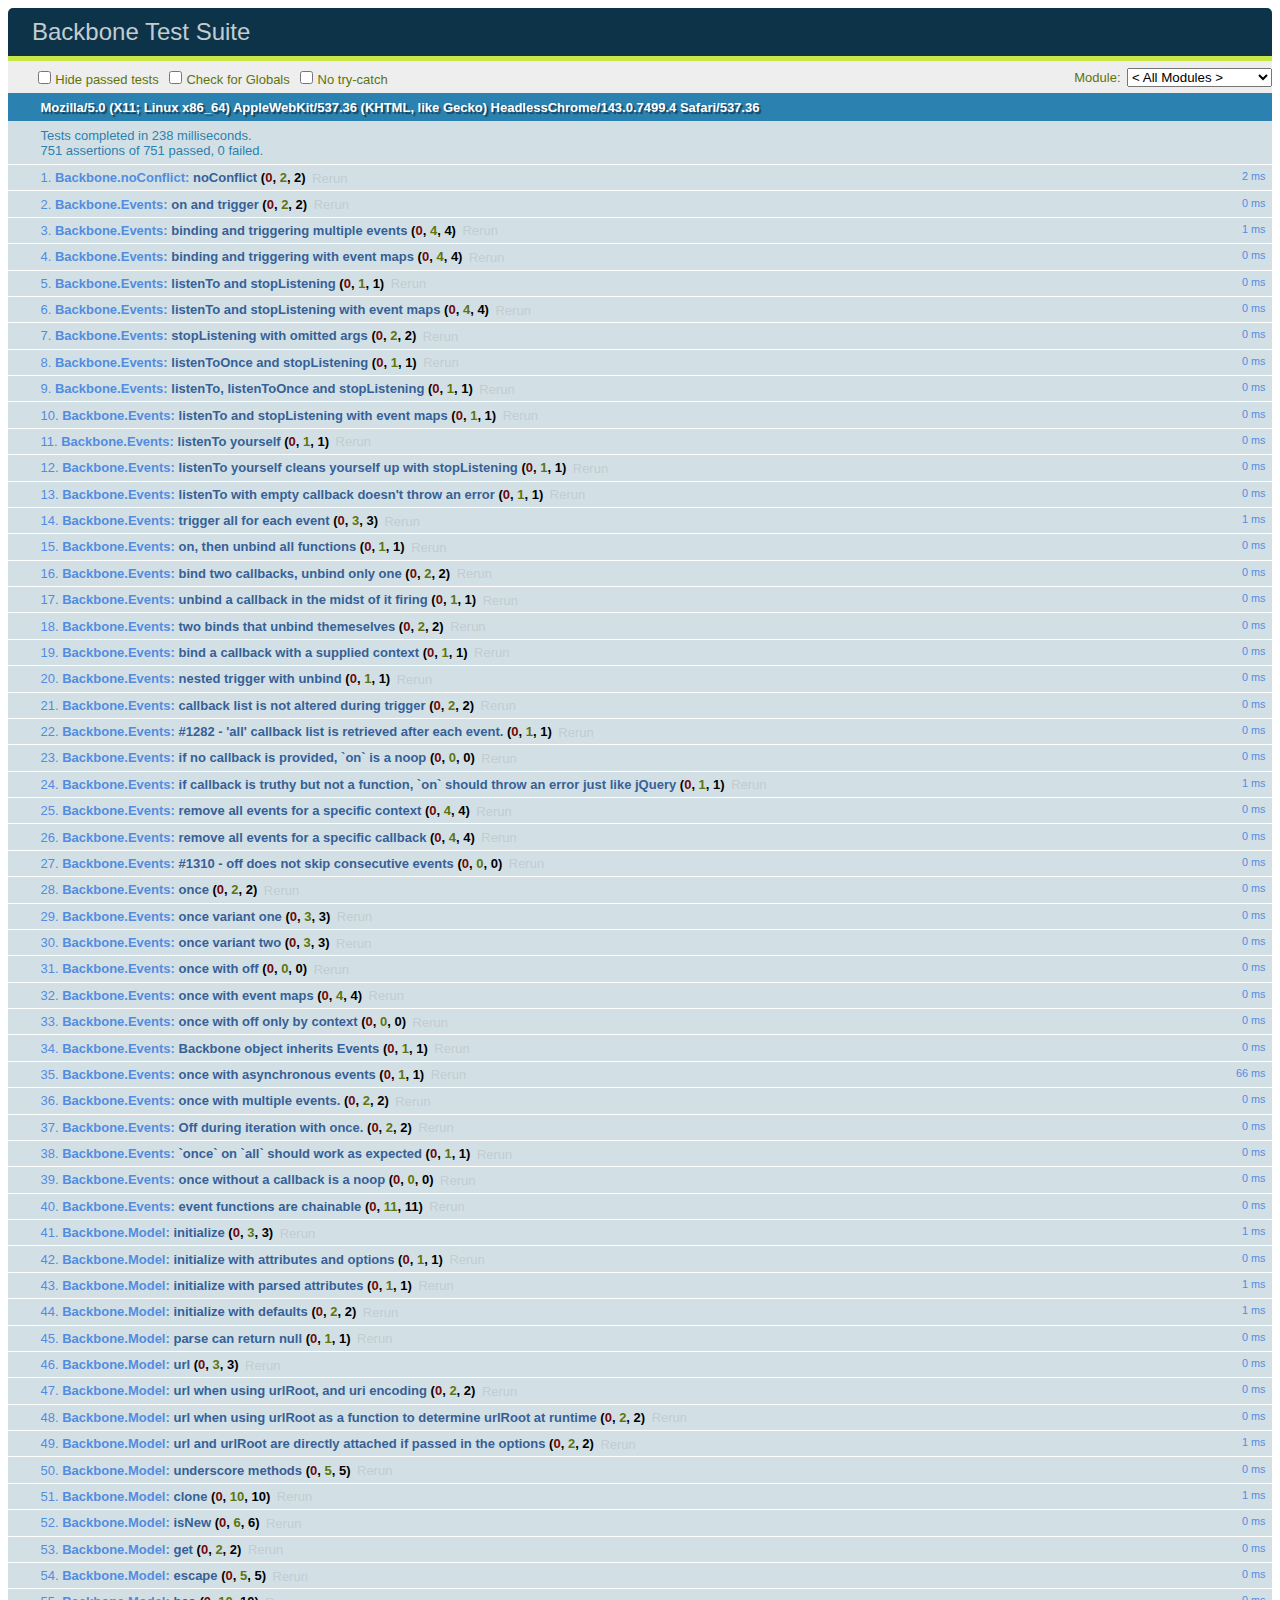
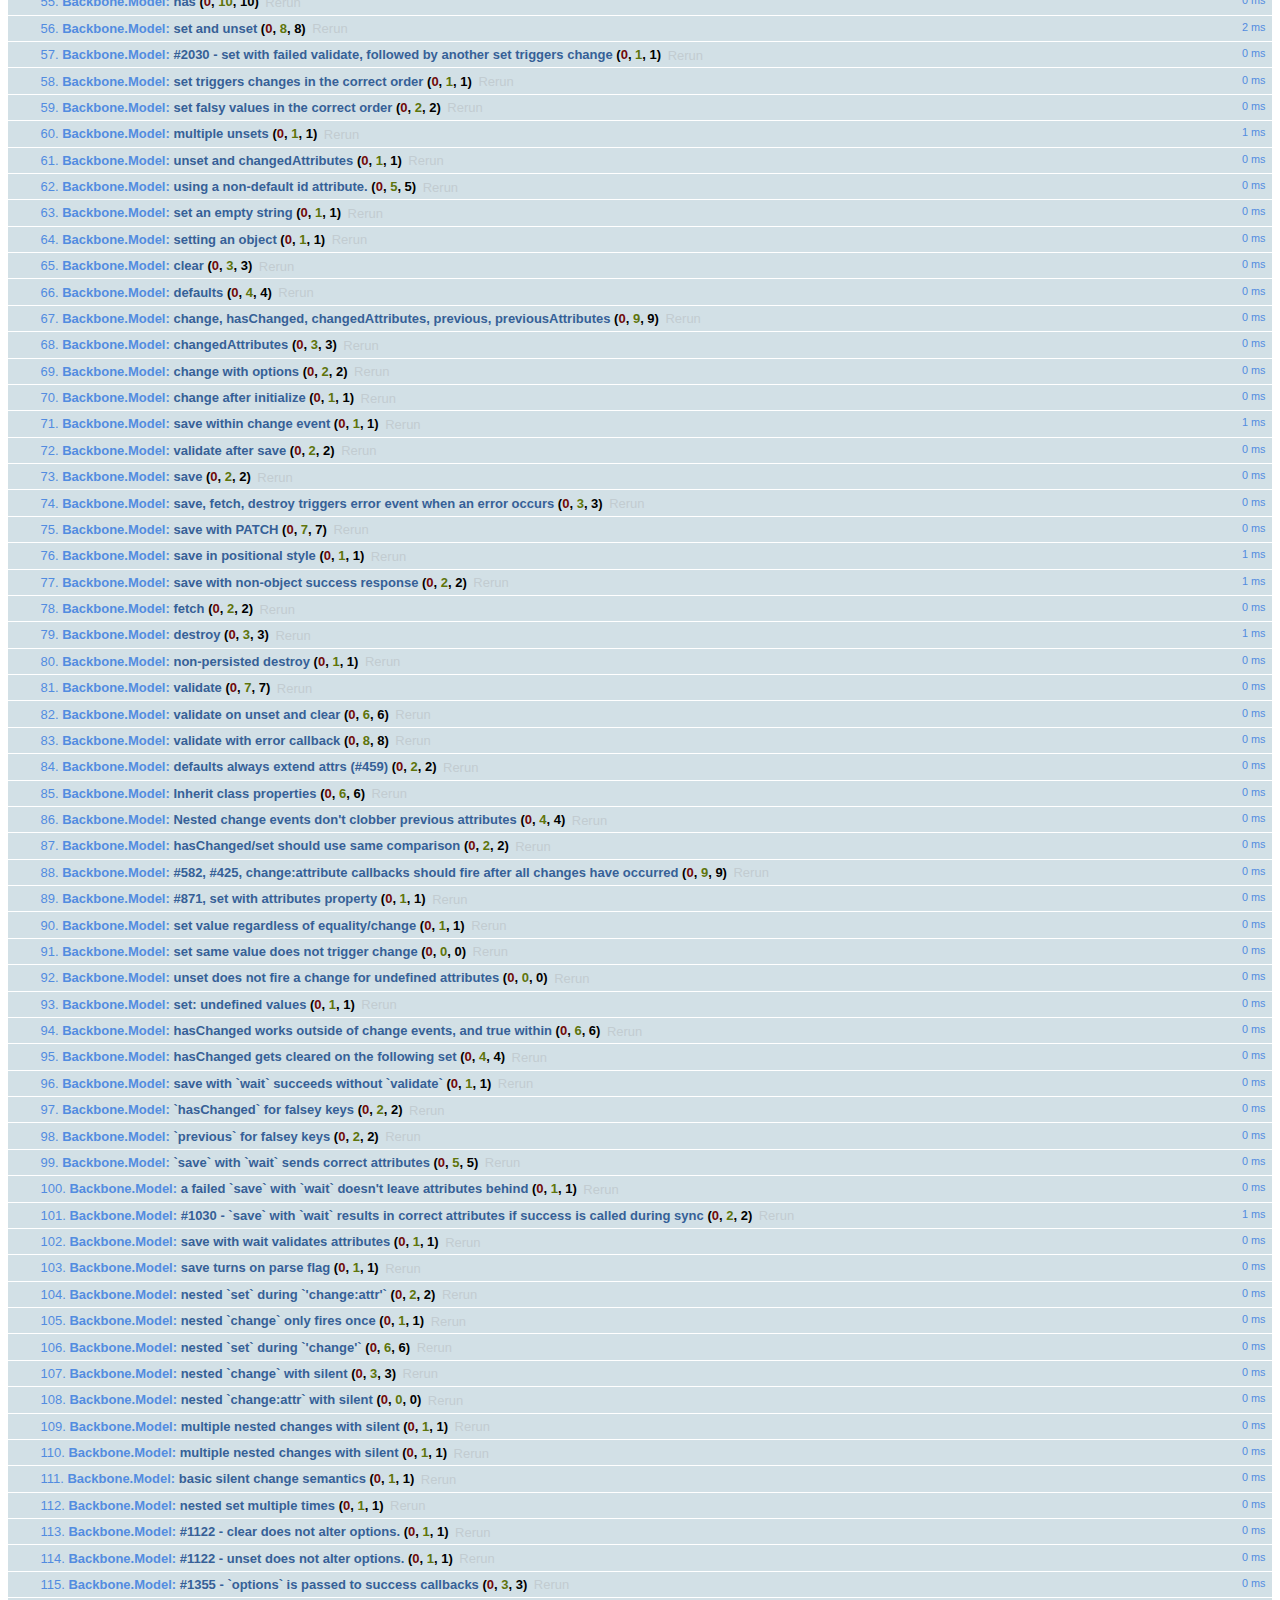
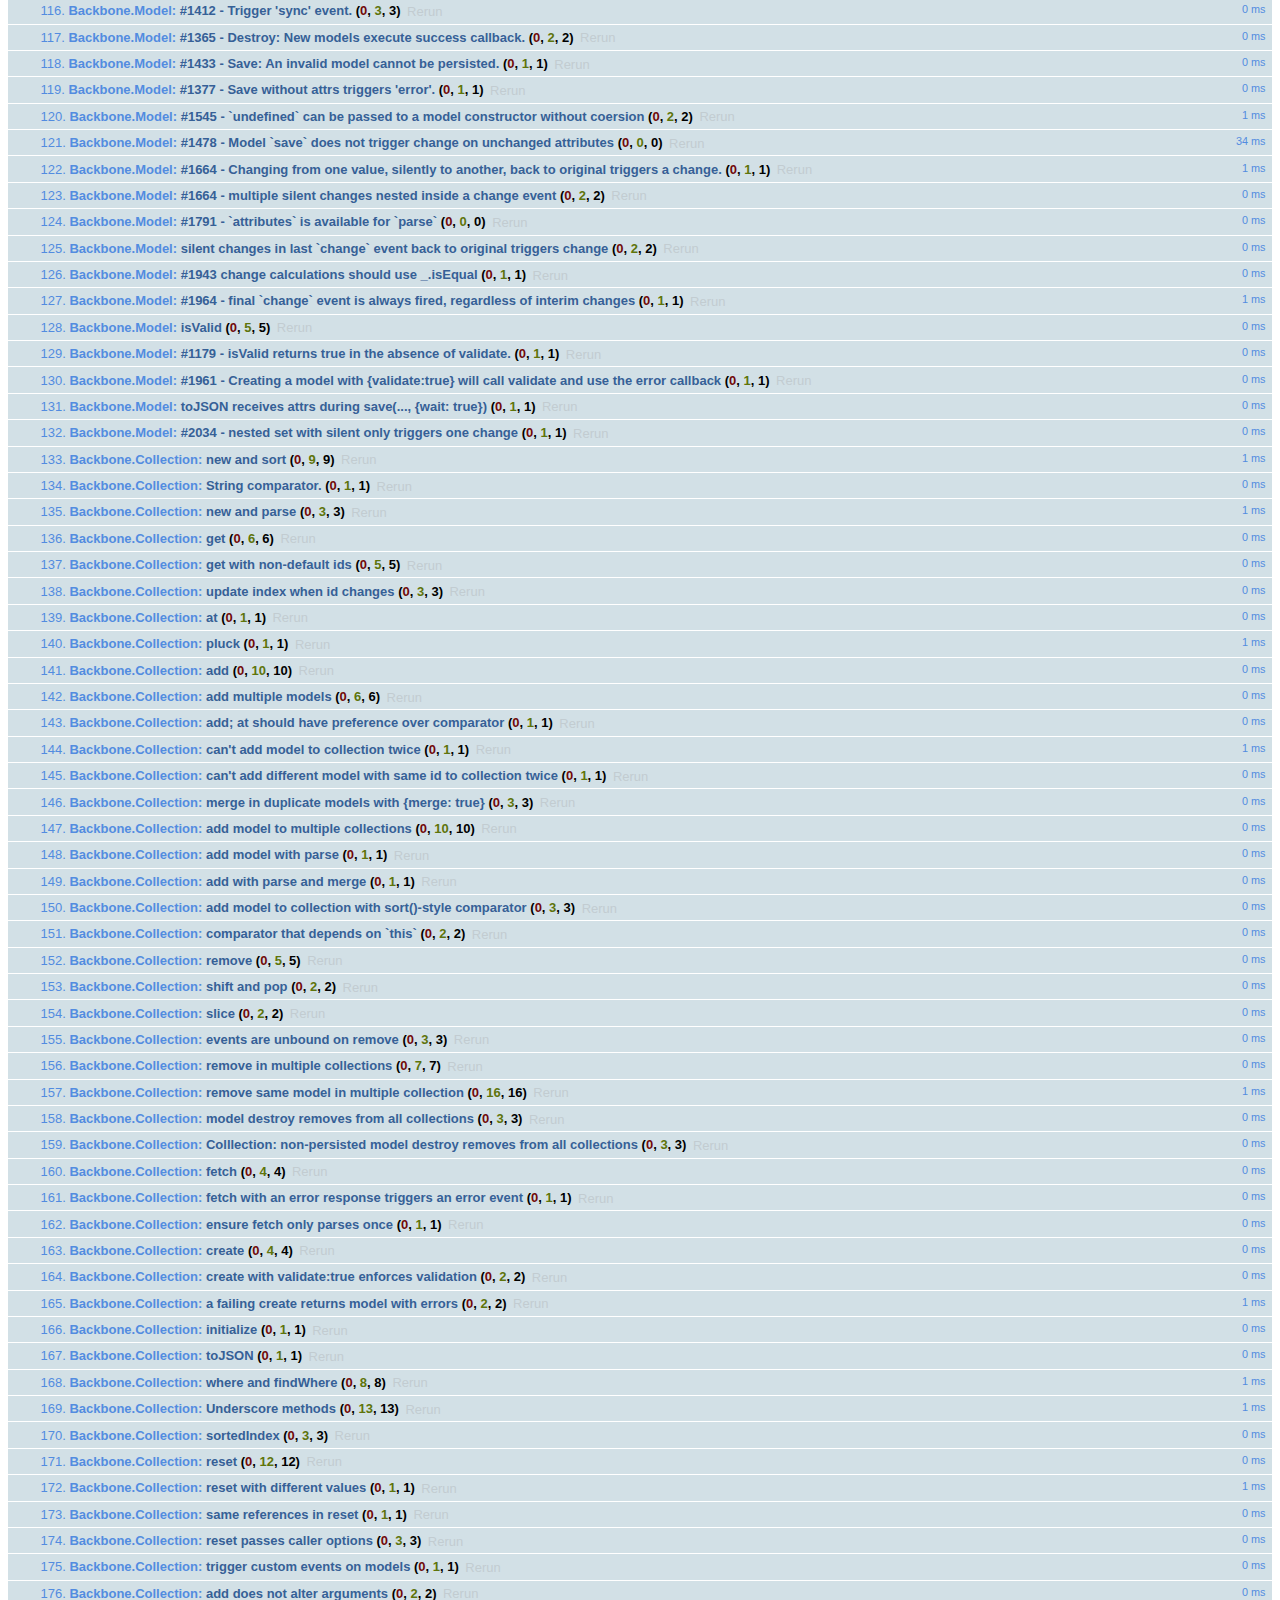
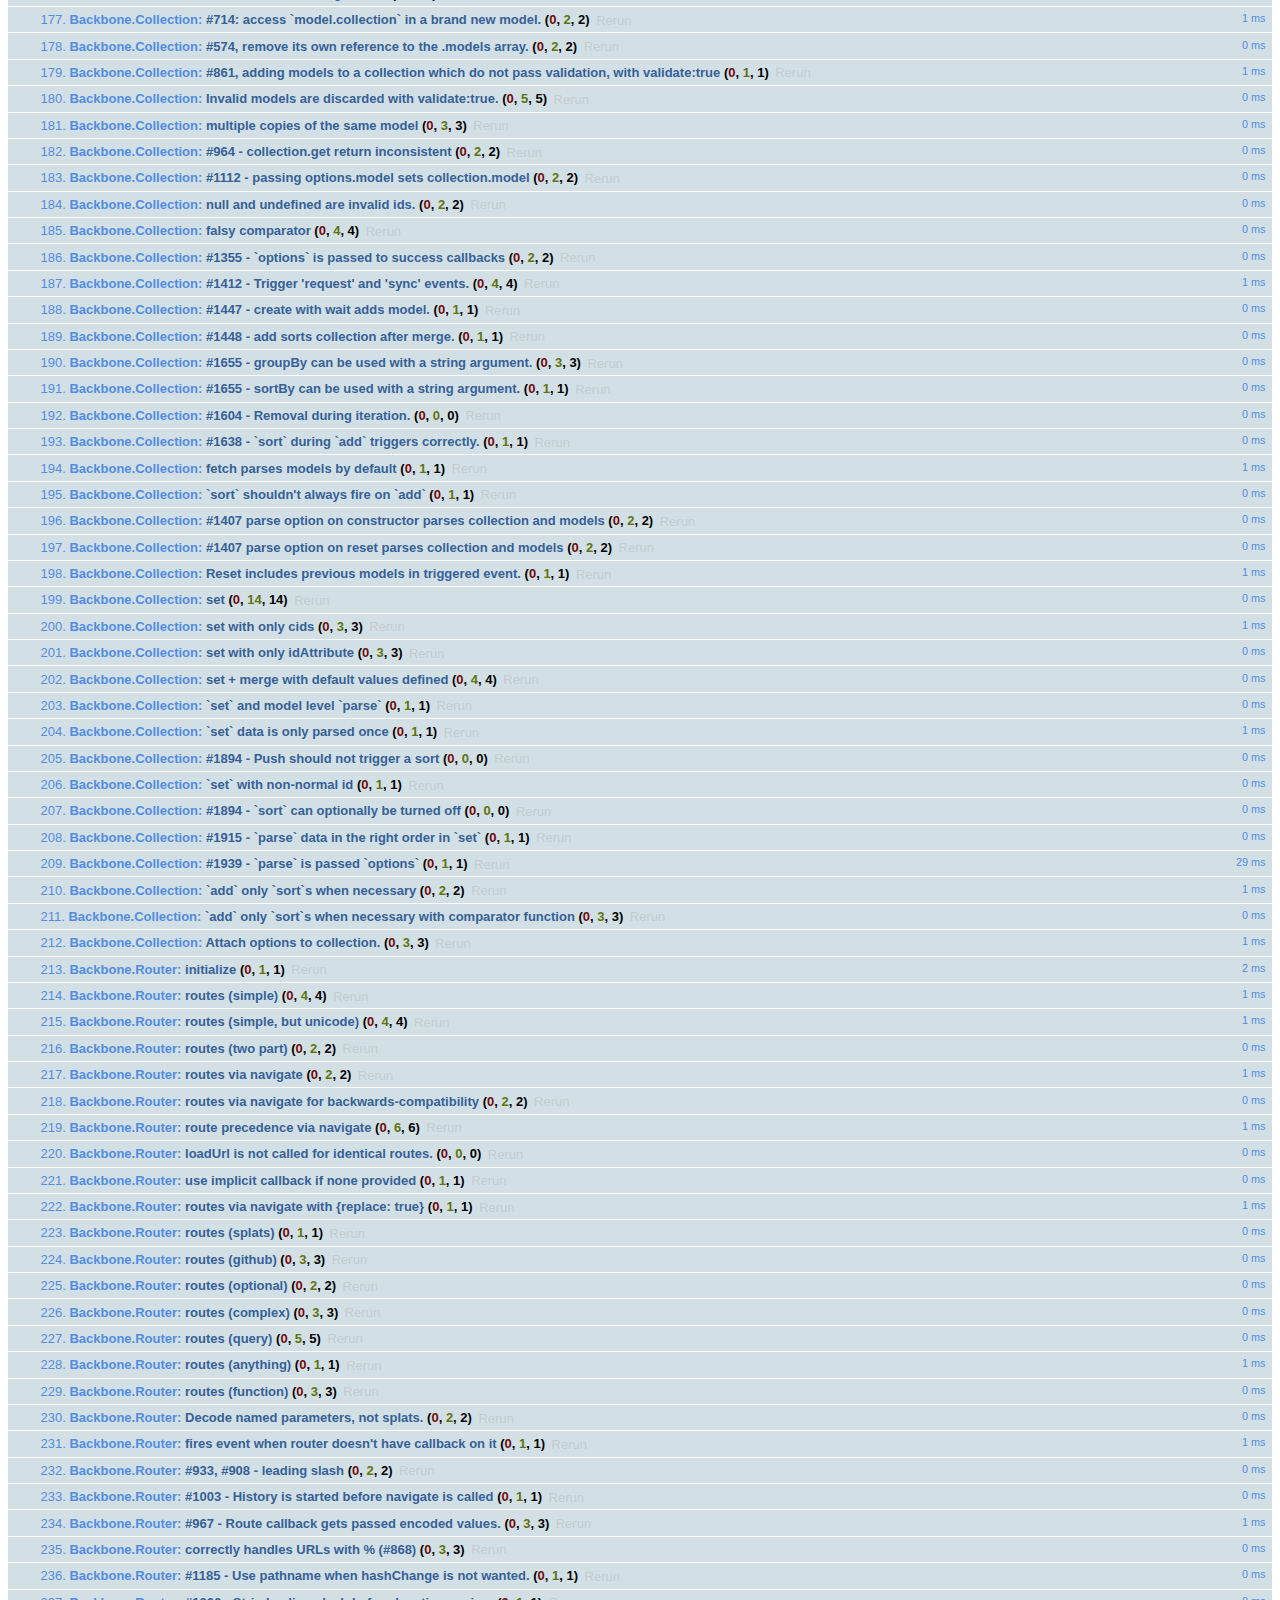
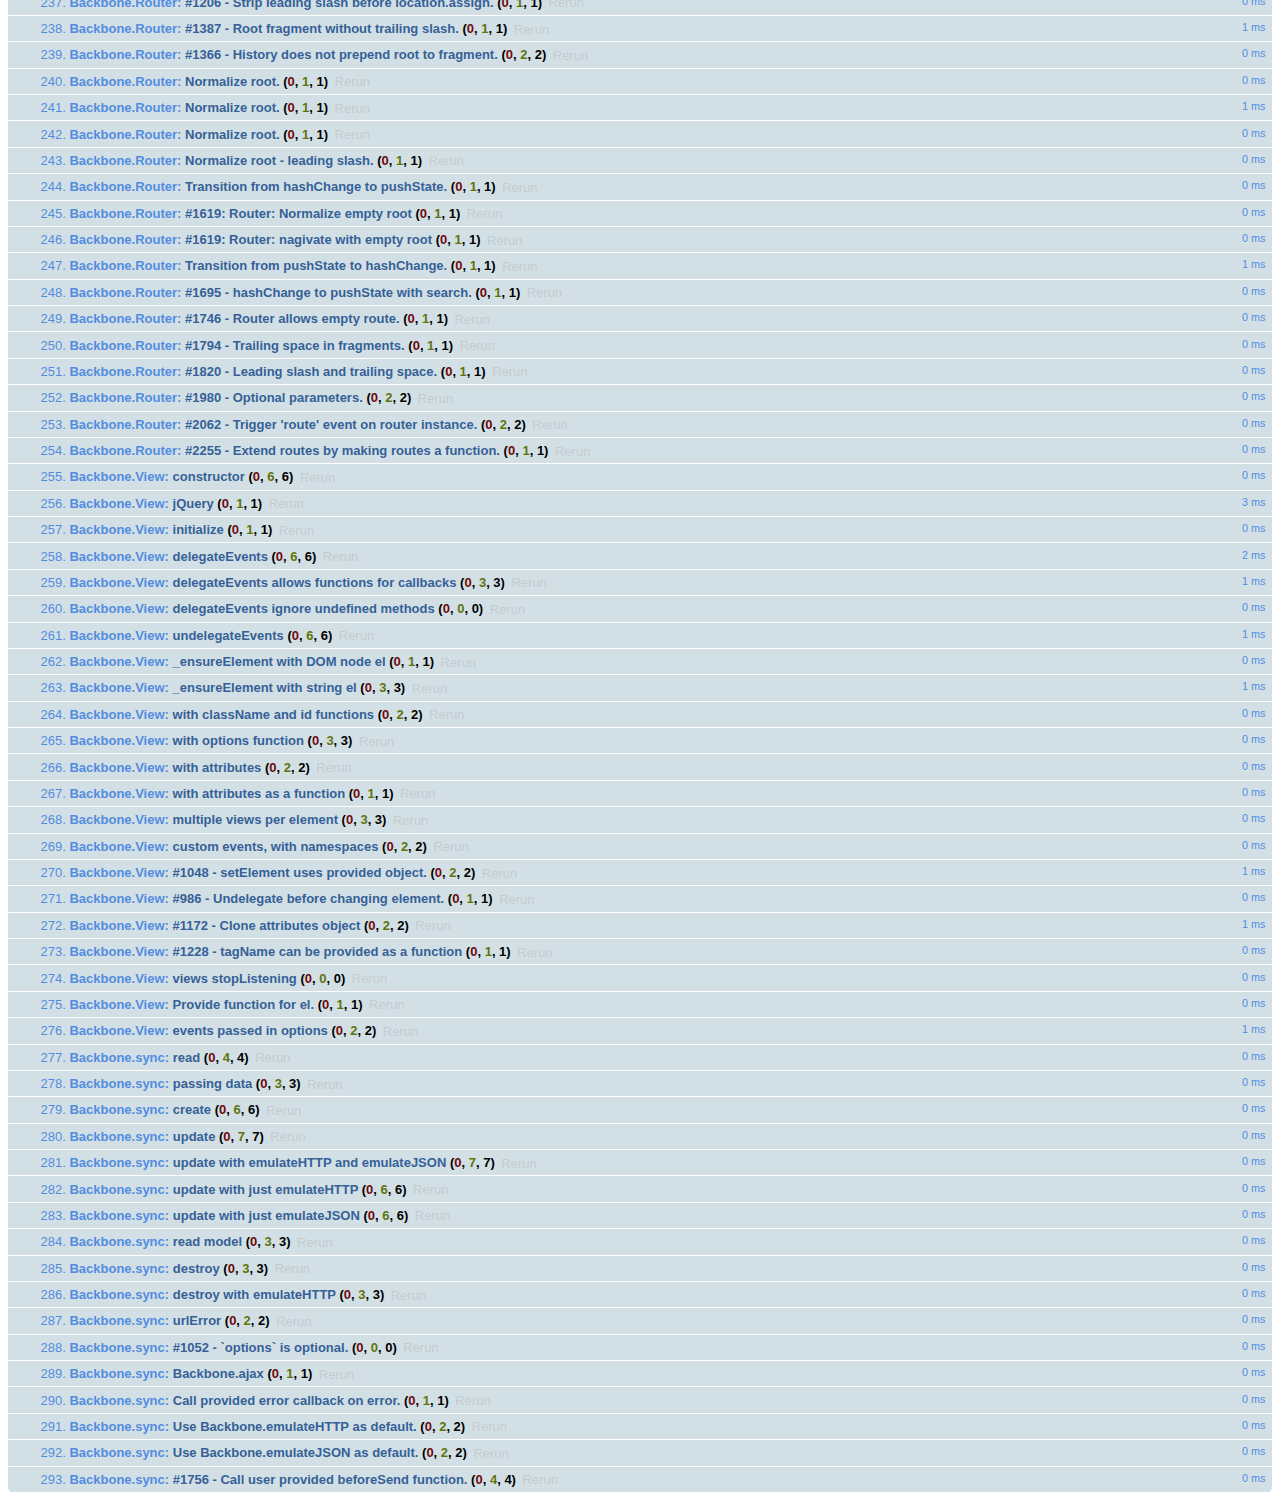
<file: public/js/libs/backbone/test/index.html>
<!doctype html>
<html>
<head>
  <meta charset='utf8'>
  <title>Backbone Test Suite</title>
  <link rel="stylesheet" href="vendor/qunit.css" type="text/css" media="screen">
  <script src="vendor/json2.js"></script>
  <script src="vendor/jquery.js"></script>
  <script src="vendor/qunit.js"></script>
  <script src="vendor/underscore.js"></script>
  <script src="../backbone.js"></script>
  <script src="environment.js"></script>
  <script src="noconflict.js"></script>
  <script src="events.js"></script>
  <script src="model.js"></script>
  <script src="collection.js"></script>
  <script src="router.js"></script>
  <script src="view.js"></script>
  <script src="sync.js"></script>
</head>
<body>
  <div id="qunit"></div>
  <div id="qunit-fixture">
    <div id='testElement'>
      <h1>Test</h1>
    </div>
  </div>
</body>
</html>
</file>
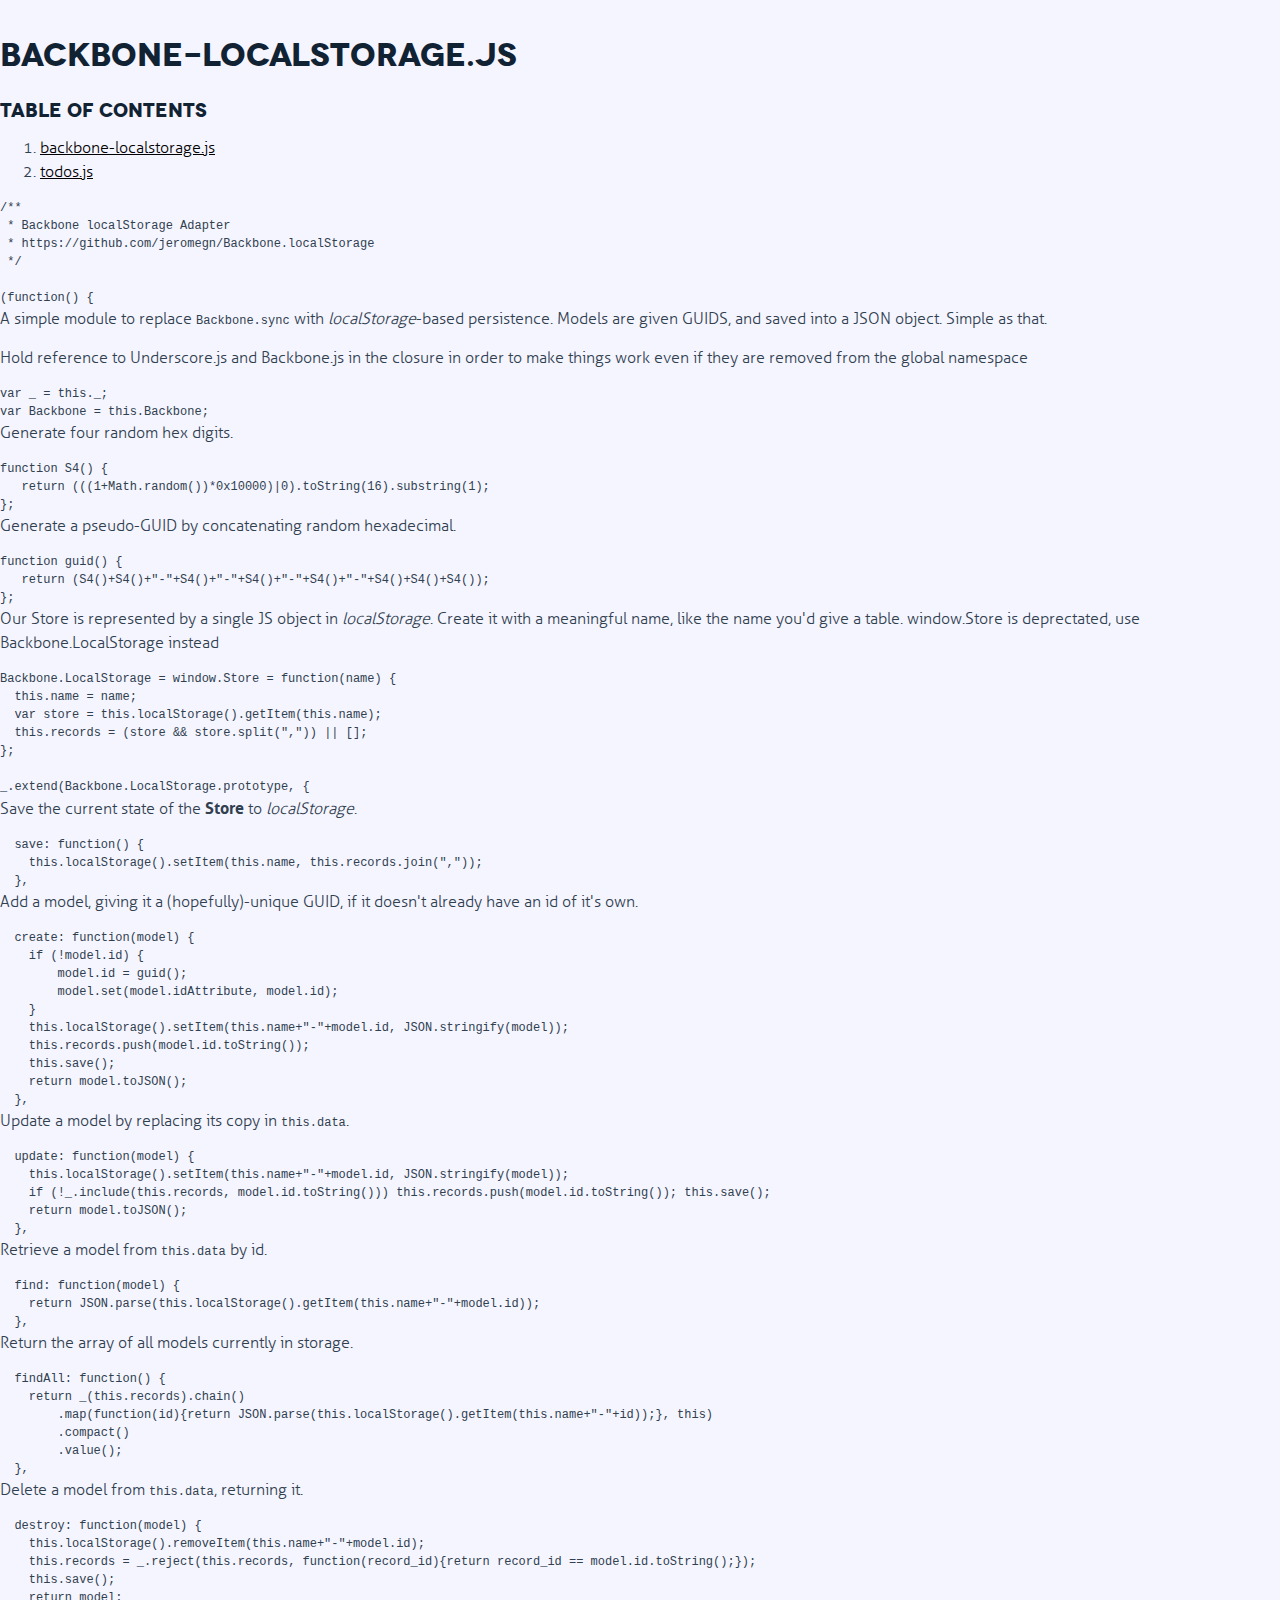
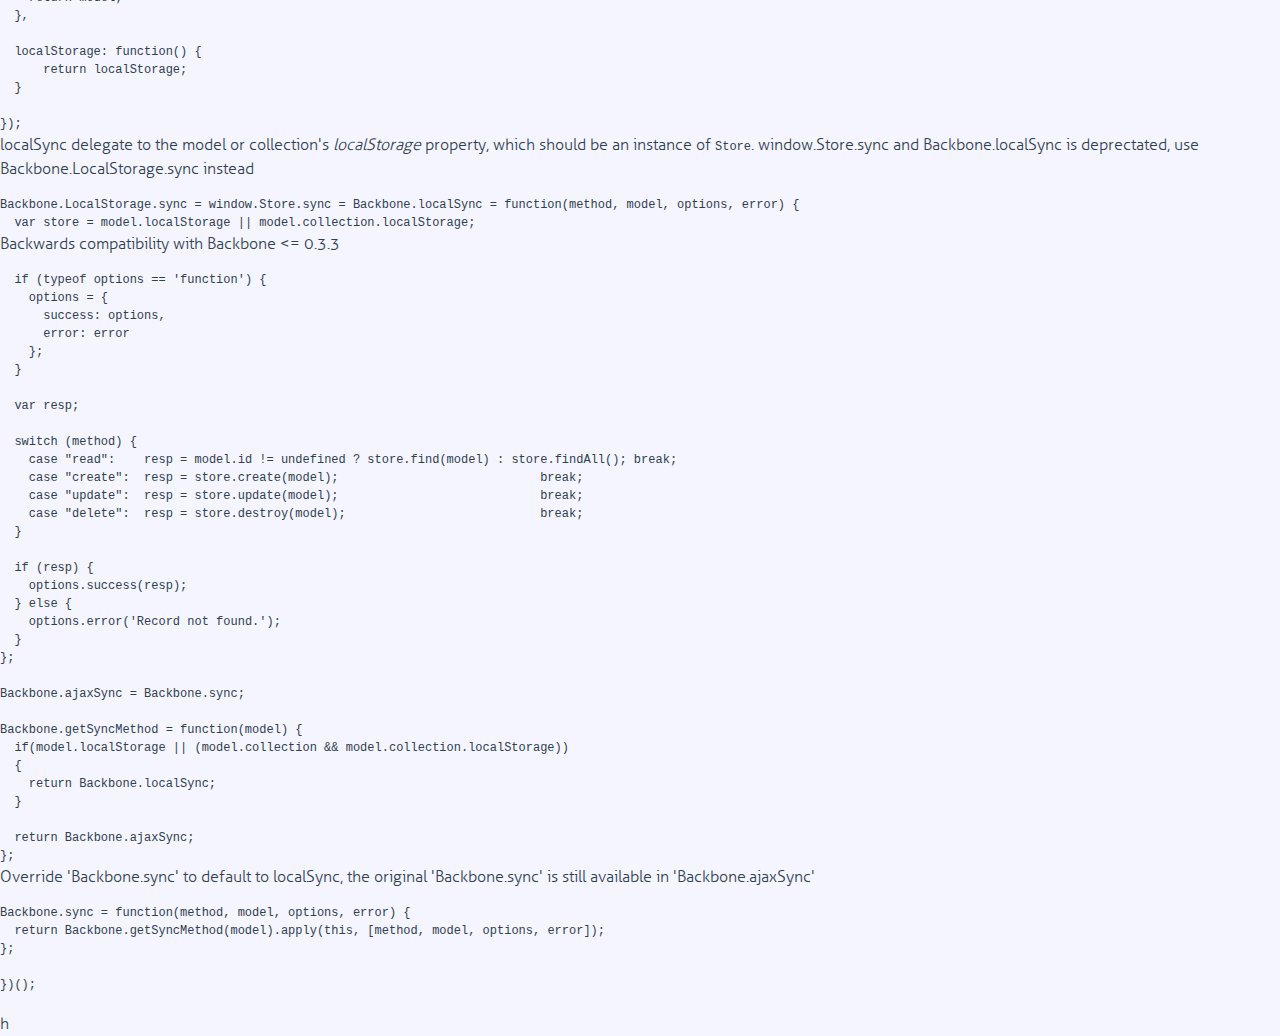
<file: public/js/libs/backbone/docs/backbone-localstorage.html>
<!DOCTYPE html>

<html>
<head>
  <title>backbone-localstorage.js</title>
  <meta http-equiv="content-type" content="text/html; charset=UTF-8">
  <meta name="viewport" content="width=device-width, target-densitydpi=160dpi, initial-scale=1.0; maximum-scale=1.0; user-scalable=0;">
  <link rel="stylesheet" media="all" href="public/stylesheets/normalize.css" />
  <link rel="stylesheet" media="all" href="docco.css" />
</head>
<body>
  <div class="container">
    <div class="page">

      <div class="header">
        
          <h1>backbone-localstorage.js</h1>
        

        
          <div class="toc">
            <h3>Table of Contents</h3>
            <ol>
              
                
                <li>
                  <a class="source" href="backbone-localstorage.html">
                    backbone-localstorage.js
                  </a>
                </li>
              
                
                <li>
                  <a class="source" href="todos.html">
                    todos.js
                  </a>
                </li>
              
            </ol>
          </div>
        
      </div>

      
        
        
        
          <div class="highlight"><pre><span class="cm">/**</span>
<span class="cm"> * Backbone localStorage Adapter</span>
<span class="cm"> * https://github.com/jeromegn/Backbone.localStorage</span>
<span class="cm"> */</span>

<span class="p">(</span><span class="kd">function</span><span class="p">()</span> <span class="p">{</span></pre></div>
        
      
        
        
<p>A simple module to replace <code>Backbone.sync</code> with <em>localStorage</em>-based
persistence. Models are given GUIDS, and saved into a JSON object. Simple
as that.

</p>
<p>Hold reference to Underscore.js and Backbone.js in the closure in order
to make things work even if they are removed from the global namespace

</p>

        
          <div class="highlight"><pre><span class="kd">var</span> <span class="nx">_</span> <span class="o">=</span> <span class="k">this</span><span class="p">.</span><span class="nx">_</span><span class="p">;</span>
<span class="kd">var</span> <span class="nx">Backbone</span> <span class="o">=</span> <span class="k">this</span><span class="p">.</span><span class="nx">Backbone</span><span class="p">;</span></pre></div>
        
      
        
        
<p>Generate four random hex digits.

</p>

        
          <div class="highlight"><pre><span class="kd">function</span> <span class="nx">S4</span><span class="p">()</span> <span class="p">{</span>
   <span class="k">return</span> <span class="p">(((</span><span class="mi">1</span><span class="o">+</span><span class="nb">Math</span><span class="p">.</span><span class="nx">random</span><span class="p">())</span><span class="o">*</span><span class="mh">0x10000</span><span class="p">)</span><span class="o">|</span><span class="mi">0</span><span class="p">).</span><span class="nx">toString</span><span class="p">(</span><span class="mi">16</span><span class="p">).</span><span class="nx">substring</span><span class="p">(</span><span class="mi">1</span><span class="p">);</span>
<span class="p">};</span></pre></div>
        
      
        
        
<p>Generate a pseudo-GUID by concatenating random hexadecimal.

</p>

        
          <div class="highlight"><pre><span class="kd">function</span> <span class="nx">guid</span><span class="p">()</span> <span class="p">{</span>
   <span class="k">return</span> <span class="p">(</span><span class="nx">S4</span><span class="p">()</span><span class="o">+</span><span class="nx">S4</span><span class="p">()</span><span class="o">+</span><span class="s2">&quot;-&quot;</span><span class="o">+</span><span class="nx">S4</span><span class="p">()</span><span class="o">+</span><span class="s2">&quot;-&quot;</span><span class="o">+</span><span class="nx">S4</span><span class="p">()</span><span class="o">+</span><span class="s2">&quot;-&quot;</span><span class="o">+</span><span class="nx">S4</span><span class="p">()</span><span class="o">+</span><span class="s2">&quot;-&quot;</span><span class="o">+</span><span class="nx">S4</span><span class="p">()</span><span class="o">+</span><span class="nx">S4</span><span class="p">()</span><span class="o">+</span><span class="nx">S4</span><span class="p">());</span>
<span class="p">};</span></pre></div>
        
      
        
        
<p>Our Store is represented by a single JS object in <em>localStorage</em>. Create it
with a meaningful name, like the name you&#39;d give a table.
window.Store is deprectated, use Backbone.LocalStorage instead

</p>

        
          <div class="highlight"><pre><span class="nx">Backbone</span><span class="p">.</span><span class="nx">LocalStorage</span> <span class="o">=</span> <span class="nb">window</span><span class="p">.</span><span class="nx">Store</span> <span class="o">=</span> <span class="kd">function</span><span class="p">(</span><span class="nx">name</span><span class="p">)</span> <span class="p">{</span>
  <span class="k">this</span><span class="p">.</span><span class="nx">name</span> <span class="o">=</span> <span class="nx">name</span><span class="p">;</span>
  <span class="kd">var</span> <span class="nx">store</span> <span class="o">=</span> <span class="k">this</span><span class="p">.</span><span class="nx">localStorage</span><span class="p">().</span><span class="nx">getItem</span><span class="p">(</span><span class="k">this</span><span class="p">.</span><span class="nx">name</span><span class="p">);</span>
  <span class="k">this</span><span class="p">.</span><span class="nx">records</span> <span class="o">=</span> <span class="p">(</span><span class="nx">store</span> <span class="o">&amp;&amp;</span> <span class="nx">store</span><span class="p">.</span><span class="nx">split</span><span class="p">(</span><span class="s2">&quot;,&quot;</span><span class="p">))</span> <span class="o">||</span> <span class="p">[];</span>
<span class="p">};</span>

<span class="nx">_</span><span class="p">.</span><span class="nx">extend</span><span class="p">(</span><span class="nx">Backbone</span><span class="p">.</span><span class="nx">LocalStorage</span><span class="p">.</span><span class="nx">prototype</span><span class="p">,</span> <span class="p">{</span></pre></div>
        
      
        
        
<p>Save the current state of the <strong>Store</strong> to <em>localStorage</em>.

</p>

        
          <div class="highlight"><pre>  <span class="nx">save</span><span class="o">:</span> <span class="kd">function</span><span class="p">()</span> <span class="p">{</span>
    <span class="k">this</span><span class="p">.</span><span class="nx">localStorage</span><span class="p">().</span><span class="nx">setItem</span><span class="p">(</span><span class="k">this</span><span class="p">.</span><span class="nx">name</span><span class="p">,</span> <span class="k">this</span><span class="p">.</span><span class="nx">records</span><span class="p">.</span><span class="nx">join</span><span class="p">(</span><span class="s2">&quot;,&quot;</span><span class="p">));</span>
  <span class="p">},</span></pre></div>
        
      
        
        
<p>Add a model, giving it a (hopefully)-unique GUID, if it doesn&#39;t already
have an id of it&#39;s own.

</p>

        
          <div class="highlight"><pre>  <span class="nx">create</span><span class="o">:</span> <span class="kd">function</span><span class="p">(</span><span class="nx">model</span><span class="p">)</span> <span class="p">{</span>
    <span class="k">if</span> <span class="p">(</span><span class="o">!</span><span class="nx">model</span><span class="p">.</span><span class="nx">id</span><span class="p">)</span> <span class="p">{</span>
        <span class="nx">model</span><span class="p">.</span><span class="nx">id</span> <span class="o">=</span> <span class="nx">guid</span><span class="p">();</span>
        <span class="nx">model</span><span class="p">.</span><span class="nx">set</span><span class="p">(</span><span class="nx">model</span><span class="p">.</span><span class="nx">idAttribute</span><span class="p">,</span> <span class="nx">model</span><span class="p">.</span><span class="nx">id</span><span class="p">);</span>
    <span class="p">}</span>
    <span class="k">this</span><span class="p">.</span><span class="nx">localStorage</span><span class="p">().</span><span class="nx">setItem</span><span class="p">(</span><span class="k">this</span><span class="p">.</span><span class="nx">name</span><span class="o">+</span><span class="s2">&quot;-&quot;</span><span class="o">+</span><span class="nx">model</span><span class="p">.</span><span class="nx">id</span><span class="p">,</span> <span class="nx">JSON</span><span class="p">.</span><span class="nx">stringify</span><span class="p">(</span><span class="nx">model</span><span class="p">));</span>
    <span class="k">this</span><span class="p">.</span><span class="nx">records</span><span class="p">.</span><span class="nx">push</span><span class="p">(</span><span class="nx">model</span><span class="p">.</span><span class="nx">id</span><span class="p">.</span><span class="nx">toString</span><span class="p">());</span>
    <span class="k">this</span><span class="p">.</span><span class="nx">save</span><span class="p">();</span>
    <span class="k">return</span> <span class="nx">model</span><span class="p">.</span><span class="nx">toJSON</span><span class="p">();</span>
  <span class="p">},</span></pre></div>
        
      
        
        
<p>Update a model by replacing its copy in <code>this.data</code>.

</p>

        
          <div class="highlight"><pre>  <span class="nx">update</span><span class="o">:</span> <span class="kd">function</span><span class="p">(</span><span class="nx">model</span><span class="p">)</span> <span class="p">{</span>
    <span class="k">this</span><span class="p">.</span><span class="nx">localStorage</span><span class="p">().</span><span class="nx">setItem</span><span class="p">(</span><span class="k">this</span><span class="p">.</span><span class="nx">name</span><span class="o">+</span><span class="s2">&quot;-&quot;</span><span class="o">+</span><span class="nx">model</span><span class="p">.</span><span class="nx">id</span><span class="p">,</span> <span class="nx">JSON</span><span class="p">.</span><span class="nx">stringify</span><span class="p">(</span><span class="nx">model</span><span class="p">));</span>
    <span class="k">if</span> <span class="p">(</span><span class="o">!</span><span class="nx">_</span><span class="p">.</span><span class="nx">include</span><span class="p">(</span><span class="k">this</span><span class="p">.</span><span class="nx">records</span><span class="p">,</span> <span class="nx">model</span><span class="p">.</span><span class="nx">id</span><span class="p">.</span><span class="nx">toString</span><span class="p">()))</span> <span class="k">this</span><span class="p">.</span><span class="nx">records</span><span class="p">.</span><span class="nx">push</span><span class="p">(</span><span class="nx">model</span><span class="p">.</span><span class="nx">id</span><span class="p">.</span><span class="nx">toString</span><span class="p">());</span> <span class="k">this</span><span class="p">.</span><span class="nx">save</span><span class="p">();</span>
    <span class="k">return</span> <span class="nx">model</span><span class="p">.</span><span class="nx">toJSON</span><span class="p">();</span>
  <span class="p">},</span></pre></div>
        
      
        
        
<p>Retrieve a model from <code>this.data</code> by id.

</p>

        
          <div class="highlight"><pre>  <span class="nx">find</span><span class="o">:</span> <span class="kd">function</span><span class="p">(</span><span class="nx">model</span><span class="p">)</span> <span class="p">{</span>
    <span class="k">return</span> <span class="nx">JSON</span><span class="p">.</span><span class="nx">parse</span><span class="p">(</span><span class="k">this</span><span class="p">.</span><span class="nx">localStorage</span><span class="p">().</span><span class="nx">getItem</span><span class="p">(</span><span class="k">this</span><span class="p">.</span><span class="nx">name</span><span class="o">+</span><span class="s2">&quot;-&quot;</span><span class="o">+</span><span class="nx">model</span><span class="p">.</span><span class="nx">id</span><span class="p">));</span>
  <span class="p">},</span></pre></div>
        
      
        
        
<p>Return the array of all models currently in storage.

</p>

        
          <div class="highlight"><pre>  <span class="nx">findAll</span><span class="o">:</span> <span class="kd">function</span><span class="p">()</span> <span class="p">{</span>
    <span class="k">return</span> <span class="nx">_</span><span class="p">(</span><span class="k">this</span><span class="p">.</span><span class="nx">records</span><span class="p">).</span><span class="nx">chain</span><span class="p">()</span>
        <span class="p">.</span><span class="nx">map</span><span class="p">(</span><span class="kd">function</span><span class="p">(</span><span class="nx">id</span><span class="p">){</span><span class="k">return</span> <span class="nx">JSON</span><span class="p">.</span><span class="nx">parse</span><span class="p">(</span><span class="k">this</span><span class="p">.</span><span class="nx">localStorage</span><span class="p">().</span><span class="nx">getItem</span><span class="p">(</span><span class="k">this</span><span class="p">.</span><span class="nx">name</span><span class="o">+</span><span class="s2">&quot;-&quot;</span><span class="o">+</span><span class="nx">id</span><span class="p">));},</span> <span class="k">this</span><span class="p">)</span>
        <span class="p">.</span><span class="nx">compact</span><span class="p">()</span>
        <span class="p">.</span><span class="nx">value</span><span class="p">();</span>
  <span class="p">},</span></pre></div>
        
      
        
        
<p>Delete a model from <code>this.data</code>, returning it.

</p>

        
          <div class="highlight"><pre>  <span class="nx">destroy</span><span class="o">:</span> <span class="kd">function</span><span class="p">(</span><span class="nx">model</span><span class="p">)</span> <span class="p">{</span>
    <span class="k">this</span><span class="p">.</span><span class="nx">localStorage</span><span class="p">().</span><span class="nx">removeItem</span><span class="p">(</span><span class="k">this</span><span class="p">.</span><span class="nx">name</span><span class="o">+</span><span class="s2">&quot;-&quot;</span><span class="o">+</span><span class="nx">model</span><span class="p">.</span><span class="nx">id</span><span class="p">);</span>
    <span class="k">this</span><span class="p">.</span><span class="nx">records</span> <span class="o">=</span> <span class="nx">_</span><span class="p">.</span><span class="nx">reject</span><span class="p">(</span><span class="k">this</span><span class="p">.</span><span class="nx">records</span><span class="p">,</span> <span class="kd">function</span><span class="p">(</span><span class="nx">record_id</span><span class="p">){</span><span class="k">return</span> <span class="nx">record_id</span> <span class="o">==</span> <span class="nx">model</span><span class="p">.</span><span class="nx">id</span><span class="p">.</span><span class="nx">toString</span><span class="p">();});</span>
    <span class="k">this</span><span class="p">.</span><span class="nx">save</span><span class="p">();</span>
    <span class="k">return</span> <span class="nx">model</span><span class="p">;</span>
  <span class="p">},</span>

  <span class="nx">localStorage</span><span class="o">:</span> <span class="kd">function</span><span class="p">()</span> <span class="p">{</span>
      <span class="k">return</span> <span class="nx">localStorage</span><span class="p">;</span>
  <span class="p">}</span>

<span class="p">});</span></pre></div>
        
      
        
        
<p>localSync delegate to the model or collection&#39;s
<em>localStorage</em> property, which should be an instance of <code>Store</code>.
window.Store.sync and Backbone.localSync is deprectated, use Backbone.LocalStorage.sync instead

</p>

        
          <div class="highlight"><pre><span class="nx">Backbone</span><span class="p">.</span><span class="nx">LocalStorage</span><span class="p">.</span><span class="nx">sync</span> <span class="o">=</span> <span class="nb">window</span><span class="p">.</span><span class="nx">Store</span><span class="p">.</span><span class="nx">sync</span> <span class="o">=</span> <span class="nx">Backbone</span><span class="p">.</span><span class="nx">localSync</span> <span class="o">=</span> <span class="kd">function</span><span class="p">(</span><span class="nx">method</span><span class="p">,</span> <span class="nx">model</span><span class="p">,</span> <span class="nx">options</span><span class="p">,</span> <span class="nx">error</span><span class="p">)</span> <span class="p">{</span>
  <span class="kd">var</span> <span class="nx">store</span> <span class="o">=</span> <span class="nx">model</span><span class="p">.</span><span class="nx">localStorage</span> <span class="o">||</span> <span class="nx">model</span><span class="p">.</span><span class="nx">collection</span><span class="p">.</span><span class="nx">localStorage</span><span class="p">;</span></pre></div>
        
      
        
        
<p>Backwards compatibility with Backbone &lt;= 0.3.3

</p>

        
          <div class="highlight"><pre>  <span class="k">if</span> <span class="p">(</span><span class="k">typeof</span> <span class="nx">options</span> <span class="o">==</span> <span class="s1">&#39;function&#39;</span><span class="p">)</span> <span class="p">{</span>
    <span class="nx">options</span> <span class="o">=</span> <span class="p">{</span>
      <span class="nx">success</span><span class="o">:</span> <span class="nx">options</span><span class="p">,</span>
      <span class="nx">error</span><span class="o">:</span> <span class="nx">error</span>
    <span class="p">};</span>
  <span class="p">}</span>

  <span class="kd">var</span> <span class="nx">resp</span><span class="p">;</span>

  <span class="k">switch</span> <span class="p">(</span><span class="nx">method</span><span class="p">)</span> <span class="p">{</span>
    <span class="k">case</span> <span class="s2">&quot;read&quot;</span><span class="o">:</span>    <span class="nx">resp</span> <span class="o">=</span> <span class="nx">model</span><span class="p">.</span><span class="nx">id</span> <span class="o">!=</span> <span class="kc">undefined</span> <span class="o">?</span> <span class="nx">store</span><span class="p">.</span><span class="nx">find</span><span class="p">(</span><span class="nx">model</span><span class="p">)</span> <span class="o">:</span> <span class="nx">store</span><span class="p">.</span><span class="nx">findAll</span><span class="p">();</span> <span class="k">break</span><span class="p">;</span>
    <span class="k">case</span> <span class="s2">&quot;create&quot;</span><span class="o">:</span>  <span class="nx">resp</span> <span class="o">=</span> <span class="nx">store</span><span class="p">.</span><span class="nx">create</span><span class="p">(</span><span class="nx">model</span><span class="p">);</span>                            <span class="k">break</span><span class="p">;</span>
    <span class="k">case</span> <span class="s2">&quot;update&quot;</span><span class="o">:</span>  <span class="nx">resp</span> <span class="o">=</span> <span class="nx">store</span><span class="p">.</span><span class="nx">update</span><span class="p">(</span><span class="nx">model</span><span class="p">);</span>                            <span class="k">break</span><span class="p">;</span>
    <span class="k">case</span> <span class="s2">&quot;delete&quot;</span><span class="o">:</span>  <span class="nx">resp</span> <span class="o">=</span> <span class="nx">store</span><span class="p">.</span><span class="nx">destroy</span><span class="p">(</span><span class="nx">model</span><span class="p">);</span>                           <span class="k">break</span><span class="p">;</span>
  <span class="p">}</span>

  <span class="k">if</span> <span class="p">(</span><span class="nx">resp</span><span class="p">)</span> <span class="p">{</span>
    <span class="nx">options</span><span class="p">.</span><span class="nx">success</span><span class="p">(</span><span class="nx">resp</span><span class="p">);</span>
  <span class="p">}</span> <span class="k">else</span> <span class="p">{</span>
    <span class="nx">options</span><span class="p">.</span><span class="nx">error</span><span class="p">(</span><span class="s1">&#39;Record not found.&#39;</span><span class="p">);</span>
  <span class="p">}</span>
<span class="p">};</span>

<span class="nx">Backbone</span><span class="p">.</span><span class="nx">ajaxSync</span> <span class="o">=</span> <span class="nx">Backbone</span><span class="p">.</span><span class="nx">sync</span><span class="p">;</span>

<span class="nx">Backbone</span><span class="p">.</span><span class="nx">getSyncMethod</span> <span class="o">=</span> <span class="kd">function</span><span class="p">(</span><span class="nx">model</span><span class="p">)</span> <span class="p">{</span>
  <span class="k">if</span><span class="p">(</span><span class="nx">model</span><span class="p">.</span><span class="nx">localStorage</span> <span class="o">||</span> <span class="p">(</span><span class="nx">model</span><span class="p">.</span><span class="nx">collection</span> <span class="o">&amp;&amp;</span> <span class="nx">model</span><span class="p">.</span><span class="nx">collection</span><span class="p">.</span><span class="nx">localStorage</span><span class="p">))</span>
  <span class="p">{</span>
    <span class="k">return</span> <span class="nx">Backbone</span><span class="p">.</span><span class="nx">localSync</span><span class="p">;</span>
  <span class="p">}</span>

  <span class="k">return</span> <span class="nx">Backbone</span><span class="p">.</span><span class="nx">ajaxSync</span><span class="p">;</span>
<span class="p">};</span></pre></div>
        
      
        
        
<p>Override &#39;Backbone.sync&#39; to default to localSync,
the original &#39;Backbone.sync&#39; is still available in &#39;Backbone.ajaxSync&#39;
</p>

        
          <div class="highlight"><pre><span class="nx">Backbone</span><span class="p">.</span><span class="nx">sync</span> <span class="o">=</span> <span class="kd">function</span><span class="p">(</span><span class="nx">method</span><span class="p">,</span> <span class="nx">model</span><span class="p">,</span> <span class="nx">options</span><span class="p">,</span> <span class="nx">error</span><span class="p">)</span> <span class="p">{</span>
  <span class="k">return</span> <span class="nx">Backbone</span><span class="p">.</span><span class="nx">getSyncMethod</span><span class="p">(</span><span class="nx">model</span><span class="p">).</span><span class="nx">apply</span><span class="p">(</span><span class="k">this</span><span class="p">,</span> <span class="p">[</span><span class="nx">method</span><span class="p">,</span> <span class="nx">model</span><span class="p">,</span> <span class="nx">options</span><span class="p">,</span> <span class="nx">error</span><span class="p">]);</span>
<span class="p">};</span>

<span class="p">})();</span>

</pre></div>
        
      
      <div class="fleur">h</div>
    </div>
  </div>
</body>
</html>
</file>
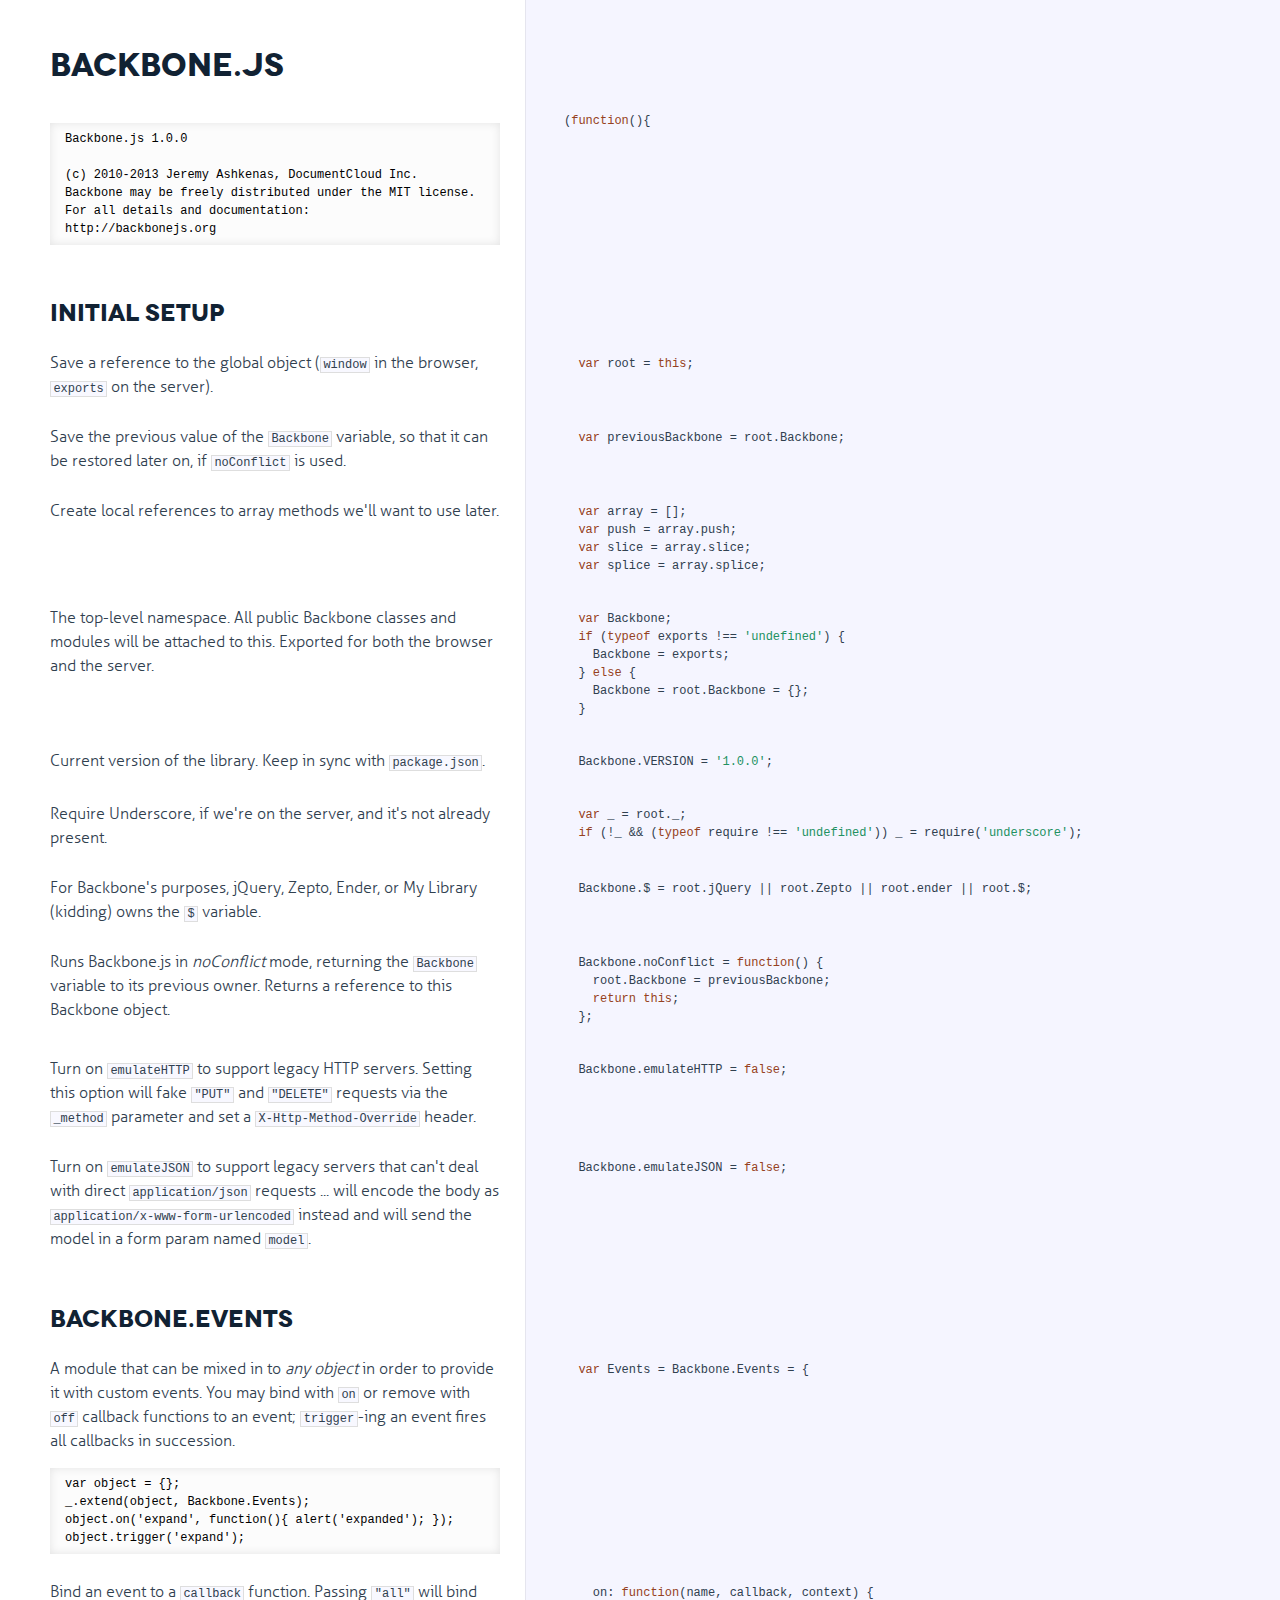
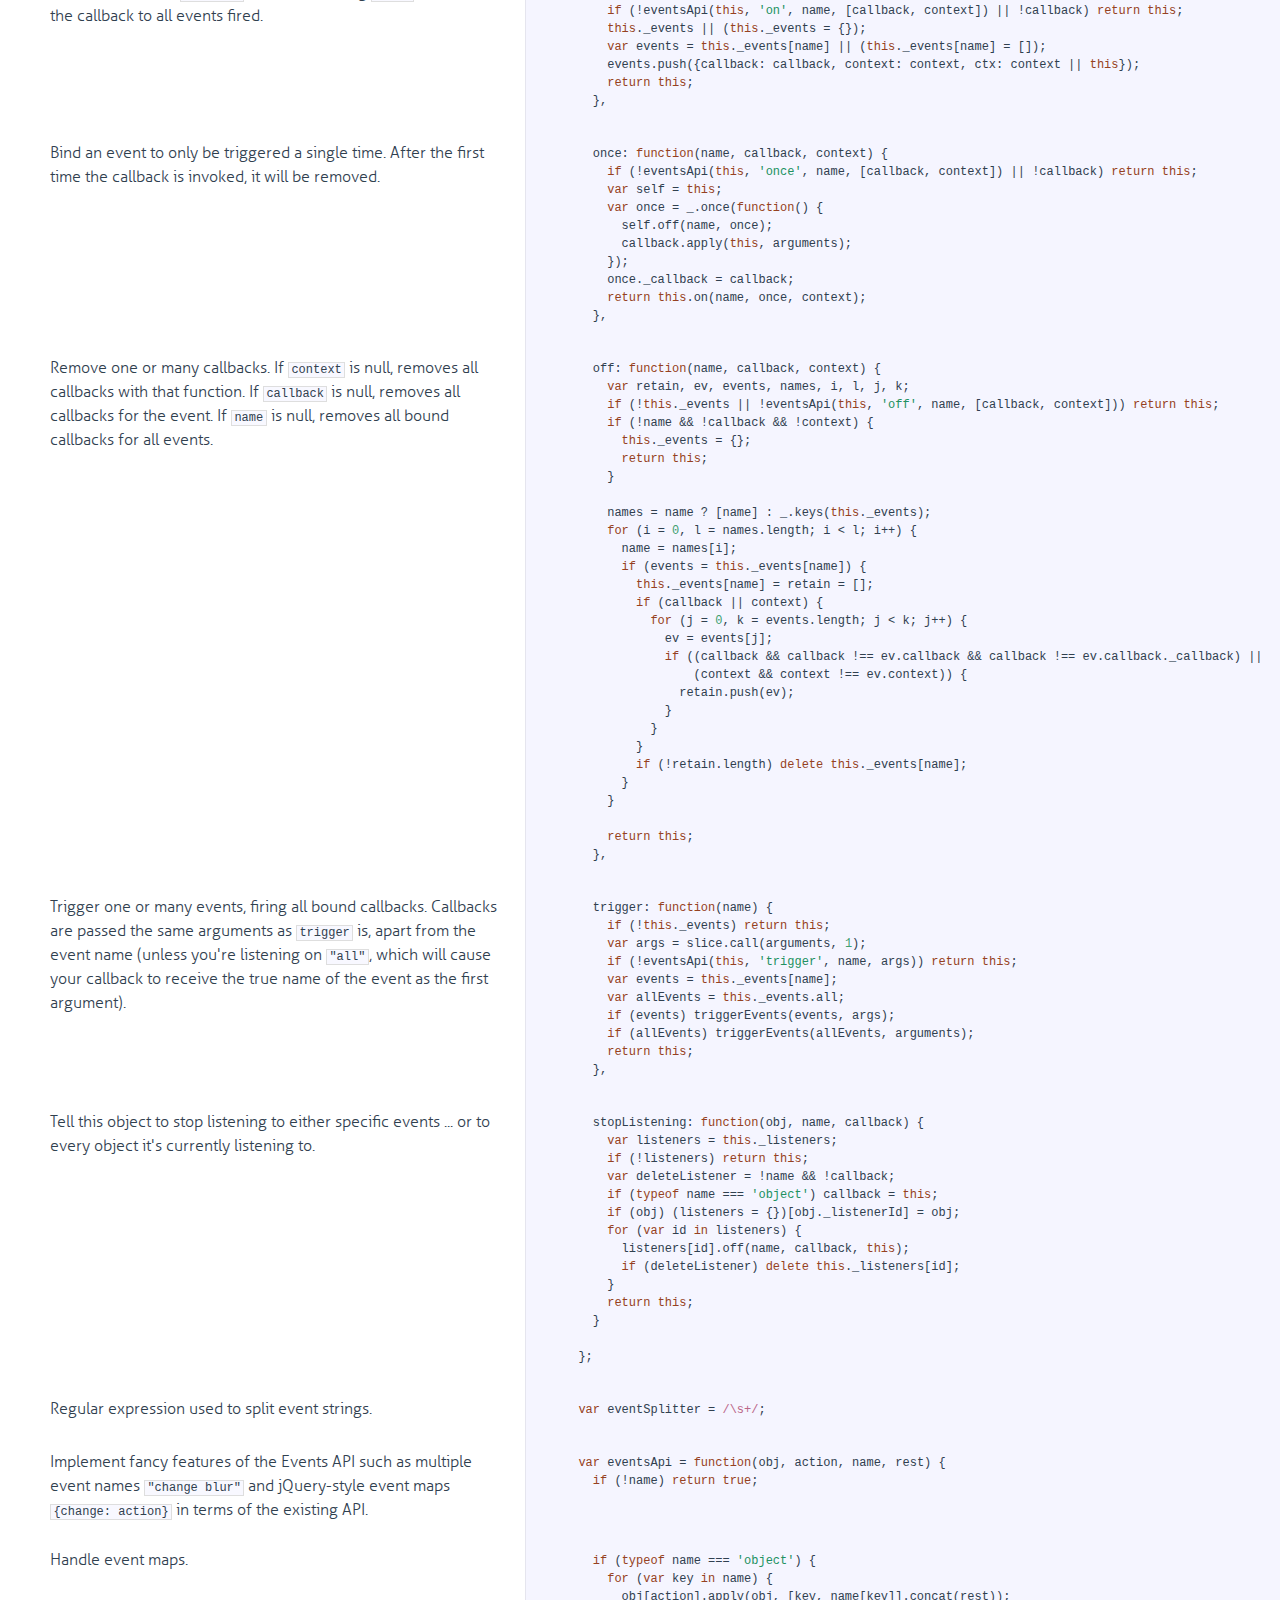
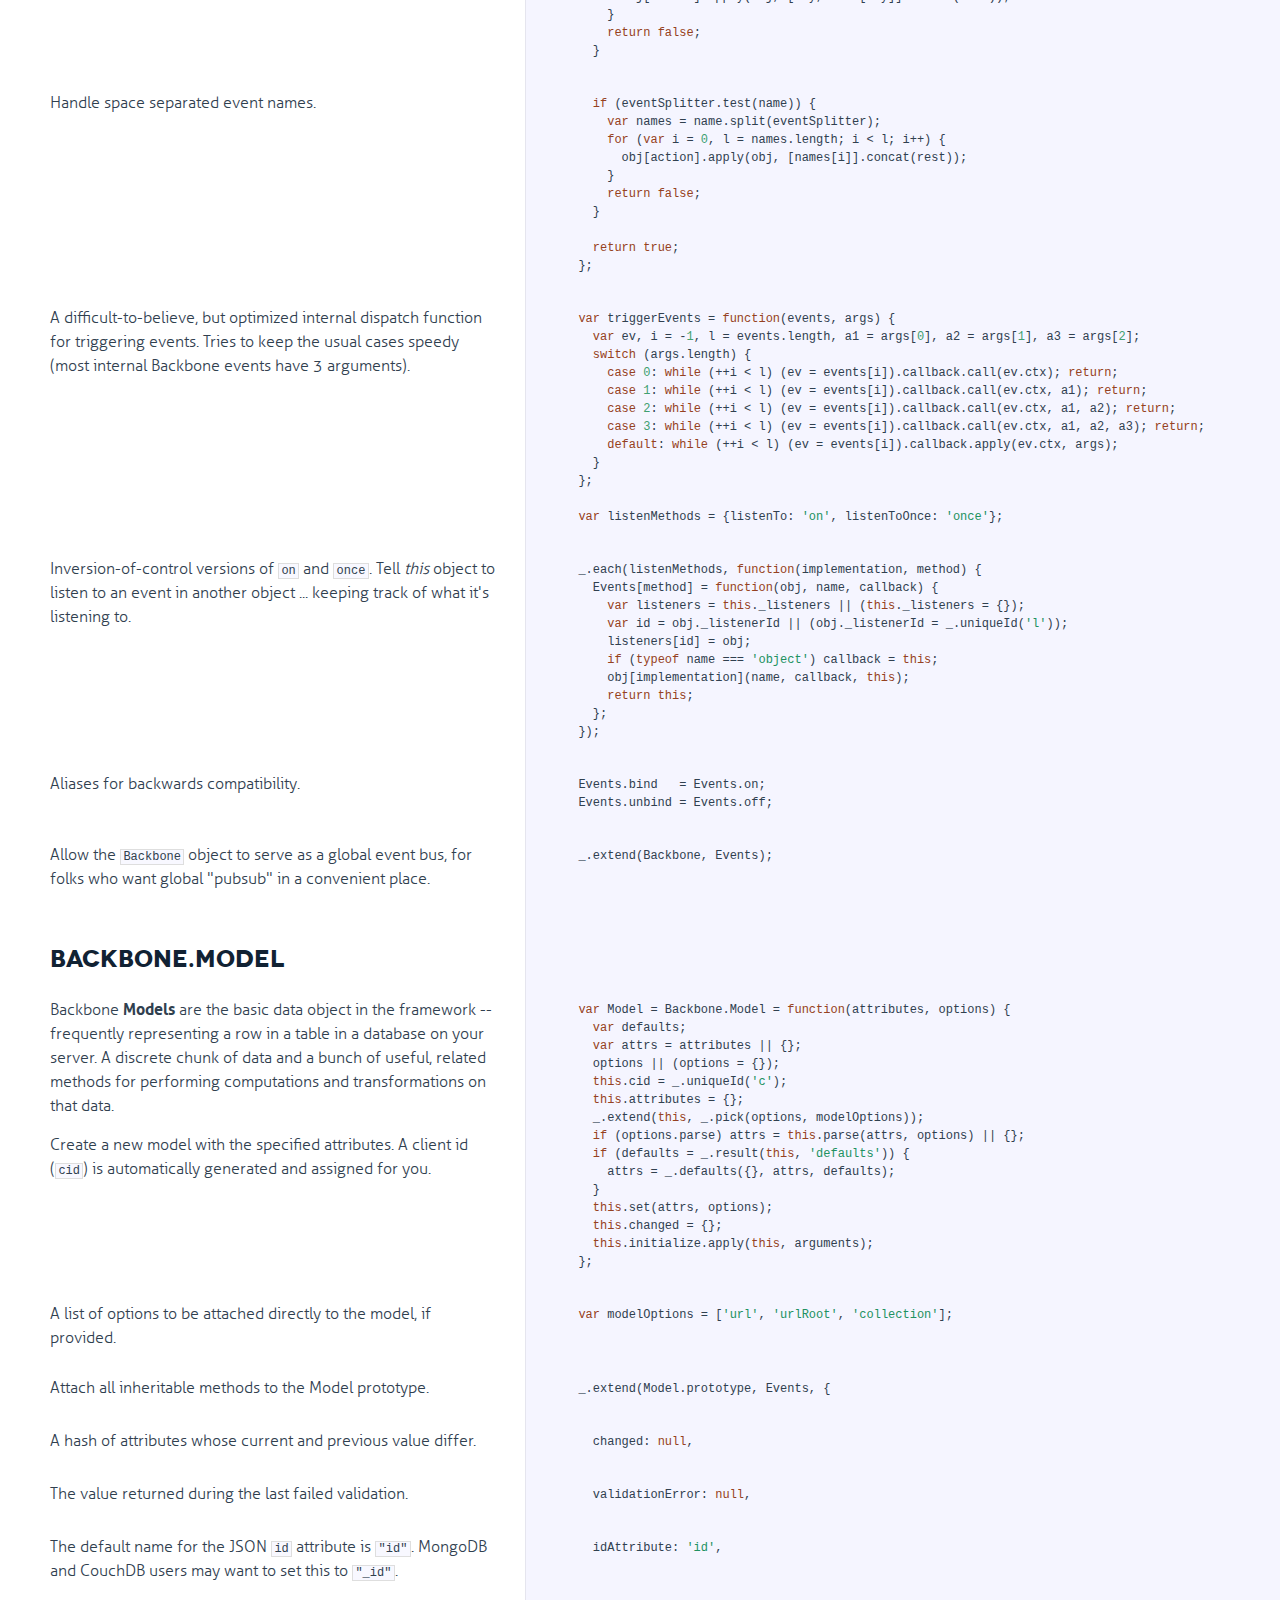
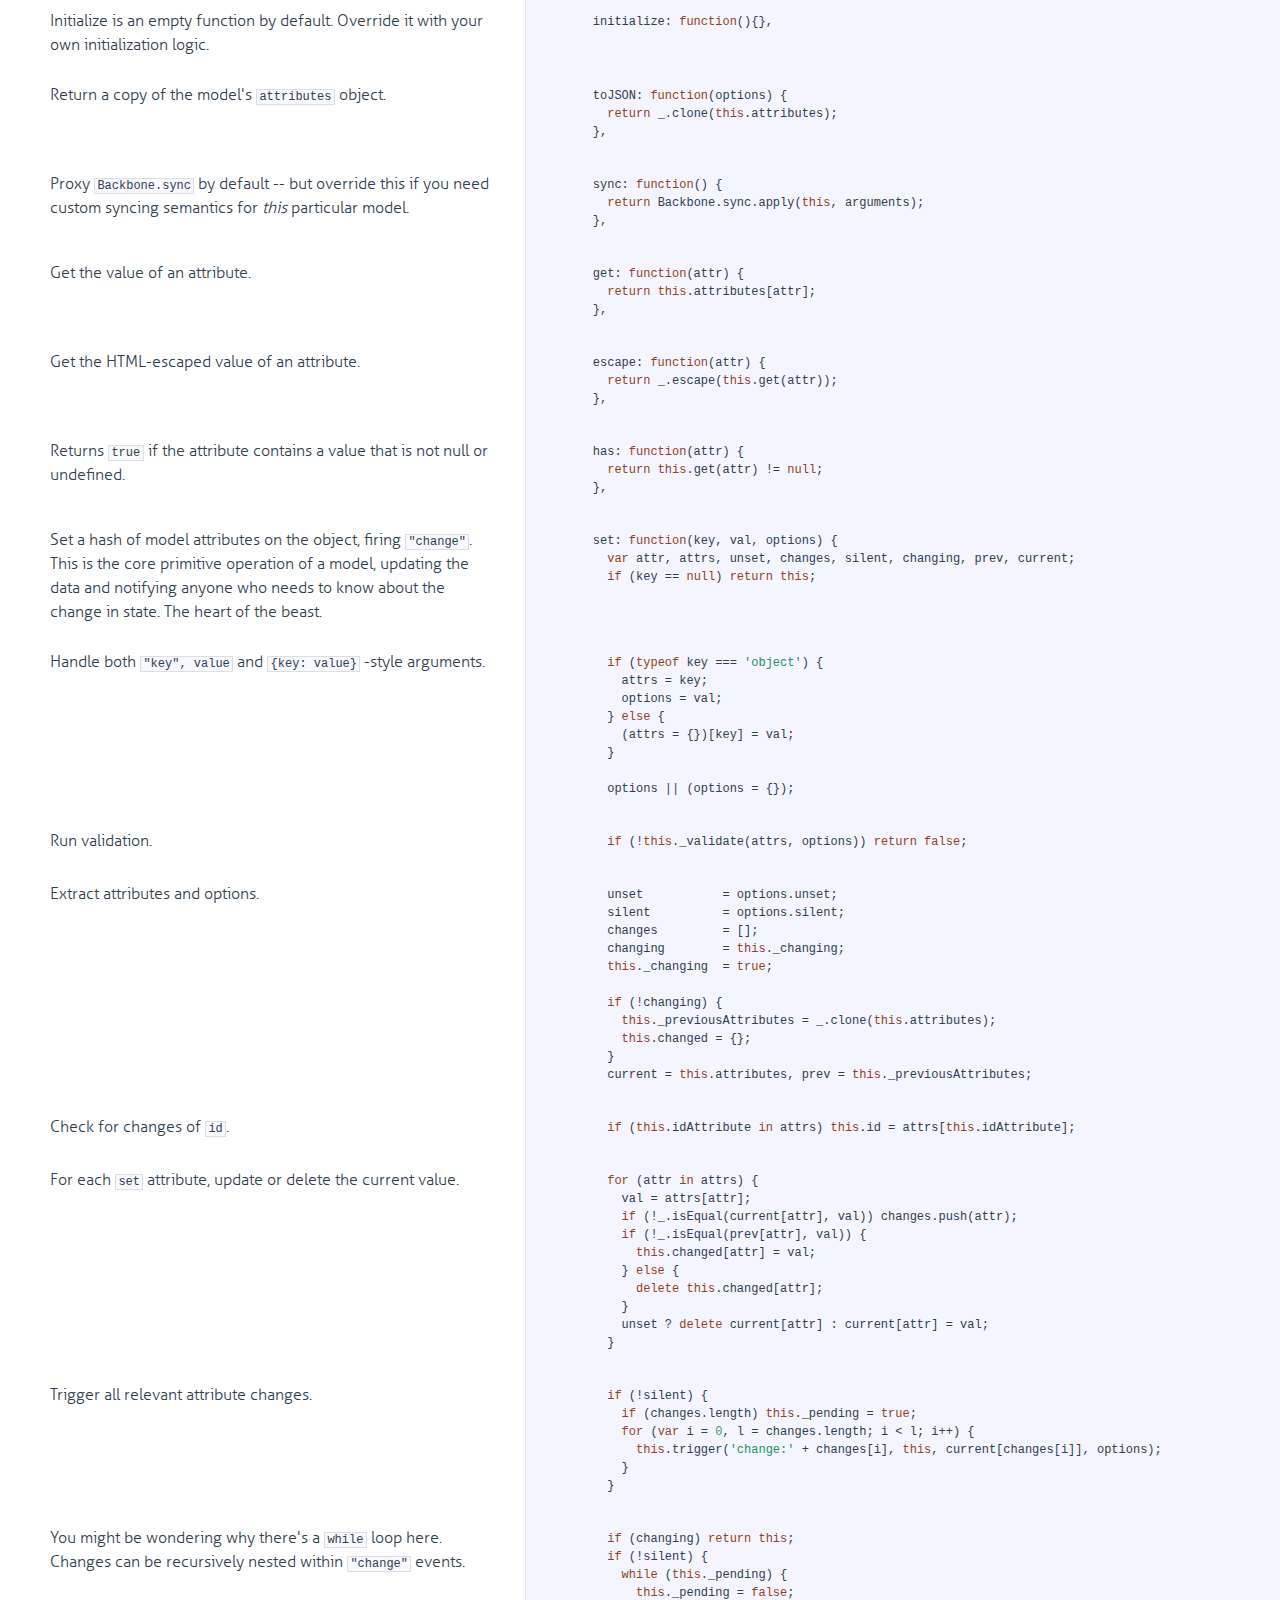
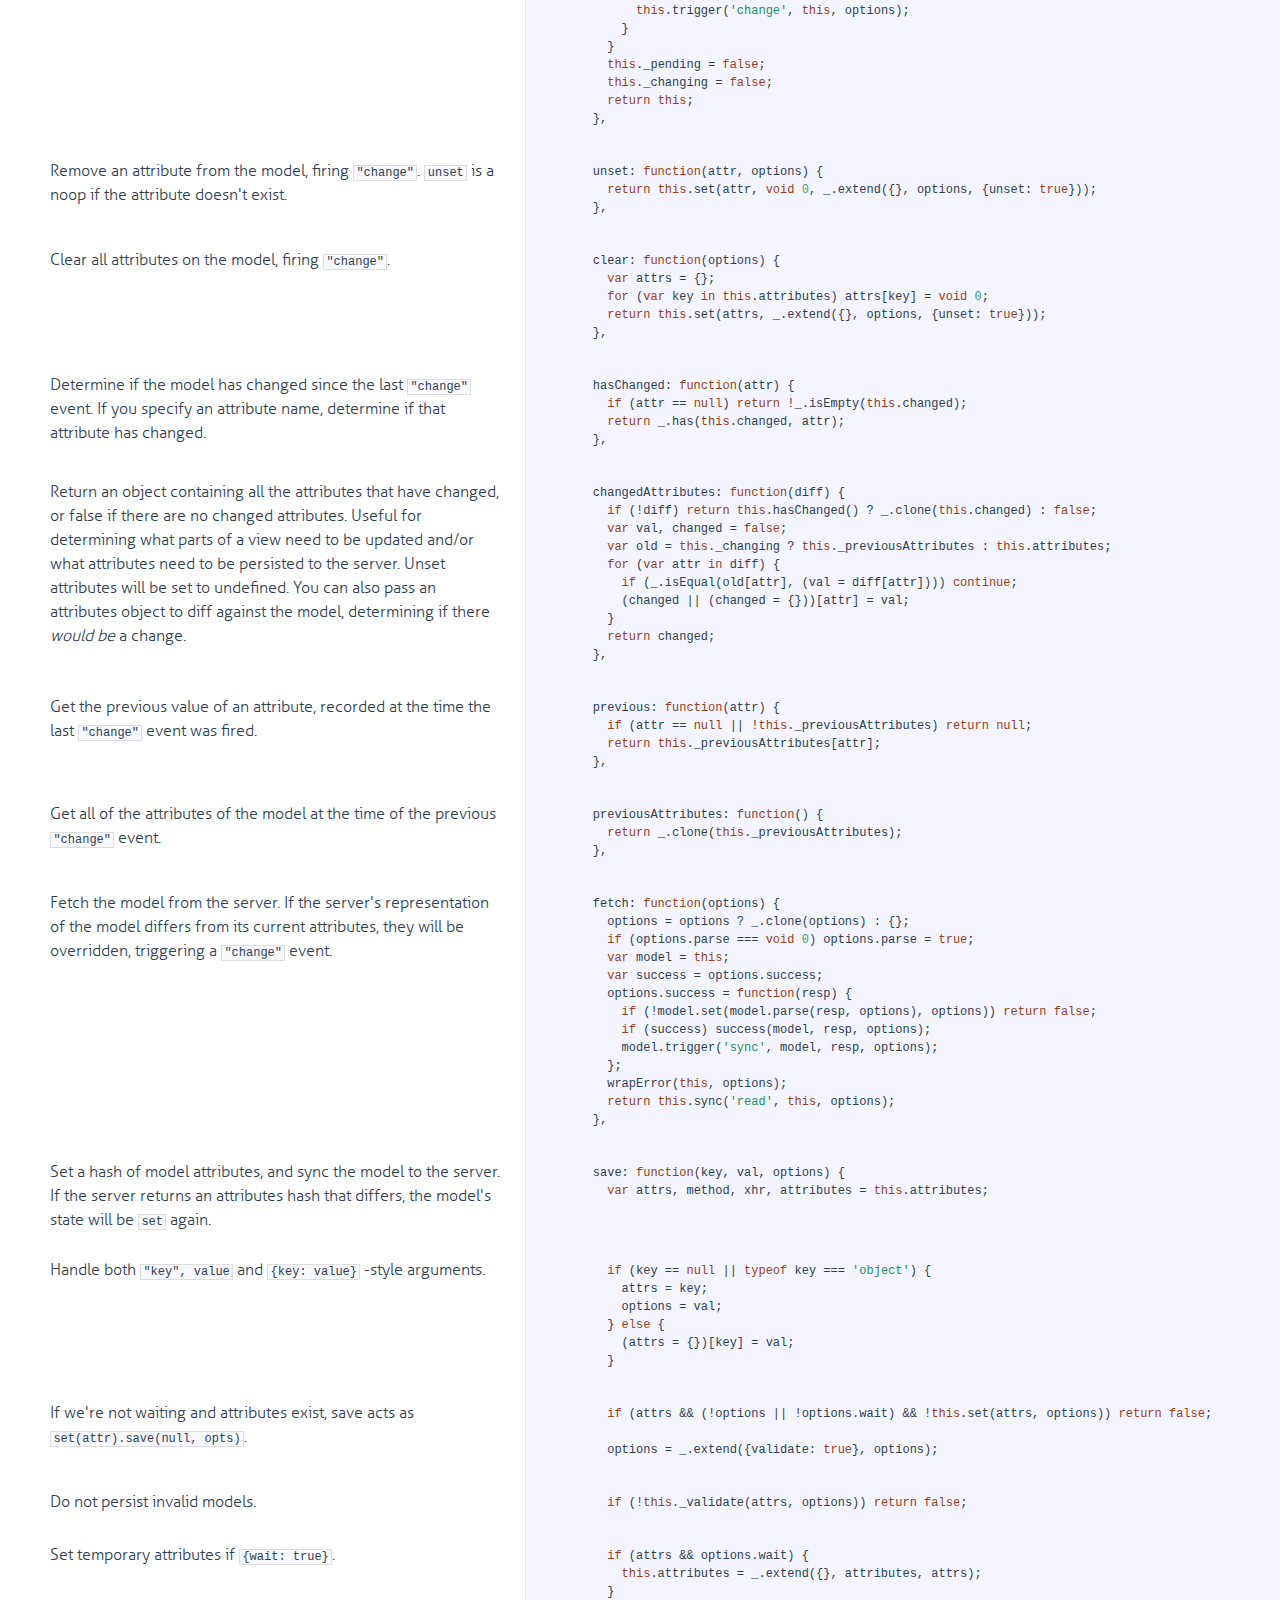
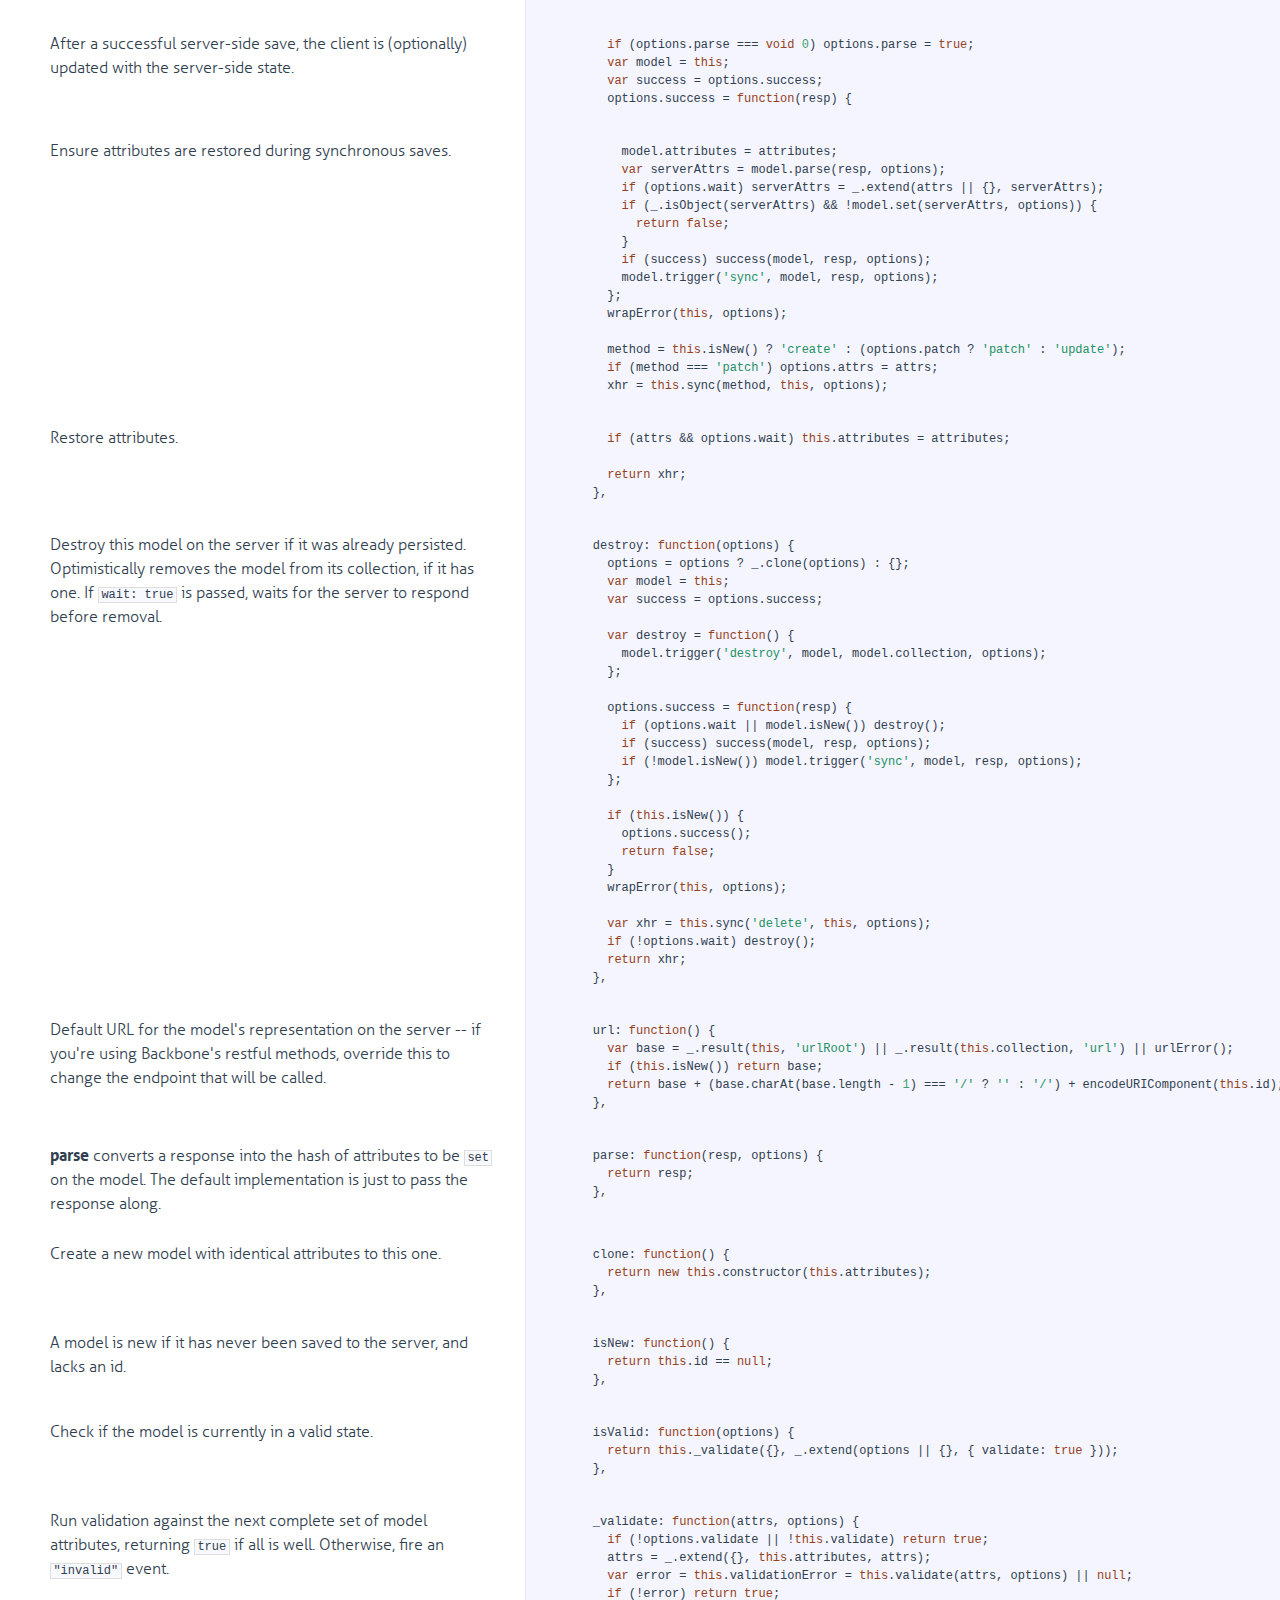
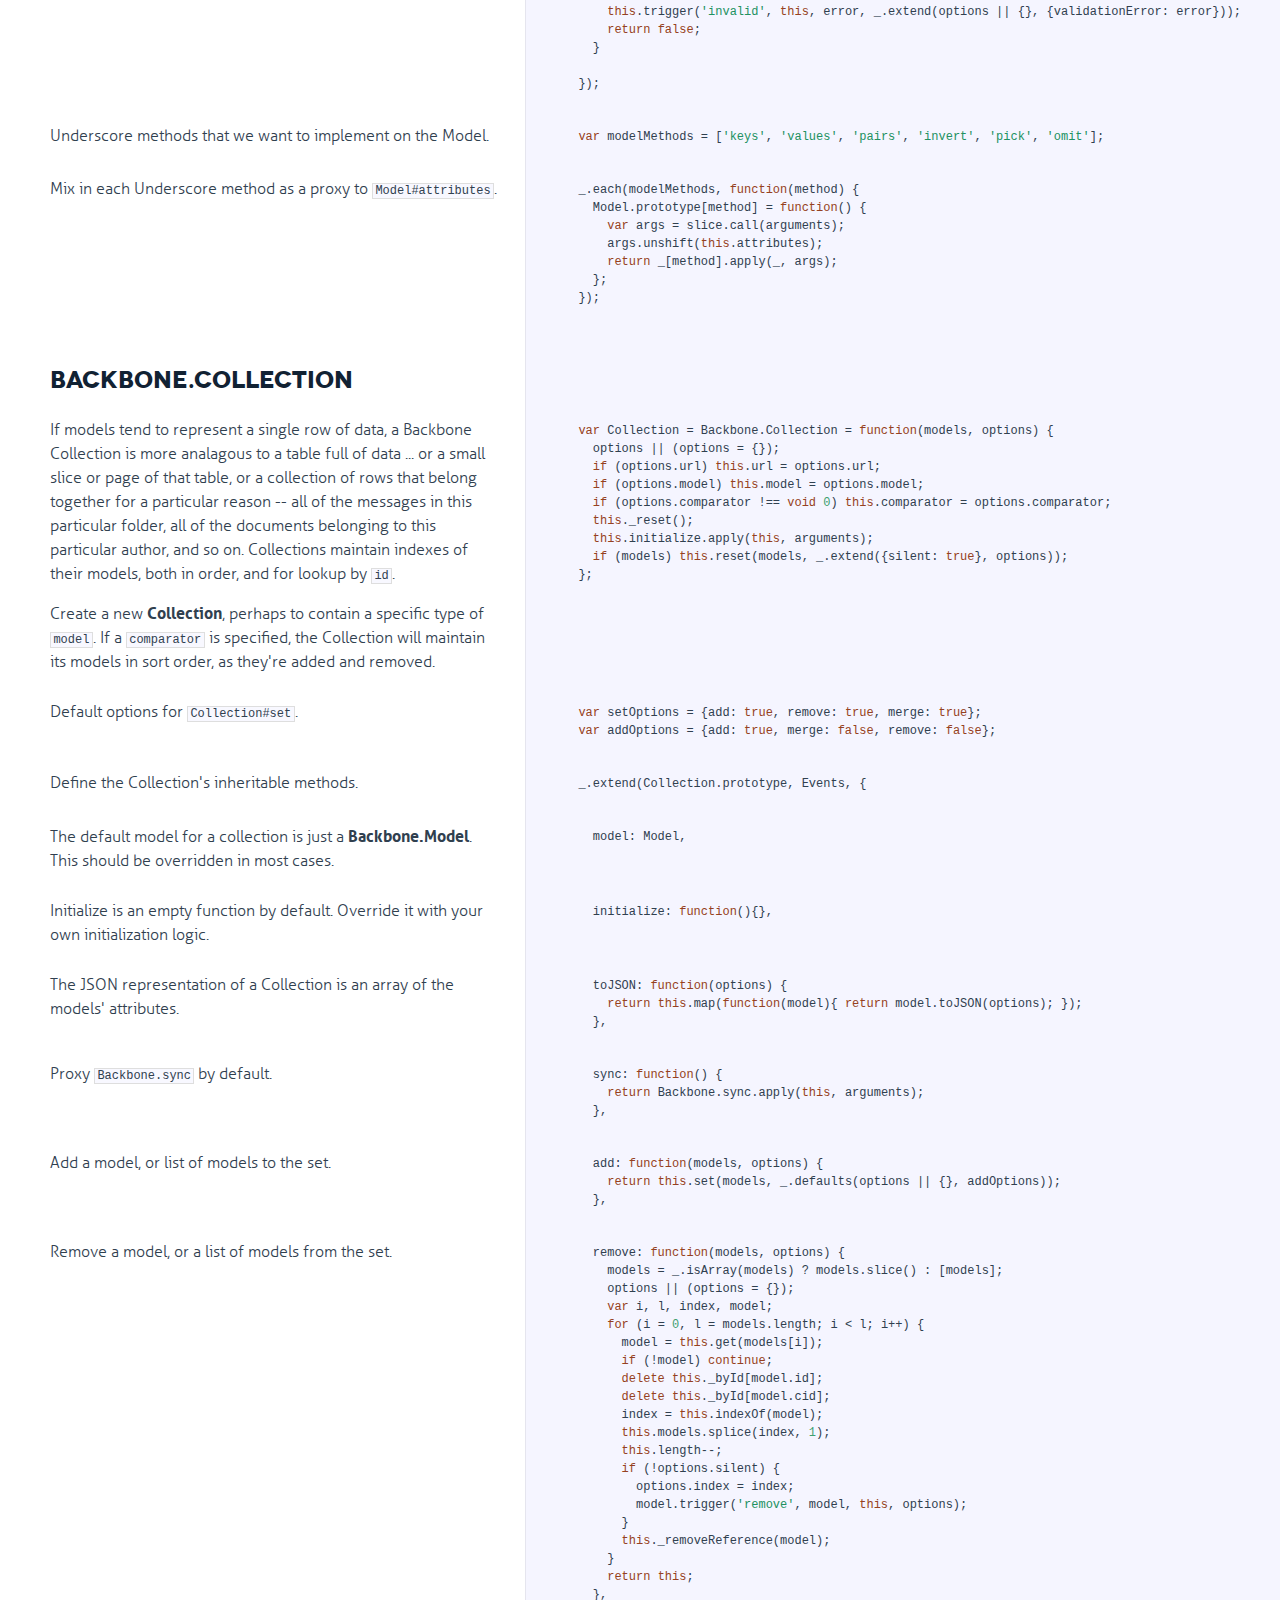
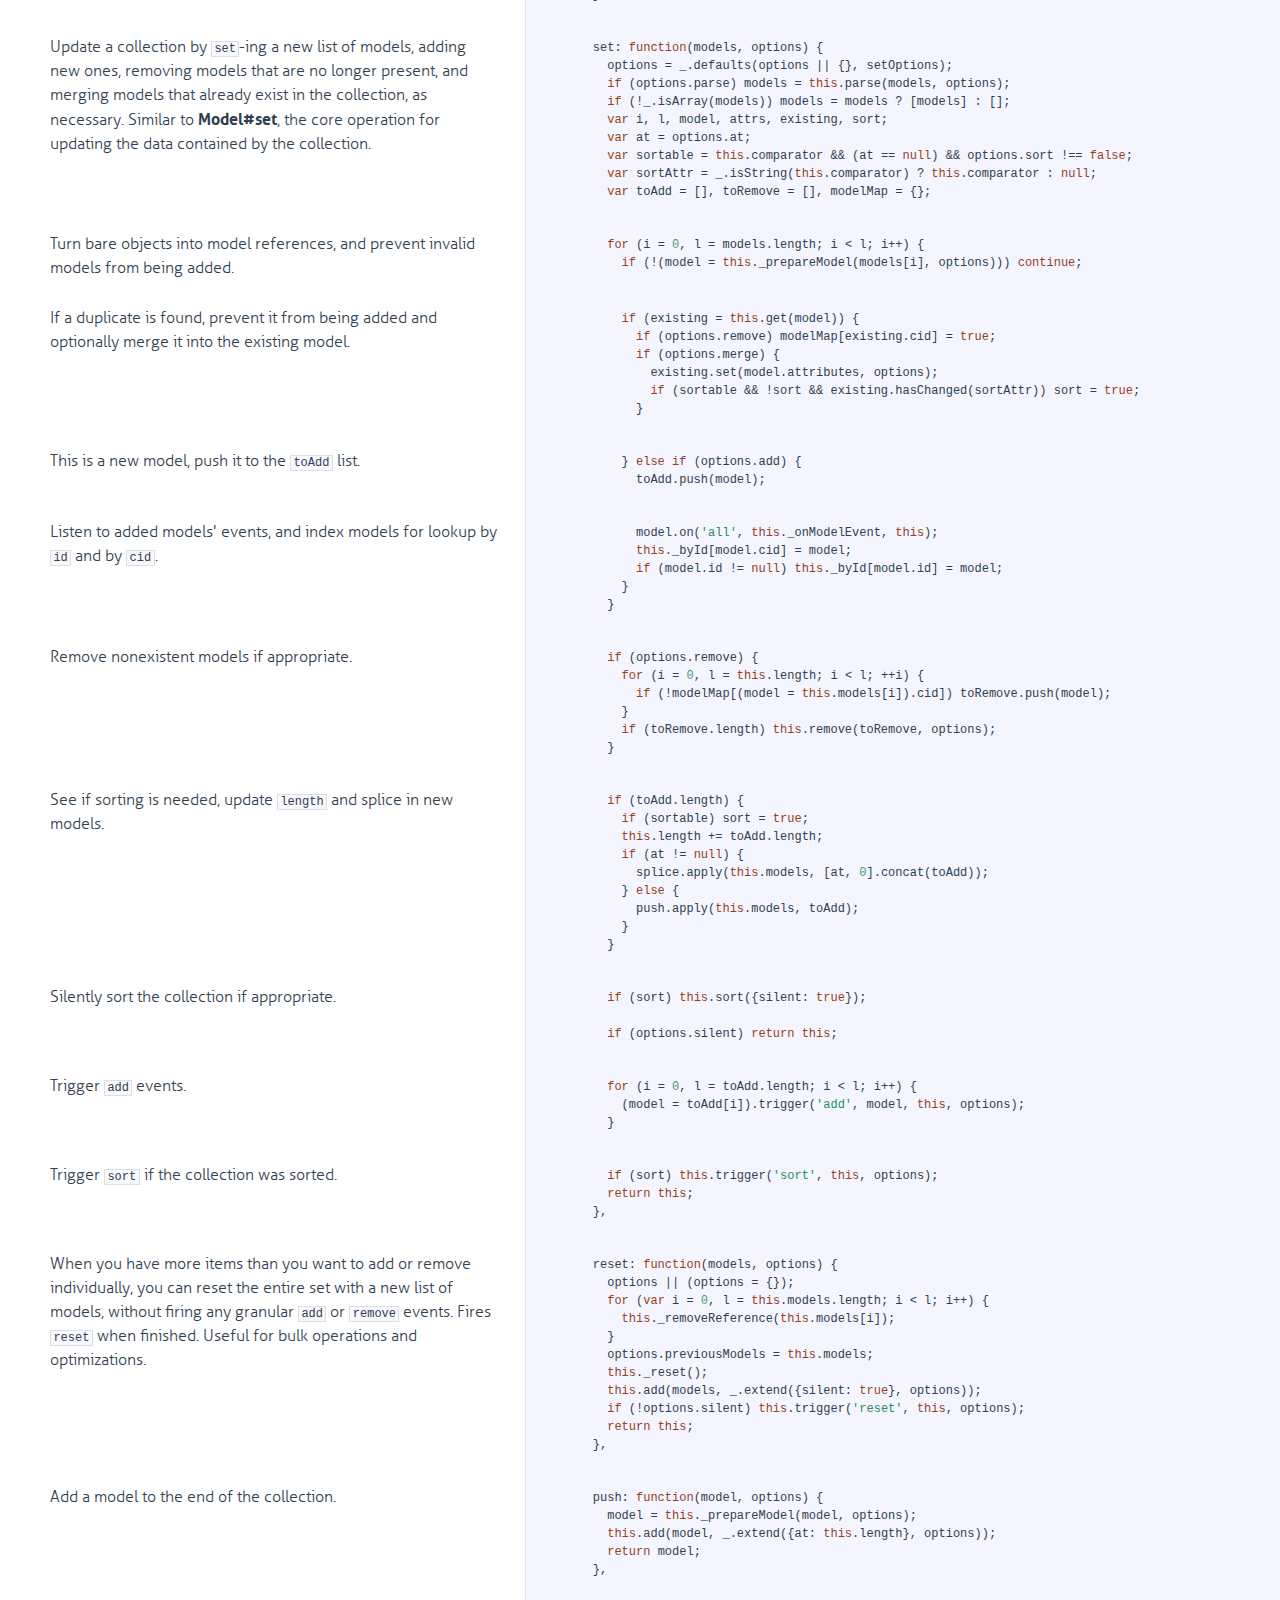
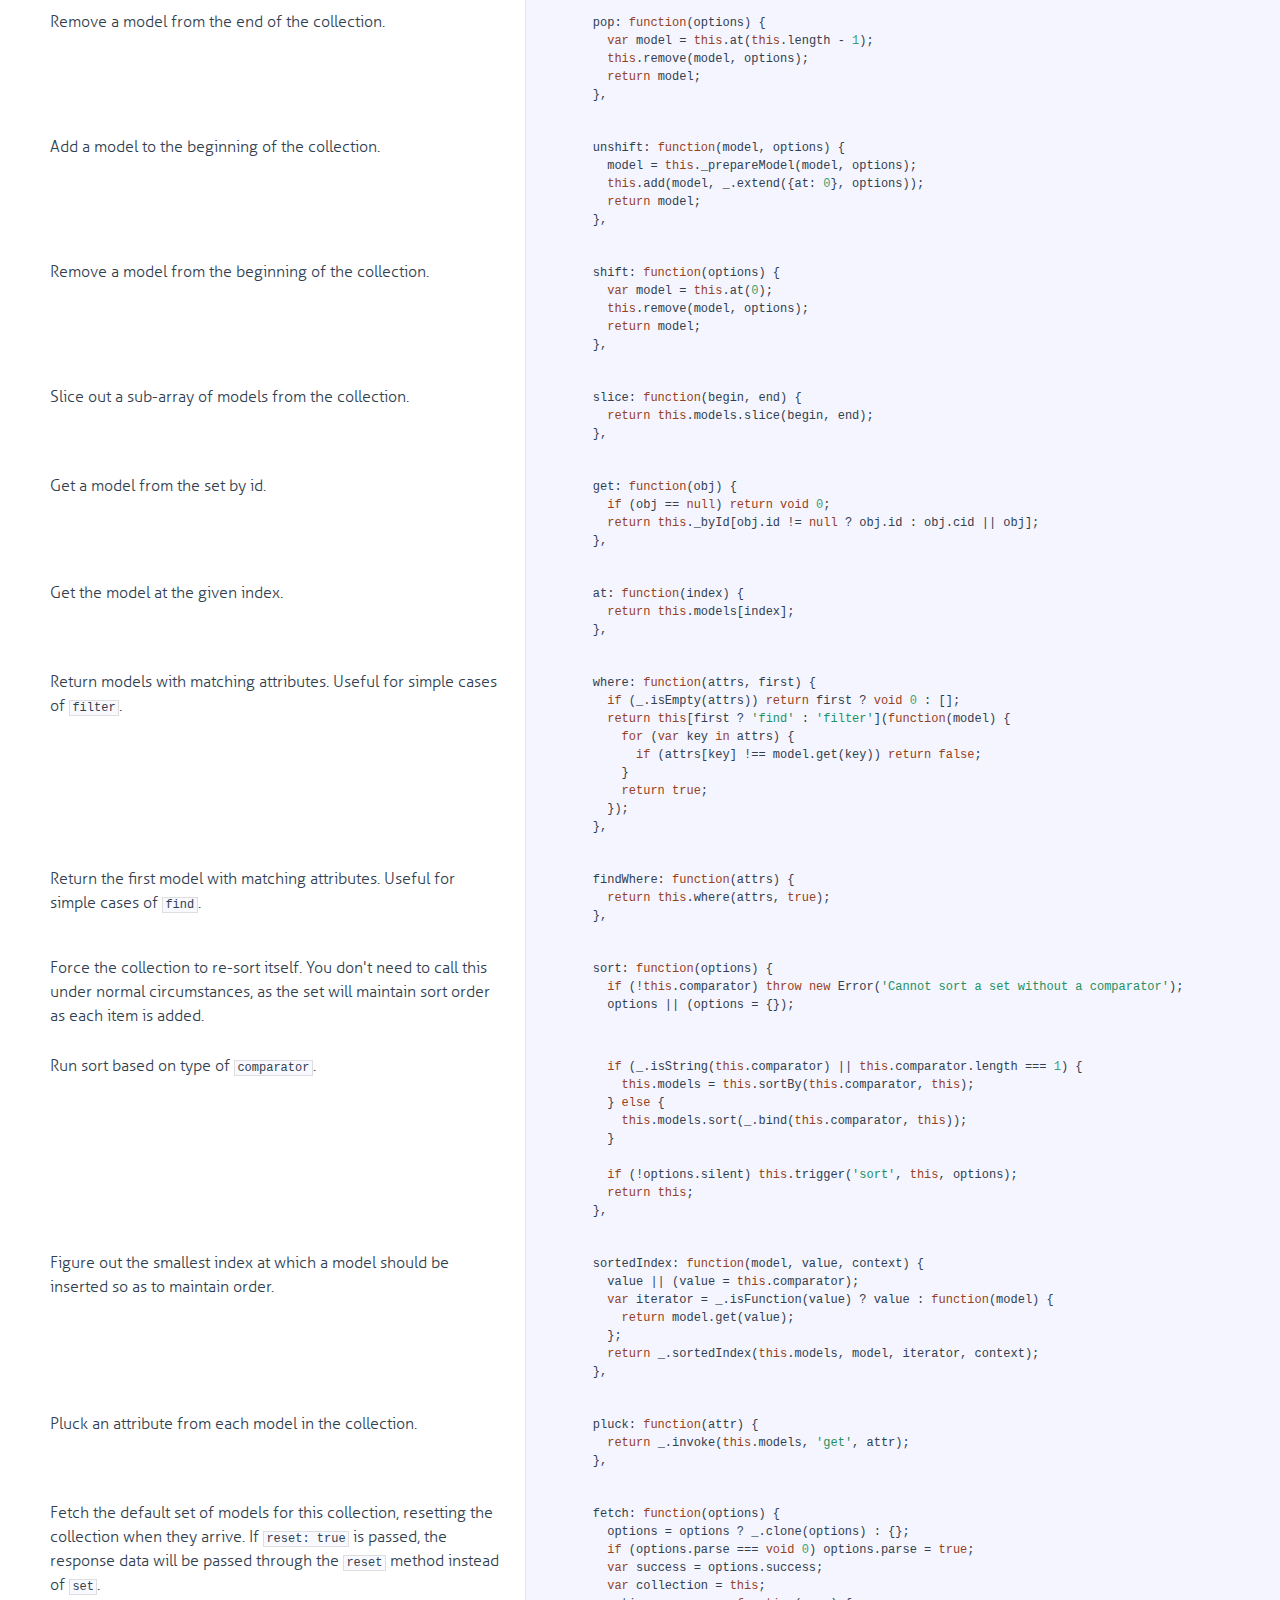
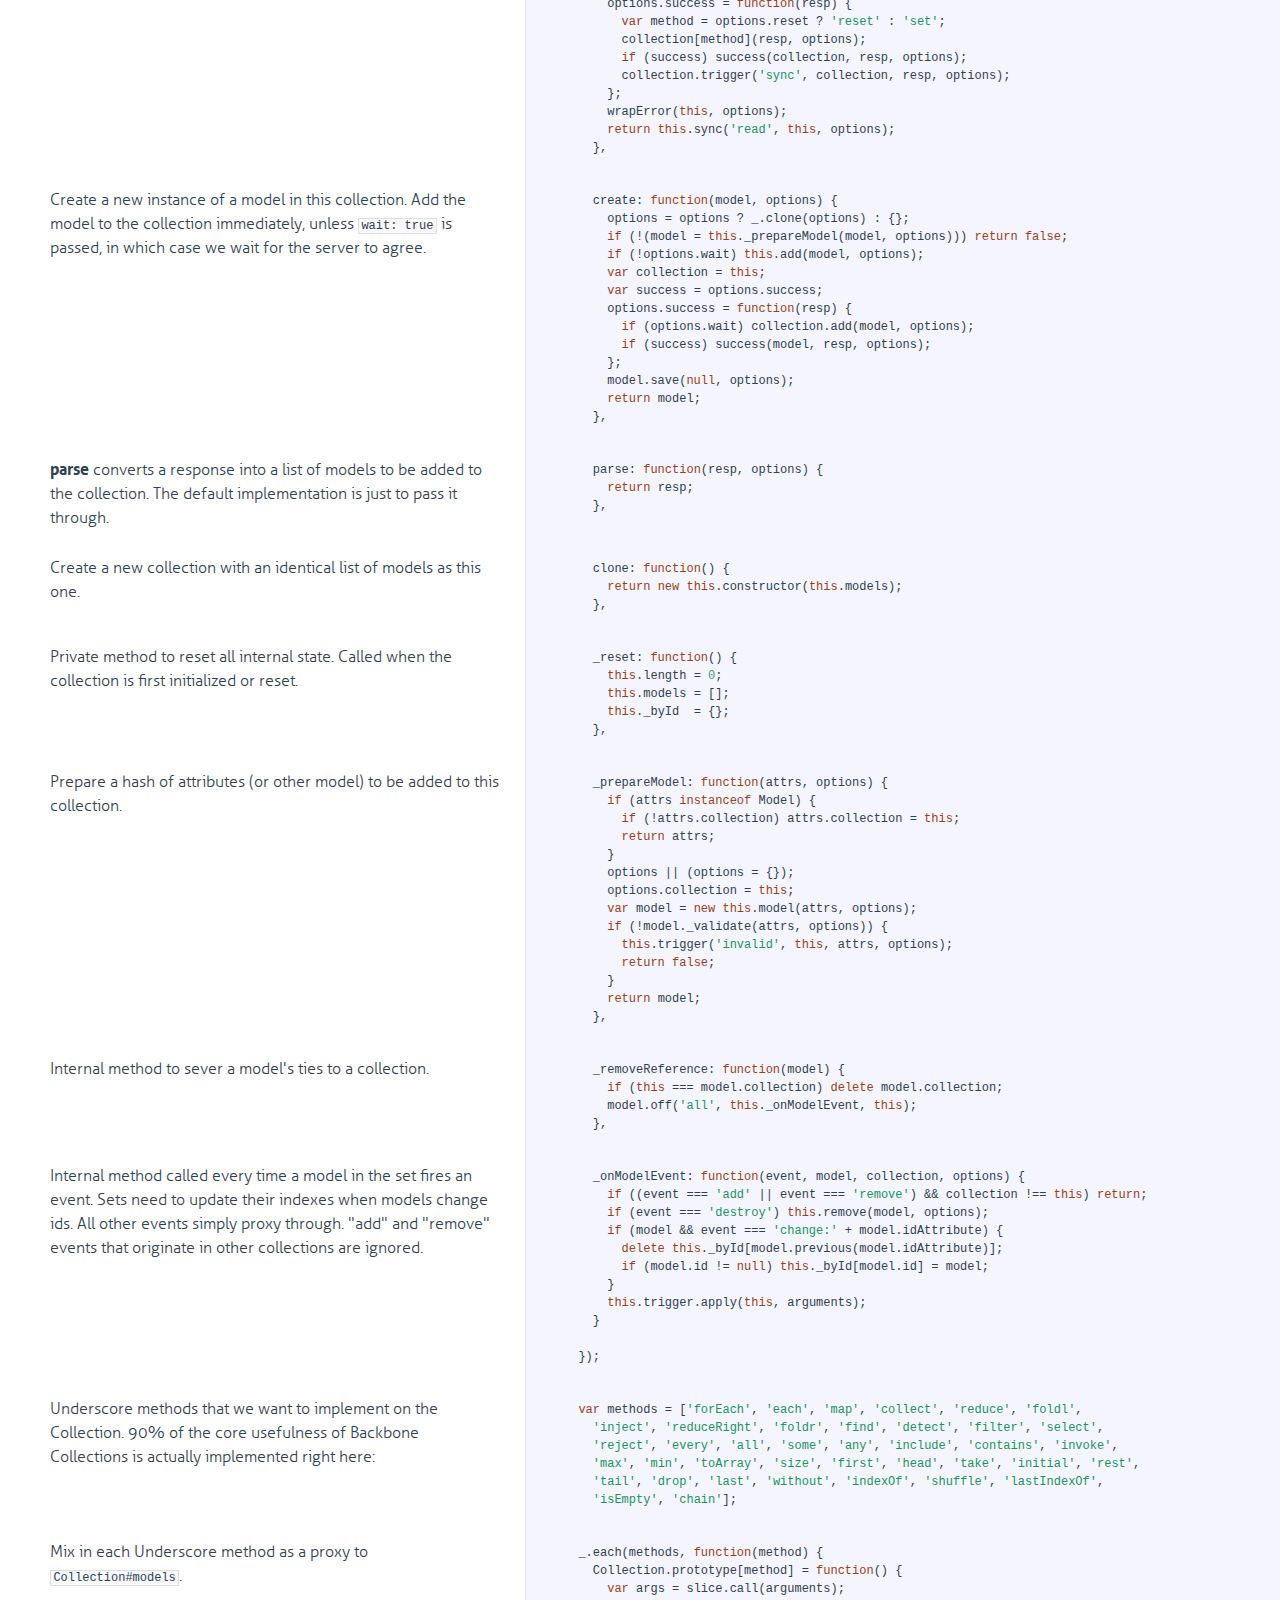
<file: public/js/libs/backbone/docs/backbone.html>
<!DOCTYPE html>

<html>
<head>
  <title>backbone.js</title>
  <meta http-equiv="content-type" content="text/html; charset=UTF-8">
  <meta name="viewport" content="width=device-width, target-densitydpi=160dpi, initial-scale=1.0; maximum-scale=1.0; user-scalable=0;">
  <link rel="stylesheet" media="all" href="docco.css" />
</head>
<body>
  <div id="container">
    <div id="background"></div>
    
    <ul class="sections">
        
          <li id="title">
              <div class="annotation">
                  <h1>backbone.js</h1>
              </div>
          </li>
        
        
        
        <li id="section-1">
            <div class="annotation">
              
              <div class="pilwrap ">
                <a class="pilcrow" href="#section-1">&#182;</a>
              </div>
              <pre><code>Backbone.js 1.0.0

(c) 2010-2013 Jeremy Ashkenas, DocumentCloud Inc.
Backbone may be freely distributed under the MIT license.
For all details and documentation:
http://backbonejs.org</code></pre>

            </div>
            
            <div class="content"><div class='highlight'><pre>(<span class="keyword">function</span>(){</pre></div></div>
            
        </li>
        
        
        <li id="section-2">
            <div class="annotation">
              
              <div class="pilwrap for-h2">
                <a class="pilcrow" href="#section-2">&#182;</a>
              </div>
              <h2>Initial Setup</h2>

            </div>
            
        </li>
        
        
        <li id="section-3">
            <div class="annotation">
              
              <div class="pilwrap ">
                <a class="pilcrow" href="#section-3">&#182;</a>
              </div>
              <p>Save a reference to the global object (<code>window</code> in the browser, <code>exports</code>
on the server).
</p>

            </div>
            
            <div class="content"><div class='highlight'><pre>  <span class="keyword">var</span> root = <span class="keyword">this</span>;</pre></div></div>
            
        </li>
        
        
        <li id="section-4">
            <div class="annotation">
              
              <div class="pilwrap ">
                <a class="pilcrow" href="#section-4">&#182;</a>
              </div>
              <p>Save the previous value of the <code>Backbone</code> variable, so that it can be
restored later on, if <code>noConflict</code> is used.
</p>

            </div>
            
            <div class="content"><div class='highlight'><pre>  <span class="keyword">var</span> previousBackbone = root.Backbone;</pre></div></div>
            
        </li>
        
        
        <li id="section-5">
            <div class="annotation">
              
              <div class="pilwrap ">
                <a class="pilcrow" href="#section-5">&#182;</a>
              </div>
              <p>Create local references to array methods we&#39;ll want to use later.
</p>

            </div>
            
            <div class="content"><div class='highlight'><pre>  <span class="keyword">var</span> array = [];
  <span class="keyword">var</span> push = array.push;
  <span class="keyword">var</span> slice = array.slice;
  <span class="keyword">var</span> splice = array.splice;</pre></div></div>
            
        </li>
        
        
        <li id="section-6">
            <div class="annotation">
              
              <div class="pilwrap ">
                <a class="pilcrow" href="#section-6">&#182;</a>
              </div>
              <p>The top-level namespace. All public Backbone classes and modules will
be attached to this. Exported for both the browser and the server.
</p>

            </div>
            
            <div class="content"><div class='highlight'><pre>  <span class="keyword">var</span> Backbone;
  <span class="keyword">if</span> (<span class="keyword">typeof</span> exports !== <span class="string">'undefined'</span>) {
    Backbone = exports;
  } <span class="keyword">else</span> {
    Backbone = root.Backbone = {};
  }</pre></div></div>
            
        </li>
        
        
        <li id="section-7">
            <div class="annotation">
              
              <div class="pilwrap ">
                <a class="pilcrow" href="#section-7">&#182;</a>
              </div>
              <p>Current version of the library. Keep in sync with <code>package.json</code>.
</p>

            </div>
            
            <div class="content"><div class='highlight'><pre>  Backbone.VERSION = <span class="string">'1.0.0'</span>;</pre></div></div>
            
        </li>
        
        
        <li id="section-8">
            <div class="annotation">
              
              <div class="pilwrap ">
                <a class="pilcrow" href="#section-8">&#182;</a>
              </div>
              <p>Require Underscore, if we&#39;re on the server, and it&#39;s not already present.
</p>

            </div>
            
            <div class="content"><div class='highlight'><pre>  <span class="keyword">var</span> _ = root._;
  <span class="keyword">if</span> (!_ &amp;&amp; (<span class="keyword">typeof</span> require !== <span class="string">'undefined'</span>)) _ = require(<span class="string">'underscore'</span>);</pre></div></div>
            
        </li>
        
        
        <li id="section-9">
            <div class="annotation">
              
              <div class="pilwrap ">
                <a class="pilcrow" href="#section-9">&#182;</a>
              </div>
              <p>For Backbone&#39;s purposes, jQuery, Zepto, Ender, or My Library (kidding) owns
the <code>$</code> variable.
</p>

            </div>
            
            <div class="content"><div class='highlight'><pre>  Backbone.$ = root.jQuery || root.Zepto || root.ender || root.$;</pre></div></div>
            
        </li>
        
        
        <li id="section-10">
            <div class="annotation">
              
              <div class="pilwrap ">
                <a class="pilcrow" href="#section-10">&#182;</a>
              </div>
              <p>Runs Backbone.js in <em>noConflict</em> mode, returning the <code>Backbone</code> variable
to its previous owner. Returns a reference to this Backbone object.
</p>

            </div>
            
            <div class="content"><div class='highlight'><pre>  Backbone.noConflict = <span class="keyword">function</span>() {
    root.Backbone = previousBackbone;
    <span class="keyword">return</span> <span class="keyword">this</span>;
  };</pre></div></div>
            
        </li>
        
        
        <li id="section-11">
            <div class="annotation">
              
              <div class="pilwrap ">
                <a class="pilcrow" href="#section-11">&#182;</a>
              </div>
              <p>Turn on <code>emulateHTTP</code> to support legacy HTTP servers. Setting this option
will fake <code>&quot;PUT&quot;</code> and <code>&quot;DELETE&quot;</code> requests via the <code>_method</code> parameter and
set a <code>X-Http-Method-Override</code> header.
</p>

            </div>
            
            <div class="content"><div class='highlight'><pre>  Backbone.emulateHTTP = <span class="literal">false</span>;</pre></div></div>
            
        </li>
        
        
        <li id="section-12">
            <div class="annotation">
              
              <div class="pilwrap ">
                <a class="pilcrow" href="#section-12">&#182;</a>
              </div>
              <p>Turn on <code>emulateJSON</code> to support legacy servers that can&#39;t deal with direct
<code>application/json</code> requests ... will encode the body as
<code>application/x-www-form-urlencoded</code> instead and will send the model in a
form param named <code>model</code>.
</p>

            </div>
            
            <div class="content"><div class='highlight'><pre>  Backbone.emulateJSON = <span class="literal">false</span>;</pre></div></div>
            
        </li>
        
        
        <li id="section-13">
            <div class="annotation">
              
              <div class="pilwrap for-h2">
                <a class="pilcrow" href="#section-13">&#182;</a>
              </div>
              <h2>Backbone.Events</h2>

            </div>
            
        </li>
        
        
        <li id="section-14">
            <div class="annotation">
              
              <div class="pilwrap ">
                <a class="pilcrow" href="#section-14">&#182;</a>
              </div>
              <p>A module that can be mixed in to <em>any object</em> in order to provide it with
custom events. You may bind with <code>on</code> or remove with <code>off</code> callback
functions to an event; <code>trigger</code>-ing an event fires all callbacks in
succession.

</p>
<pre><code>var object = {};
_.extend(object, Backbone.Events);
object.on(&#39;expand&#39;, function(){ alert(&#39;expanded&#39;); });
object.trigger(&#39;expand&#39;);</code></pre>

            </div>
            
            <div class="content"><div class='highlight'><pre>  <span class="keyword">var</span> Events = Backbone.Events = {</pre></div></div>
            
        </li>
        
        
        <li id="section-15">
            <div class="annotation">
              
              <div class="pilwrap ">
                <a class="pilcrow" href="#section-15">&#182;</a>
              </div>
              <p>Bind an event to a <code>callback</code> function. Passing <code>&quot;all&quot;</code> will bind
the callback to all events fired.
</p>

            </div>
            
            <div class="content"><div class='highlight'><pre>    on: <span class="keyword">function</span>(name, callback, context) {
      <span class="keyword">if</span> (!eventsApi(<span class="keyword">this</span>, <span class="string">'on'</span>, name, [callback, context]) || !callback) <span class="keyword">return</span> <span class="keyword">this</span>;
      <span class="keyword">this</span>._events || (<span class="keyword">this</span>._events = {});
      <span class="keyword">var</span> events = <span class="keyword">this</span>._events[name] || (<span class="keyword">this</span>._events[name] = []);
      events.push({callback: callback, context: context, ctx: context || <span class="keyword">this</span>});
      <span class="keyword">return</span> <span class="keyword">this</span>;
    },</pre></div></div>
            
        </li>
        
        
        <li id="section-16">
            <div class="annotation">
              
              <div class="pilwrap ">
                <a class="pilcrow" href="#section-16">&#182;</a>
              </div>
              <p>Bind an event to only be triggered a single time. After the first time
the callback is invoked, it will be removed.
</p>

            </div>
            
            <div class="content"><div class='highlight'><pre>    once: <span class="keyword">function</span>(name, callback, context) {
      <span class="keyword">if</span> (!eventsApi(<span class="keyword">this</span>, <span class="string">'once'</span>, name, [callback, context]) || !callback) <span class="keyword">return</span> <span class="keyword">this</span>;
      <span class="keyword">var</span> self = <span class="keyword">this</span>;
      <span class="keyword">var</span> once = _.once(<span class="keyword">function</span>() {
        self.off(name, once);
        callback.apply(<span class="keyword">this</span>, arguments);
      });
      once._callback = callback;
      <span class="keyword">return</span> <span class="keyword">this</span>.on(name, once, context);
    },</pre></div></div>
            
        </li>
        
        
        <li id="section-17">
            <div class="annotation">
              
              <div class="pilwrap ">
                <a class="pilcrow" href="#section-17">&#182;</a>
              </div>
              <p>Remove one or many callbacks. If <code>context</code> is null, removes all
callbacks with that function. If <code>callback</code> is null, removes all
callbacks for the event. If <code>name</code> is null, removes all bound
callbacks for all events.
</p>

            </div>
            
            <div class="content"><div class='highlight'><pre>    off: <span class="keyword">function</span>(name, callback, context) {
      <span class="keyword">var</span> retain, ev, events, names, i, l, j, k;
      <span class="keyword">if</span> (!<span class="keyword">this</span>._events || !eventsApi(<span class="keyword">this</span>, <span class="string">'off'</span>, name, [callback, context])) <span class="keyword">return</span> <span class="keyword">this</span>;
      <span class="keyword">if</span> (!name &amp;&amp; !callback &amp;&amp; !context) {
        <span class="keyword">this</span>._events = {};
        <span class="keyword">return</span> <span class="keyword">this</span>;
      }

      names = name ? [name] : _.keys(<span class="keyword">this</span>._events);
      <span class="keyword">for</span> (i = <span class="number">0</span>, l = names.length; i &lt; l; i++) {
        name = names[i];
        <span class="keyword">if</span> (events = <span class="keyword">this</span>._events[name]) {
          <span class="keyword">this</span>._events[name] = retain = [];
          <span class="keyword">if</span> (callback || context) {
            <span class="keyword">for</span> (j = <span class="number">0</span>, k = events.length; j &lt; k; j++) {
              ev = events[j];
              <span class="keyword">if</span> ((callback &amp;&amp; callback !== ev.callback &amp;&amp; callback !== ev.callback._callback) ||
                  (context &amp;&amp; context !== ev.context)) {
                retain.push(ev);
              }
            }
          }
          <span class="keyword">if</span> (!retain.length) <span class="keyword">delete</span> <span class="keyword">this</span>._events[name];
        }
      }

      <span class="keyword">return</span> <span class="keyword">this</span>;
    },</pre></div></div>
            
        </li>
        
        
        <li id="section-18">
            <div class="annotation">
              
              <div class="pilwrap ">
                <a class="pilcrow" href="#section-18">&#182;</a>
              </div>
              <p>Trigger one or many events, firing all bound callbacks. Callbacks are
passed the same arguments as <code>trigger</code> is, apart from the event name
(unless you&#39;re listening on <code>&quot;all&quot;</code>, which will cause your callback to
receive the true name of the event as the first argument).
</p>

            </div>
            
            <div class="content"><div class='highlight'><pre>    trigger: <span class="keyword">function</span>(name) {
      <span class="keyword">if</span> (!<span class="keyword">this</span>._events) <span class="keyword">return</span> <span class="keyword">this</span>;
      <span class="keyword">var</span> args = slice.call(arguments, <span class="number">1</span>);
      <span class="keyword">if</span> (!eventsApi(<span class="keyword">this</span>, <span class="string">'trigger'</span>, name, args)) <span class="keyword">return</span> <span class="keyword">this</span>;
      <span class="keyword">var</span> events = <span class="keyword">this</span>._events[name];
      <span class="keyword">var</span> allEvents = <span class="keyword">this</span>._events.all;
      <span class="keyword">if</span> (events) triggerEvents(events, args);
      <span class="keyword">if</span> (allEvents) triggerEvents(allEvents, arguments);
      <span class="keyword">return</span> <span class="keyword">this</span>;
    },</pre></div></div>
            
        </li>
        
        
        <li id="section-19">
            <div class="annotation">
              
              <div class="pilwrap ">
                <a class="pilcrow" href="#section-19">&#182;</a>
              </div>
              <p>Tell this object to stop listening to either specific events ... or
to every object it&#39;s currently listening to.
</p>

            </div>
            
            <div class="content"><div class='highlight'><pre>    stopListening: <span class="keyword">function</span>(obj, name, callback) {
      <span class="keyword">var</span> listeners = <span class="keyword">this</span>._listeners;
      <span class="keyword">if</span> (!listeners) <span class="keyword">return</span> <span class="keyword">this</span>;
      <span class="keyword">var</span> deleteListener = !name &amp;&amp; !callback;
      <span class="keyword">if</span> (<span class="keyword">typeof</span> name === <span class="string">'object'</span>) callback = <span class="keyword">this</span>;
      <span class="keyword">if</span> (obj) (listeners = {})[obj._listenerId] = obj;
      <span class="keyword">for</span> (<span class="keyword">var</span> id <span class="keyword">in</span> listeners) {
        listeners[id].off(name, callback, <span class="keyword">this</span>);
        <span class="keyword">if</span> (deleteListener) <span class="keyword">delete</span> <span class="keyword">this</span>._listeners[id];
      }
      <span class="keyword">return</span> <span class="keyword">this</span>;
    }

  };</pre></div></div>
            
        </li>
        
        
        <li id="section-20">
            <div class="annotation">
              
              <div class="pilwrap ">
                <a class="pilcrow" href="#section-20">&#182;</a>
              </div>
              <p>Regular expression used to split event strings.
</p>

            </div>
            
            <div class="content"><div class='highlight'><pre>  <span class="keyword">var</span> eventSplitter = <span class="regexp">/\s+/</span>;</pre></div></div>
            
        </li>
        
        
        <li id="section-21">
            <div class="annotation">
              
              <div class="pilwrap ">
                <a class="pilcrow" href="#section-21">&#182;</a>
              </div>
              <p>Implement fancy features of the Events API such as multiple event
names <code>&quot;change blur&quot;</code> and jQuery-style event maps <code>{change: action}</code>
in terms of the existing API.
</p>

            </div>
            
            <div class="content"><div class='highlight'><pre>  <span class="keyword">var</span> eventsApi = <span class="keyword">function</span>(obj, action, name, rest) {
    <span class="keyword">if</span> (!name) <span class="keyword">return</span> <span class="literal">true</span>;</pre></div></div>
            
        </li>
        
        
        <li id="section-22">
            <div class="annotation">
              
              <div class="pilwrap ">
                <a class="pilcrow" href="#section-22">&#182;</a>
              </div>
              <p>Handle event maps.
</p>

            </div>
            
            <div class="content"><div class='highlight'><pre>    <span class="keyword">if</span> (<span class="keyword">typeof</span> name === <span class="string">'object'</span>) {
      <span class="keyword">for</span> (<span class="keyword">var</span> key <span class="keyword">in</span> name) {
        obj[action].apply(obj, [key, name[key]].concat(rest));
      }
      <span class="keyword">return</span> <span class="literal">false</span>;
    }</pre></div></div>
            
        </li>
        
        
        <li id="section-23">
            <div class="annotation">
              
              <div class="pilwrap ">
                <a class="pilcrow" href="#section-23">&#182;</a>
              </div>
              <p>Handle space separated event names.
</p>

            </div>
            
            <div class="content"><div class='highlight'><pre>    <span class="keyword">if</span> (eventSplitter.test(name)) {
      <span class="keyword">var</span> names = name.split(eventSplitter);
      <span class="keyword">for</span> (<span class="keyword">var</span> i = <span class="number">0</span>, l = names.length; i &lt; l; i++) {
        obj[action].apply(obj, [names[i]].concat(rest));
      }
      <span class="keyword">return</span> <span class="literal">false</span>;
    }

    <span class="keyword">return</span> <span class="literal">true</span>;
  };</pre></div></div>
            
        </li>
        
        
        <li id="section-24">
            <div class="annotation">
              
              <div class="pilwrap ">
                <a class="pilcrow" href="#section-24">&#182;</a>
              </div>
              <p>A difficult-to-believe, but optimized internal dispatch function for
triggering events. Tries to keep the usual cases speedy (most internal
Backbone events have 3 arguments).
</p>

            </div>
            
            <div class="content"><div class='highlight'><pre>  <span class="keyword">var</span> triggerEvents = <span class="keyword">function</span>(events, args) {
    <span class="keyword">var</span> ev, i = -<span class="number">1</span>, l = events.length, a1 = args[<span class="number">0</span>], a2 = args[<span class="number">1</span>], a3 = args[<span class="number">2</span>];
    <span class="keyword">switch</span> (args.length) {
      <span class="keyword">case</span> <span class="number">0</span>: <span class="keyword">while</span> (++i &lt; l) (ev = events[i]).callback.call(ev.ctx); <span class="keyword">return</span>;
      <span class="keyword">case</span> <span class="number">1</span>: <span class="keyword">while</span> (++i &lt; l) (ev = events[i]).callback.call(ev.ctx, a1); <span class="keyword">return</span>;
      <span class="keyword">case</span> <span class="number">2</span>: <span class="keyword">while</span> (++i &lt; l) (ev = events[i]).callback.call(ev.ctx, a1, a2); <span class="keyword">return</span>;
      <span class="keyword">case</span> <span class="number">3</span>: <span class="keyword">while</span> (++i &lt; l) (ev = events[i]).callback.call(ev.ctx, a1, a2, a3); <span class="keyword">return</span>;
      <span class="keyword">default</span>: <span class="keyword">while</span> (++i &lt; l) (ev = events[i]).callback.apply(ev.ctx, args);
    }
  };

  <span class="keyword">var</span> listenMethods = {listenTo: <span class="string">'on'</span>, listenToOnce: <span class="string">'once'</span>};</pre></div></div>
            
        </li>
        
        
        <li id="section-25">
            <div class="annotation">
              
              <div class="pilwrap ">
                <a class="pilcrow" href="#section-25">&#182;</a>
              </div>
              <p>Inversion-of-control versions of <code>on</code> and <code>once</code>. Tell <em>this</em> object to
listen to an event in another object ... keeping track of what it&#39;s
listening to.
</p>

            </div>
            
            <div class="content"><div class='highlight'><pre>  _.each(listenMethods, <span class="keyword">function</span>(implementation, method) {
    Events[method] = <span class="keyword">function</span>(obj, name, callback) {
      <span class="keyword">var</span> listeners = <span class="keyword">this</span>._listeners || (<span class="keyword">this</span>._listeners = {});
      <span class="keyword">var</span> id = obj._listenerId || (obj._listenerId = _.uniqueId(<span class="string">'l'</span>));
      listeners[id] = obj;
      <span class="keyword">if</span> (<span class="keyword">typeof</span> name === <span class="string">'object'</span>) callback = <span class="keyword">this</span>;
      obj[implementation](name, callback, <span class="keyword">this</span>);
      <span class="keyword">return</span> <span class="keyword">this</span>;
    };
  });</pre></div></div>
            
        </li>
        
        
        <li id="section-26">
            <div class="annotation">
              
              <div class="pilwrap ">
                <a class="pilcrow" href="#section-26">&#182;</a>
              </div>
              <p>Aliases for backwards compatibility.
</p>

            </div>
            
            <div class="content"><div class='highlight'><pre>  Events.bind   = Events.on;
  Events.unbind = Events.off;</pre></div></div>
            
        </li>
        
        
        <li id="section-27">
            <div class="annotation">
              
              <div class="pilwrap ">
                <a class="pilcrow" href="#section-27">&#182;</a>
              </div>
              <p>Allow the <code>Backbone</code> object to serve as a global event bus, for folks who
want global &quot;pubsub&quot; in a convenient place.
</p>

            </div>
            
            <div class="content"><div class='highlight'><pre>  _.extend(Backbone, Events);</pre></div></div>
            
        </li>
        
        
        <li id="section-28">
            <div class="annotation">
              
              <div class="pilwrap for-h2">
                <a class="pilcrow" href="#section-28">&#182;</a>
              </div>
              <h2>Backbone.Model</h2>

            </div>
            
        </li>
        
        
        <li id="section-29">
            <div class="annotation">
              
              <div class="pilwrap ">
                <a class="pilcrow" href="#section-29">&#182;</a>
              </div>
              <p>Backbone <strong>Models</strong> are the basic data object in the framework --
frequently representing a row in a table in a database on your server.
A discrete chunk of data and a bunch of useful, related methods for
performing computations and transformations on that data.

</p>
<p>Create a new model with the specified attributes. A client id (<code>cid</code>)
is automatically generated and assigned for you.
</p>

            </div>
            
            <div class="content"><div class='highlight'><pre>  <span class="keyword">var</span> Model = Backbone.Model = <span class="keyword">function</span>(attributes, options) {
    <span class="keyword">var</span> defaults;
    <span class="keyword">var</span> attrs = attributes || {};
    options || (options = {});
    <span class="keyword">this</span>.cid = _.uniqueId(<span class="string">'c'</span>);
    <span class="keyword">this</span>.attributes = {};
    _.extend(<span class="keyword">this</span>, _.pick(options, modelOptions));
    <span class="keyword">if</span> (options.parse) attrs = <span class="keyword">this</span>.parse(attrs, options) || {};
    <span class="keyword">if</span> (defaults = _.result(<span class="keyword">this</span>, <span class="string">'defaults'</span>)) {
      attrs = _.defaults({}, attrs, defaults);
    }
    <span class="keyword">this</span>.set(attrs, options);
    <span class="keyword">this</span>.changed = {};
    <span class="keyword">this</span>.initialize.apply(<span class="keyword">this</span>, arguments);
  };</pre></div></div>
            
        </li>
        
        
        <li id="section-30">
            <div class="annotation">
              
              <div class="pilwrap ">
                <a class="pilcrow" href="#section-30">&#182;</a>
              </div>
              <p>A list of options to be attached directly to the model, if provided.
</p>

            </div>
            
            <div class="content"><div class='highlight'><pre>  <span class="keyword">var</span> modelOptions = [<span class="string">'url'</span>, <span class="string">'urlRoot'</span>, <span class="string">'collection'</span>];</pre></div></div>
            
        </li>
        
        
        <li id="section-31">
            <div class="annotation">
              
              <div class="pilwrap ">
                <a class="pilcrow" href="#section-31">&#182;</a>
              </div>
              <p>Attach all inheritable methods to the Model prototype.
</p>

            </div>
            
            <div class="content"><div class='highlight'><pre>  _.extend(Model.prototype, Events, {</pre></div></div>
            
        </li>
        
        
        <li id="section-32">
            <div class="annotation">
              
              <div class="pilwrap ">
                <a class="pilcrow" href="#section-32">&#182;</a>
              </div>
              <p>A hash of attributes whose current and previous value differ.
</p>

            </div>
            
            <div class="content"><div class='highlight'><pre>    changed: <span class="literal">null</span>,</pre></div></div>
            
        </li>
        
        
        <li id="section-33">
            <div class="annotation">
              
              <div class="pilwrap ">
                <a class="pilcrow" href="#section-33">&#182;</a>
              </div>
              <p>The value returned during the last failed validation.
</p>

            </div>
            
            <div class="content"><div class='highlight'><pre>    validationError: <span class="literal">null</span>,</pre></div></div>
            
        </li>
        
        
        <li id="section-34">
            <div class="annotation">
              
              <div class="pilwrap ">
                <a class="pilcrow" href="#section-34">&#182;</a>
              </div>
              <p>The default name for the JSON <code>id</code> attribute is <code>&quot;id&quot;</code>. MongoDB and
CouchDB users may want to set this to <code>&quot;_id&quot;</code>.
</p>

            </div>
            
            <div class="content"><div class='highlight'><pre>    idAttribute: <span class="string">'id'</span>,</pre></div></div>
            
        </li>
        
        
        <li id="section-35">
            <div class="annotation">
              
              <div class="pilwrap ">
                <a class="pilcrow" href="#section-35">&#182;</a>
              </div>
              <p>Initialize is an empty function by default. Override it with your own
initialization logic.
</p>

            </div>
            
            <div class="content"><div class='highlight'><pre>    initialize: <span class="keyword">function</span>(){},</pre></div></div>
            
        </li>
        
        
        <li id="section-36">
            <div class="annotation">
              
              <div class="pilwrap ">
                <a class="pilcrow" href="#section-36">&#182;</a>
              </div>
              <p>Return a copy of the model&#39;s <code>attributes</code> object.
</p>

            </div>
            
            <div class="content"><div class='highlight'><pre>    toJSON: <span class="keyword">function</span>(options) {
      <span class="keyword">return</span> _.clone(<span class="keyword">this</span>.attributes);
    },</pre></div></div>
            
        </li>
        
        
        <li id="section-37">
            <div class="annotation">
              
              <div class="pilwrap ">
                <a class="pilcrow" href="#section-37">&#182;</a>
              </div>
              <p>Proxy <code>Backbone.sync</code> by default -- but override this if you need
custom syncing semantics for <em>this</em> particular model.
</p>

            </div>
            
            <div class="content"><div class='highlight'><pre>    sync: <span class="keyword">function</span>() {
      <span class="keyword">return</span> Backbone.sync.apply(<span class="keyword">this</span>, arguments);
    },</pre></div></div>
            
        </li>
        
        
        <li id="section-38">
            <div class="annotation">
              
              <div class="pilwrap ">
                <a class="pilcrow" href="#section-38">&#182;</a>
              </div>
              <p>Get the value of an attribute.
</p>

            </div>
            
            <div class="content"><div class='highlight'><pre>    get: <span class="keyword">function</span>(attr) {
      <span class="keyword">return</span> <span class="keyword">this</span>.attributes[attr];
    },</pre></div></div>
            
        </li>
        
        
        <li id="section-39">
            <div class="annotation">
              
              <div class="pilwrap ">
                <a class="pilcrow" href="#section-39">&#182;</a>
              </div>
              <p>Get the HTML-escaped value of an attribute.
</p>

            </div>
            
            <div class="content"><div class='highlight'><pre>    escape: <span class="keyword">function</span>(attr) {
      <span class="keyword">return</span> _.escape(<span class="keyword">this</span>.get(attr));
    },</pre></div></div>
            
        </li>
        
        
        <li id="section-40">
            <div class="annotation">
              
              <div class="pilwrap ">
                <a class="pilcrow" href="#section-40">&#182;</a>
              </div>
              <p>Returns <code>true</code> if the attribute contains a value that is not null
or undefined.
</p>

            </div>
            
            <div class="content"><div class='highlight'><pre>    has: <span class="keyword">function</span>(attr) {
      <span class="keyword">return</span> <span class="keyword">this</span>.get(attr) != <span class="literal">null</span>;
    },</pre></div></div>
            
        </li>
        
        
        <li id="section-41">
            <div class="annotation">
              
              <div class="pilwrap ">
                <a class="pilcrow" href="#section-41">&#182;</a>
              </div>
              <p>Set a hash of model attributes on the object, firing <code>&quot;change&quot;</code>. This is
the core primitive operation of a model, updating the data and notifying
anyone who needs to know about the change in state. The heart of the beast.
</p>

            </div>
            
            <div class="content"><div class='highlight'><pre>    set: <span class="keyword">function</span>(key, val, options) {
      <span class="keyword">var</span> attr, attrs, unset, changes, silent, changing, prev, current;
      <span class="keyword">if</span> (key == <span class="literal">null</span>) <span class="keyword">return</span> <span class="keyword">this</span>;</pre></div></div>
            
        </li>
        
        
        <li id="section-42">
            <div class="annotation">
              
              <div class="pilwrap ">
                <a class="pilcrow" href="#section-42">&#182;</a>
              </div>
              <p>Handle both <code>&quot;key&quot;, value</code> and <code>{key: value}</code> -style arguments.
</p>

            </div>
            
            <div class="content"><div class='highlight'><pre>      <span class="keyword">if</span> (<span class="keyword">typeof</span> key === <span class="string">'object'</span>) {
        attrs = key;
        options = val;
      } <span class="keyword">else</span> {
        (attrs = {})[key] = val;
      }

      options || (options = {});</pre></div></div>
            
        </li>
        
        
        <li id="section-43">
            <div class="annotation">
              
              <div class="pilwrap ">
                <a class="pilcrow" href="#section-43">&#182;</a>
              </div>
              <p>Run validation.
</p>

            </div>
            
            <div class="content"><div class='highlight'><pre>      <span class="keyword">if</span> (!<span class="keyword">this</span>._validate(attrs, options)) <span class="keyword">return</span> <span class="literal">false</span>;</pre></div></div>
            
        </li>
        
        
        <li id="section-44">
            <div class="annotation">
              
              <div class="pilwrap ">
                <a class="pilcrow" href="#section-44">&#182;</a>
              </div>
              <p>Extract attributes and options.
</p>

            </div>
            
            <div class="content"><div class='highlight'><pre>      unset           = options.unset;
      silent          = options.silent;
      changes         = [];
      changing        = <span class="keyword">this</span>._changing;
      <span class="keyword">this</span>._changing  = <span class="literal">true</span>;

      <span class="keyword">if</span> (!changing) {
        <span class="keyword">this</span>._previousAttributes = _.clone(<span class="keyword">this</span>.attributes);
        <span class="keyword">this</span>.changed = {};
      }
      current = <span class="keyword">this</span>.attributes, prev = <span class="keyword">this</span>._previousAttributes;</pre></div></div>
            
        </li>
        
        
        <li id="section-45">
            <div class="annotation">
              
              <div class="pilwrap ">
                <a class="pilcrow" href="#section-45">&#182;</a>
              </div>
              <p>Check for changes of <code>id</code>.
</p>

            </div>
            
            <div class="content"><div class='highlight'><pre>      <span class="keyword">if</span> (<span class="keyword">this</span>.idAttribute <span class="keyword">in</span> attrs) <span class="keyword">this</span>.id = attrs[<span class="keyword">this</span>.idAttribute];</pre></div></div>
            
        </li>
        
        
        <li id="section-46">
            <div class="annotation">
              
              <div class="pilwrap ">
                <a class="pilcrow" href="#section-46">&#182;</a>
              </div>
              <p>For each <code>set</code> attribute, update or delete the current value.
</p>

            </div>
            
            <div class="content"><div class='highlight'><pre>      <span class="keyword">for</span> (attr <span class="keyword">in</span> attrs) {
        val = attrs[attr];
        <span class="keyword">if</span> (!_.isEqual(current[attr], val)) changes.push(attr);
        <span class="keyword">if</span> (!_.isEqual(prev[attr], val)) {
          <span class="keyword">this</span>.changed[attr] = val;
        } <span class="keyword">else</span> {
          <span class="keyword">delete</span> <span class="keyword">this</span>.changed[attr];
        }
        unset ? <span class="keyword">delete</span> current[attr] : current[attr] = val;
      }</pre></div></div>
            
        </li>
        
        
        <li id="section-47">
            <div class="annotation">
              
              <div class="pilwrap ">
                <a class="pilcrow" href="#section-47">&#182;</a>
              </div>
              <p>Trigger all relevant attribute changes.
</p>

            </div>
            
            <div class="content"><div class='highlight'><pre>      <span class="keyword">if</span> (!silent) {
        <span class="keyword">if</span> (changes.length) <span class="keyword">this</span>._pending = <span class="literal">true</span>;
        <span class="keyword">for</span> (<span class="keyword">var</span> i = <span class="number">0</span>, l = changes.length; i &lt; l; i++) {
          <span class="keyword">this</span>.trigger(<span class="string">'change:'</span> + changes[i], <span class="keyword">this</span>, current[changes[i]], options);
        }
      }</pre></div></div>
            
        </li>
        
        
        <li id="section-48">
            <div class="annotation">
              
              <div class="pilwrap ">
                <a class="pilcrow" href="#section-48">&#182;</a>
              </div>
              <p>You might be wondering why there&#39;s a <code>while</code> loop here. Changes can
be recursively nested within <code>&quot;change&quot;</code> events.
</p>

            </div>
            
            <div class="content"><div class='highlight'><pre>      <span class="keyword">if</span> (changing) <span class="keyword">return</span> <span class="keyword">this</span>;
      <span class="keyword">if</span> (!silent) {
        <span class="keyword">while</span> (<span class="keyword">this</span>._pending) {
          <span class="keyword">this</span>._pending = <span class="literal">false</span>;
          <span class="keyword">this</span>.trigger(<span class="string">'change'</span>, <span class="keyword">this</span>, options);
        }
      }
      <span class="keyword">this</span>._pending = <span class="literal">false</span>;
      <span class="keyword">this</span>._changing = <span class="literal">false</span>;
      <span class="keyword">return</span> <span class="keyword">this</span>;
    },</pre></div></div>
            
        </li>
        
        
        <li id="section-49">
            <div class="annotation">
              
              <div class="pilwrap ">
                <a class="pilcrow" href="#section-49">&#182;</a>
              </div>
              <p>Remove an attribute from the model, firing <code>&quot;change&quot;</code>. <code>unset</code> is a noop
if the attribute doesn&#39;t exist.
</p>

            </div>
            
            <div class="content"><div class='highlight'><pre>    unset: <span class="keyword">function</span>(attr, options) {
      <span class="keyword">return</span> <span class="keyword">this</span>.set(attr, <span class="keyword">void</span> <span class="number">0</span>, _.extend({}, options, {unset: <span class="literal">true</span>}));
    },</pre></div></div>
            
        </li>
        
        
        <li id="section-50">
            <div class="annotation">
              
              <div class="pilwrap ">
                <a class="pilcrow" href="#section-50">&#182;</a>
              </div>
              <p>Clear all attributes on the model, firing <code>&quot;change&quot;</code>.
</p>

            </div>
            
            <div class="content"><div class='highlight'><pre>    clear: <span class="keyword">function</span>(options) {
      <span class="keyword">var</span> attrs = {};
      <span class="keyword">for</span> (<span class="keyword">var</span> key <span class="keyword">in</span> <span class="keyword">this</span>.attributes) attrs[key] = <span class="keyword">void</span> <span class="number">0</span>;
      <span class="keyword">return</span> <span class="keyword">this</span>.set(attrs, _.extend({}, options, {unset: <span class="literal">true</span>}));
    },</pre></div></div>
            
        </li>
        
        
        <li id="section-51">
            <div class="annotation">
              
              <div class="pilwrap ">
                <a class="pilcrow" href="#section-51">&#182;</a>
              </div>
              <p>Determine if the model has changed since the last <code>&quot;change&quot;</code> event.
If you specify an attribute name, determine if that attribute has changed.
</p>

            </div>
            
            <div class="content"><div class='highlight'><pre>    hasChanged: <span class="keyword">function</span>(attr) {
      <span class="keyword">if</span> (attr == <span class="literal">null</span>) <span class="keyword">return</span> !_.isEmpty(<span class="keyword">this</span>.changed);
      <span class="keyword">return</span> _.has(<span class="keyword">this</span>.changed, attr);
    },</pre></div></div>
            
        </li>
        
        
        <li id="section-52">
            <div class="annotation">
              
              <div class="pilwrap ">
                <a class="pilcrow" href="#section-52">&#182;</a>
              </div>
              <p>Return an object containing all the attributes that have changed, or
false if there are no changed attributes. Useful for determining what
parts of a view need to be updated and/or what attributes need to be
persisted to the server. Unset attributes will be set to undefined.
You can also pass an attributes object to diff against the model,
determining if there <em>would be</em> a change.
</p>

            </div>
            
            <div class="content"><div class='highlight'><pre>    changedAttributes: <span class="keyword">function</span>(diff) {
      <span class="keyword">if</span> (!diff) <span class="keyword">return</span> <span class="keyword">this</span>.hasChanged() ? _.clone(<span class="keyword">this</span>.changed) : <span class="literal">false</span>;
      <span class="keyword">var</span> val, changed = <span class="literal">false</span>;
      <span class="keyword">var</span> old = <span class="keyword">this</span>._changing ? <span class="keyword">this</span>._previousAttributes : <span class="keyword">this</span>.attributes;
      <span class="keyword">for</span> (<span class="keyword">var</span> attr <span class="keyword">in</span> diff) {
        <span class="keyword">if</span> (_.isEqual(old[attr], (val = diff[attr]))) <span class="keyword">continue</span>;
        (changed || (changed = {}))[attr] = val;
      }
      <span class="keyword">return</span> changed;
    },</pre></div></div>
            
        </li>
        
        
        <li id="section-53">
            <div class="annotation">
              
              <div class="pilwrap ">
                <a class="pilcrow" href="#section-53">&#182;</a>
              </div>
              <p>Get the previous value of an attribute, recorded at the time the last
<code>&quot;change&quot;</code> event was fired.
</p>

            </div>
            
            <div class="content"><div class='highlight'><pre>    previous: <span class="keyword">function</span>(attr) {
      <span class="keyword">if</span> (attr == <span class="literal">null</span> || !<span class="keyword">this</span>._previousAttributes) <span class="keyword">return</span> <span class="literal">null</span>;
      <span class="keyword">return</span> <span class="keyword">this</span>._previousAttributes[attr];
    },</pre></div></div>
            
        </li>
        
        
        <li id="section-54">
            <div class="annotation">
              
              <div class="pilwrap ">
                <a class="pilcrow" href="#section-54">&#182;</a>
              </div>
              <p>Get all of the attributes of the model at the time of the previous
<code>&quot;change&quot;</code> event.
</p>

            </div>
            
            <div class="content"><div class='highlight'><pre>    previousAttributes: <span class="keyword">function</span>() {
      <span class="keyword">return</span> _.clone(<span class="keyword">this</span>._previousAttributes);
    },</pre></div></div>
            
        </li>
        
        
        <li id="section-55">
            <div class="annotation">
              
              <div class="pilwrap ">
                <a class="pilcrow" href="#section-55">&#182;</a>
              </div>
              <p>Fetch the model from the server. If the server&#39;s representation of the
model differs from its current attributes, they will be overridden,
triggering a <code>&quot;change&quot;</code> event.
</p>

            </div>
            
            <div class="content"><div class='highlight'><pre>    fetch: <span class="keyword">function</span>(options) {
      options = options ? _.clone(options) : {};
      <span class="keyword">if</span> (options.parse === <span class="keyword">void</span> <span class="number">0</span>) options.parse = <span class="literal">true</span>;
      <span class="keyword">var</span> model = <span class="keyword">this</span>;
      <span class="keyword">var</span> success = options.success;
      options.success = <span class="keyword">function</span>(resp) {
        <span class="keyword">if</span> (!model.set(model.parse(resp, options), options)) <span class="keyword">return</span> <span class="literal">false</span>;
        <span class="keyword">if</span> (success) success(model, resp, options);
        model.trigger(<span class="string">'sync'</span>, model, resp, options);
      };
      wrapError(<span class="keyword">this</span>, options);
      <span class="keyword">return</span> <span class="keyword">this</span>.sync(<span class="string">'read'</span>, <span class="keyword">this</span>, options);
    },</pre></div></div>
            
        </li>
        
        
        <li id="section-56">
            <div class="annotation">
              
              <div class="pilwrap ">
                <a class="pilcrow" href="#section-56">&#182;</a>
              </div>
              <p>Set a hash of model attributes, and sync the model to the server.
If the server returns an attributes hash that differs, the model&#39;s
state will be <code>set</code> again.
</p>

            </div>
            
            <div class="content"><div class='highlight'><pre>    save: <span class="keyword">function</span>(key, val, options) {
      <span class="keyword">var</span> attrs, method, xhr, attributes = <span class="keyword">this</span>.attributes;</pre></div></div>
            
        </li>
        
        
        <li id="section-57">
            <div class="annotation">
              
              <div class="pilwrap ">
                <a class="pilcrow" href="#section-57">&#182;</a>
              </div>
              <p>Handle both <code>&quot;key&quot;, value</code> and <code>{key: value}</code> -style arguments.
</p>

            </div>
            
            <div class="content"><div class='highlight'><pre>      <span class="keyword">if</span> (key == <span class="literal">null</span> || <span class="keyword">typeof</span> key === <span class="string">'object'</span>) {
        attrs = key;
        options = val;
      } <span class="keyword">else</span> {
        (attrs = {})[key] = val;
      }</pre></div></div>
            
        </li>
        
        
        <li id="section-58">
            <div class="annotation">
              
              <div class="pilwrap ">
                <a class="pilcrow" href="#section-58">&#182;</a>
              </div>
              <p>If we&#39;re not waiting and attributes exist, save acts as <code>set(attr).save(null, opts)</code>.
</p>

            </div>
            
            <div class="content"><div class='highlight'><pre>      <span class="keyword">if</span> (attrs &amp;&amp; (!options || !options.wait) &amp;&amp; !<span class="keyword">this</span>.set(attrs, options)) <span class="keyword">return</span> <span class="literal">false</span>;

      options = _.extend({validate: <span class="literal">true</span>}, options);</pre></div></div>
            
        </li>
        
        
        <li id="section-59">
            <div class="annotation">
              
              <div class="pilwrap ">
                <a class="pilcrow" href="#section-59">&#182;</a>
              </div>
              <p>Do not persist invalid models.
</p>

            </div>
            
            <div class="content"><div class='highlight'><pre>      <span class="keyword">if</span> (!<span class="keyword">this</span>._validate(attrs, options)) <span class="keyword">return</span> <span class="literal">false</span>;</pre></div></div>
            
        </li>
        
        
        <li id="section-60">
            <div class="annotation">
              
              <div class="pilwrap ">
                <a class="pilcrow" href="#section-60">&#182;</a>
              </div>
              <p>Set temporary attributes if <code>{wait: true}</code>.
</p>

            </div>
            
            <div class="content"><div class='highlight'><pre>      <span class="keyword">if</span> (attrs &amp;&amp; options.wait) {
        <span class="keyword">this</span>.attributes = _.extend({}, attributes, attrs);
      }</pre></div></div>
            
        </li>
        
        
        <li id="section-61">
            <div class="annotation">
              
              <div class="pilwrap ">
                <a class="pilcrow" href="#section-61">&#182;</a>
              </div>
              <p>After a successful server-side save, the client is (optionally)
updated with the server-side state.
</p>

            </div>
            
            <div class="content"><div class='highlight'><pre>      <span class="keyword">if</span> (options.parse === <span class="keyword">void</span> <span class="number">0</span>) options.parse = <span class="literal">true</span>;
      <span class="keyword">var</span> model = <span class="keyword">this</span>;
      <span class="keyword">var</span> success = options.success;
      options.success = <span class="keyword">function</span>(resp) {</pre></div></div>
            
        </li>
        
        
        <li id="section-62">
            <div class="annotation">
              
              <div class="pilwrap ">
                <a class="pilcrow" href="#section-62">&#182;</a>
              </div>
              <p>Ensure attributes are restored during synchronous saves.
</p>

            </div>
            
            <div class="content"><div class='highlight'><pre>        model.attributes = attributes;
        <span class="keyword">var</span> serverAttrs = model.parse(resp, options);
        <span class="keyword">if</span> (options.wait) serverAttrs = _.extend(attrs || {}, serverAttrs);
        <span class="keyword">if</span> (_.isObject(serverAttrs) &amp;&amp; !model.set(serverAttrs, options)) {
          <span class="keyword">return</span> <span class="literal">false</span>;
        }
        <span class="keyword">if</span> (success) success(model, resp, options);
        model.trigger(<span class="string">'sync'</span>, model, resp, options);
      };
      wrapError(<span class="keyword">this</span>, options);

      method = <span class="keyword">this</span>.isNew() ? <span class="string">'create'</span> : (options.patch ? <span class="string">'patch'</span> : <span class="string">'update'</span>);
      <span class="keyword">if</span> (method === <span class="string">'patch'</span>) options.attrs = attrs;
      xhr = <span class="keyword">this</span>.sync(method, <span class="keyword">this</span>, options);</pre></div></div>
            
        </li>
        
        
        <li id="section-63">
            <div class="annotation">
              
              <div class="pilwrap ">
                <a class="pilcrow" href="#section-63">&#182;</a>
              </div>
              <p>Restore attributes.
</p>

            </div>
            
            <div class="content"><div class='highlight'><pre>      <span class="keyword">if</span> (attrs &amp;&amp; options.wait) <span class="keyword">this</span>.attributes = attributes;

      <span class="keyword">return</span> xhr;
    },</pre></div></div>
            
        </li>
        
        
        <li id="section-64">
            <div class="annotation">
              
              <div class="pilwrap ">
                <a class="pilcrow" href="#section-64">&#182;</a>
              </div>
              <p>Destroy this model on the server if it was already persisted.
Optimistically removes the model from its collection, if it has one.
If <code>wait: true</code> is passed, waits for the server to respond before removal.
</p>

            </div>
            
            <div class="content"><div class='highlight'><pre>    destroy: <span class="keyword">function</span>(options) {
      options = options ? _.clone(options) : {};
      <span class="keyword">var</span> model = <span class="keyword">this</span>;
      <span class="keyword">var</span> success = options.success;

      <span class="keyword">var</span> destroy = <span class="keyword">function</span>() {
        model.trigger(<span class="string">'destroy'</span>, model, model.collection, options);
      };

      options.success = <span class="keyword">function</span>(resp) {
        <span class="keyword">if</span> (options.wait || model.isNew()) destroy();
        <span class="keyword">if</span> (success) success(model, resp, options);
        <span class="keyword">if</span> (!model.isNew()) model.trigger(<span class="string">'sync'</span>, model, resp, options);
      };

      <span class="keyword">if</span> (<span class="keyword">this</span>.isNew()) {
        options.success();
        <span class="keyword">return</span> <span class="literal">false</span>;
      }
      wrapError(<span class="keyword">this</span>, options);

      <span class="keyword">var</span> xhr = <span class="keyword">this</span>.sync(<span class="string">'delete'</span>, <span class="keyword">this</span>, options);
      <span class="keyword">if</span> (!options.wait) destroy();
      <span class="keyword">return</span> xhr;
    },</pre></div></div>
            
        </li>
        
        
        <li id="section-65">
            <div class="annotation">
              
              <div class="pilwrap ">
                <a class="pilcrow" href="#section-65">&#182;</a>
              </div>
              <p>Default URL for the model&#39;s representation on the server -- if you&#39;re
using Backbone&#39;s restful methods, override this to change the endpoint
that will be called.
</p>

            </div>
            
            <div class="content"><div class='highlight'><pre>    url: <span class="keyword">function</span>() {
      <span class="keyword">var</span> base = _.result(<span class="keyword">this</span>, <span class="string">'urlRoot'</span>) || _.result(<span class="keyword">this</span>.collection, <span class="string">'url'</span>) || urlError();
      <span class="keyword">if</span> (<span class="keyword">this</span>.isNew()) <span class="keyword">return</span> base;
      <span class="keyword">return</span> base + (base.charAt(base.length - <span class="number">1</span>) === <span class="string">'/'</span> ? <span class="string">''</span> : <span class="string">'/'</span>) + encodeURIComponent(<span class="keyword">this</span>.id);
    },</pre></div></div>
            
        </li>
        
        
        <li id="section-66">
            <div class="annotation">
              
              <div class="pilwrap ">
                <a class="pilcrow" href="#section-66">&#182;</a>
              </div>
              <p><strong>parse</strong> converts a response into the hash of attributes to be <code>set</code> on
the model. The default implementation is just to pass the response along.
</p>

            </div>
            
            <div class="content"><div class='highlight'><pre>    parse: <span class="keyword">function</span>(resp, options) {
      <span class="keyword">return</span> resp;
    },</pre></div></div>
            
        </li>
        
        
        <li id="section-67">
            <div class="annotation">
              
              <div class="pilwrap ">
                <a class="pilcrow" href="#section-67">&#182;</a>
              </div>
              <p>Create a new model with identical attributes to this one.
</p>

            </div>
            
            <div class="content"><div class='highlight'><pre>    clone: <span class="keyword">function</span>() {
      <span class="keyword">return</span> <span class="keyword">new</span> <span class="keyword">this</span>.constructor(<span class="keyword">this</span>.attributes);
    },</pre></div></div>
            
        </li>
        
        
        <li id="section-68">
            <div class="annotation">
              
              <div class="pilwrap ">
                <a class="pilcrow" href="#section-68">&#182;</a>
              </div>
              <p>A model is new if it has never been saved to the server, and lacks an id.
</p>

            </div>
            
            <div class="content"><div class='highlight'><pre>    isNew: <span class="keyword">function</span>() {
      <span class="keyword">return</span> <span class="keyword">this</span>.id == <span class="literal">null</span>;
    },</pre></div></div>
            
        </li>
        
        
        <li id="section-69">
            <div class="annotation">
              
              <div class="pilwrap ">
                <a class="pilcrow" href="#section-69">&#182;</a>
              </div>
              <p>Check if the model is currently in a valid state.
</p>

            </div>
            
            <div class="content"><div class='highlight'><pre>    isValid: <span class="keyword">function</span>(options) {
      <span class="keyword">return</span> <span class="keyword">this</span>._validate({}, _.extend(options || {}, { validate: <span class="literal">true</span> }));
    },</pre></div></div>
            
        </li>
        
        
        <li id="section-70">
            <div class="annotation">
              
              <div class="pilwrap ">
                <a class="pilcrow" href="#section-70">&#182;</a>
              </div>
              <p>Run validation against the next complete set of model attributes,
returning <code>true</code> if all is well. Otherwise, fire an <code>&quot;invalid&quot;</code> event.
</p>

            </div>
            
            <div class="content"><div class='highlight'><pre>    _validate: <span class="keyword">function</span>(attrs, options) {
      <span class="keyword">if</span> (!options.validate || !<span class="keyword">this</span>.validate) <span class="keyword">return</span> <span class="literal">true</span>;
      attrs = _.extend({}, <span class="keyword">this</span>.attributes, attrs);
      <span class="keyword">var</span> error = <span class="keyword">this</span>.validationError = <span class="keyword">this</span>.validate(attrs, options) || <span class="literal">null</span>;
      <span class="keyword">if</span> (!error) <span class="keyword">return</span> <span class="literal">true</span>;
      <span class="keyword">this</span>.trigger(<span class="string">'invalid'</span>, <span class="keyword">this</span>, error, _.extend(options || {}, {validationError: error}));
      <span class="keyword">return</span> <span class="literal">false</span>;
    }

  });</pre></div></div>
            
        </li>
        
        
        <li id="section-71">
            <div class="annotation">
              
              <div class="pilwrap ">
                <a class="pilcrow" href="#section-71">&#182;</a>
              </div>
              <p>Underscore methods that we want to implement on the Model.
</p>

            </div>
            
            <div class="content"><div class='highlight'><pre>  <span class="keyword">var</span> modelMethods = [<span class="string">'keys'</span>, <span class="string">'values'</span>, <span class="string">'pairs'</span>, <span class="string">'invert'</span>, <span class="string">'pick'</span>, <span class="string">'omit'</span>];</pre></div></div>
            
        </li>
        
        
        <li id="section-72">
            <div class="annotation">
              
              <div class="pilwrap ">
                <a class="pilcrow" href="#section-72">&#182;</a>
              </div>
              <p>Mix in each Underscore method as a proxy to <code>Model#attributes</code>.
</p>

            </div>
            
            <div class="content"><div class='highlight'><pre>  _.each(modelMethods, <span class="keyword">function</span>(method) {
    Model.prototype[method] = <span class="keyword">function</span>() {
      <span class="keyword">var</span> args = slice.call(arguments);
      args.unshift(<span class="keyword">this</span>.attributes);
      <span class="keyword">return</span> _[method].apply(_, args);
    };
  });</pre></div></div>
            
        </li>
        
        
        <li id="section-73">
            <div class="annotation">
              
              <div class="pilwrap for-h2">
                <a class="pilcrow" href="#section-73">&#182;</a>
              </div>
              <h2>Backbone.Collection</h2>

            </div>
            
        </li>
        
        
        <li id="section-74">
            <div class="annotation">
              
              <div class="pilwrap ">
                <a class="pilcrow" href="#section-74">&#182;</a>
              </div>
              <p>If models tend to represent a single row of data, a Backbone Collection is
more analagous to a table full of data ... or a small slice or page of that
table, or a collection of rows that belong together for a particular reason
-- all of the messages in this particular folder, all of the documents
belonging to this particular author, and so on. Collections maintain
indexes of their models, both in order, and for lookup by <code>id</code>.

</p>
<p>Create a new <strong>Collection</strong>, perhaps to contain a specific type of <code>model</code>.
If a <code>comparator</code> is specified, the Collection will maintain
its models in sort order, as they&#39;re added and removed.
</p>

            </div>
            
            <div class="content"><div class='highlight'><pre>  <span class="keyword">var</span> Collection = Backbone.Collection = <span class="keyword">function</span>(models, options) {
    options || (options = {});
    <span class="keyword">if</span> (options.url) <span class="keyword">this</span>.url = options.url;
    <span class="keyword">if</span> (options.model) <span class="keyword">this</span>.model = options.model;
    <span class="keyword">if</span> (options.comparator !== <span class="keyword">void</span> <span class="number">0</span>) <span class="keyword">this</span>.comparator = options.comparator;
    <span class="keyword">this</span>._reset();
    <span class="keyword">this</span>.initialize.apply(<span class="keyword">this</span>, arguments);
    <span class="keyword">if</span> (models) <span class="keyword">this</span>.reset(models, _.extend({silent: <span class="literal">true</span>}, options));
  };</pre></div></div>
            
        </li>
        
        
        <li id="section-75">
            <div class="annotation">
              
              <div class="pilwrap ">
                <a class="pilcrow" href="#section-75">&#182;</a>
              </div>
              <p>Default options for <code>Collection#set</code>.
</p>

            </div>
            
            <div class="content"><div class='highlight'><pre>  <span class="keyword">var</span> setOptions = {add: <span class="literal">true</span>, remove: <span class="literal">true</span>, merge: <span class="literal">true</span>};
  <span class="keyword">var</span> addOptions = {add: <span class="literal">true</span>, merge: <span class="literal">false</span>, remove: <span class="literal">false</span>};</pre></div></div>
            
        </li>
        
        
        <li id="section-76">
            <div class="annotation">
              
              <div class="pilwrap ">
                <a class="pilcrow" href="#section-76">&#182;</a>
              </div>
              <p>Define the Collection&#39;s inheritable methods.
</p>

            </div>
            
            <div class="content"><div class='highlight'><pre>  _.extend(Collection.prototype, Events, {</pre></div></div>
            
        </li>
        
        
        <li id="section-77">
            <div class="annotation">
              
              <div class="pilwrap ">
                <a class="pilcrow" href="#section-77">&#182;</a>
              </div>
              <p>The default model for a collection is just a <strong>Backbone.Model</strong>.
This should be overridden in most cases.
</p>

            </div>
            
            <div class="content"><div class='highlight'><pre>    model: Model,</pre></div></div>
            
        </li>
        
        
        <li id="section-78">
            <div class="annotation">
              
              <div class="pilwrap ">
                <a class="pilcrow" href="#section-78">&#182;</a>
              </div>
              <p>Initialize is an empty function by default. Override it with your own
initialization logic.
</p>

            </div>
            
            <div class="content"><div class='highlight'><pre>    initialize: <span class="keyword">function</span>(){},</pre></div></div>
            
        </li>
        
        
        <li id="section-79">
            <div class="annotation">
              
              <div class="pilwrap ">
                <a class="pilcrow" href="#section-79">&#182;</a>
              </div>
              <p>The JSON representation of a Collection is an array of the
models&#39; attributes.
</p>

            </div>
            
            <div class="content"><div class='highlight'><pre>    toJSON: <span class="keyword">function</span>(options) {
      <span class="keyword">return</span> <span class="keyword">this</span>.map(<span class="keyword">function</span>(model){ <span class="keyword">return</span> model.toJSON(options); });
    },</pre></div></div>
            
        </li>
        
        
        <li id="section-80">
            <div class="annotation">
              
              <div class="pilwrap ">
                <a class="pilcrow" href="#section-80">&#182;</a>
              </div>
              <p>Proxy <code>Backbone.sync</code> by default.
</p>

            </div>
            
            <div class="content"><div class='highlight'><pre>    sync: <span class="keyword">function</span>() {
      <span class="keyword">return</span> Backbone.sync.apply(<span class="keyword">this</span>, arguments);
    },</pre></div></div>
            
        </li>
        
        
        <li id="section-81">
            <div class="annotation">
              
              <div class="pilwrap ">
                <a class="pilcrow" href="#section-81">&#182;</a>
              </div>
              <p>Add a model, or list of models to the set.
</p>

            </div>
            
            <div class="content"><div class='highlight'><pre>    add: <span class="keyword">function</span>(models, options) {
      <span class="keyword">return</span> <span class="keyword">this</span>.set(models, _.defaults(options || {}, addOptions));
    },</pre></div></div>
            
        </li>
        
        
        <li id="section-82">
            <div class="annotation">
              
              <div class="pilwrap ">
                <a class="pilcrow" href="#section-82">&#182;</a>
              </div>
              <p>Remove a model, or a list of models from the set.
</p>

            </div>
            
            <div class="content"><div class='highlight'><pre>    remove: <span class="keyword">function</span>(models, options) {
      models = _.isArray(models) ? models.slice() : [models];
      options || (options = {});
      <span class="keyword">var</span> i, l, index, model;
      <span class="keyword">for</span> (i = <span class="number">0</span>, l = models.length; i &lt; l; i++) {
        model = <span class="keyword">this</span>.get(models[i]);
        <span class="keyword">if</span> (!model) <span class="keyword">continue</span>;
        <span class="keyword">delete</span> <span class="keyword">this</span>._byId[model.id];
        <span class="keyword">delete</span> <span class="keyword">this</span>._byId[model.cid];
        index = <span class="keyword">this</span>.indexOf(model);
        <span class="keyword">this</span>.models.splice(index, <span class="number">1</span>);
        <span class="keyword">this</span>.length--;
        <span class="keyword">if</span> (!options.silent) {
          options.index = index;
          model.trigger(<span class="string">'remove'</span>, model, <span class="keyword">this</span>, options);
        }
        <span class="keyword">this</span>._removeReference(model);
      }
      <span class="keyword">return</span> <span class="keyword">this</span>;
    },</pre></div></div>
            
        </li>
        
        
        <li id="section-83">
            <div class="annotation">
              
              <div class="pilwrap ">
                <a class="pilcrow" href="#section-83">&#182;</a>
              </div>
              <p>Update a collection by <code>set</code>-ing a new list of models, adding new ones,
removing models that are no longer present, and merging models that
already exist in the collection, as necessary. Similar to <strong>Model#set</strong>,
the core operation for updating the data contained by the collection.
</p>

            </div>
            
            <div class="content"><div class='highlight'><pre>    set: <span class="keyword">function</span>(models, options) {
      options = _.defaults(options || {}, setOptions);
      <span class="keyword">if</span> (options.parse) models = <span class="keyword">this</span>.parse(models, options);
      <span class="keyword">if</span> (!_.isArray(models)) models = models ? [models] : [];
      <span class="keyword">var</span> i, l, model, attrs, existing, sort;
      <span class="keyword">var</span> at = options.at;
      <span class="keyword">var</span> sortable = <span class="keyword">this</span>.comparator &amp;&amp; (at == <span class="literal">null</span>) &amp;&amp; options.sort !== <span class="literal">false</span>;
      <span class="keyword">var</span> sortAttr = _.isString(<span class="keyword">this</span>.comparator) ? <span class="keyword">this</span>.comparator : <span class="literal">null</span>;
      <span class="keyword">var</span> toAdd = [], toRemove = [], modelMap = {};</pre></div></div>
            
        </li>
        
        
        <li id="section-84">
            <div class="annotation">
              
              <div class="pilwrap ">
                <a class="pilcrow" href="#section-84">&#182;</a>
              </div>
              <p>Turn bare objects into model references, and prevent invalid models
from being added.
</p>

            </div>
            
            <div class="content"><div class='highlight'><pre>      <span class="keyword">for</span> (i = <span class="number">0</span>, l = models.length; i &lt; l; i++) {
        <span class="keyword">if</span> (!(model = <span class="keyword">this</span>._prepareModel(models[i], options))) <span class="keyword">continue</span>;</pre></div></div>
            
        </li>
        
        
        <li id="section-85">
            <div class="annotation">
              
              <div class="pilwrap ">
                <a class="pilcrow" href="#section-85">&#182;</a>
              </div>
              <p>If a duplicate is found, prevent it from being added and
optionally merge it into the existing model.
</p>

            </div>
            
            <div class="content"><div class='highlight'><pre>        <span class="keyword">if</span> (existing = <span class="keyword">this</span>.get(model)) {
          <span class="keyword">if</span> (options.remove) modelMap[existing.cid] = <span class="literal">true</span>;
          <span class="keyword">if</span> (options.merge) {
            existing.set(model.attributes, options);
            <span class="keyword">if</span> (sortable &amp;&amp; !sort &amp;&amp; existing.hasChanged(sortAttr)) sort = <span class="literal">true</span>;
          }</pre></div></div>
            
        </li>
        
        
        <li id="section-86">
            <div class="annotation">
              
              <div class="pilwrap ">
                <a class="pilcrow" href="#section-86">&#182;</a>
              </div>
              <p>This is a new model, push it to the <code>toAdd</code> list.
</p>

            </div>
            
            <div class="content"><div class='highlight'><pre>        } <span class="keyword">else</span> <span class="keyword">if</span> (options.add) {
          toAdd.push(model);</pre></div></div>
            
        </li>
        
        
        <li id="section-87">
            <div class="annotation">
              
              <div class="pilwrap ">
                <a class="pilcrow" href="#section-87">&#182;</a>
              </div>
              <p>Listen to added models&#39; events, and index models for lookup by
<code>id</code> and by <code>cid</code>.
</p>

            </div>
            
            <div class="content"><div class='highlight'><pre>          model.on(<span class="string">'all'</span>, <span class="keyword">this</span>._onModelEvent, <span class="keyword">this</span>);
          <span class="keyword">this</span>._byId[model.cid] = model;
          <span class="keyword">if</span> (model.id != <span class="literal">null</span>) <span class="keyword">this</span>._byId[model.id] = model;
        }
      }</pre></div></div>
            
        </li>
        
        
        <li id="section-88">
            <div class="annotation">
              
              <div class="pilwrap ">
                <a class="pilcrow" href="#section-88">&#182;</a>
              </div>
              <p>Remove nonexistent models if appropriate.
</p>

            </div>
            
            <div class="content"><div class='highlight'><pre>      <span class="keyword">if</span> (options.remove) {
        <span class="keyword">for</span> (i = <span class="number">0</span>, l = <span class="keyword">this</span>.length; i &lt; l; ++i) {
          <span class="keyword">if</span> (!modelMap[(model = <span class="keyword">this</span>.models[i]).cid]) toRemove.push(model);
        }
        <span class="keyword">if</span> (toRemove.length) <span class="keyword">this</span>.remove(toRemove, options);
      }</pre></div></div>
            
        </li>
        
        
        <li id="section-89">
            <div class="annotation">
              
              <div class="pilwrap ">
                <a class="pilcrow" href="#section-89">&#182;</a>
              </div>
              <p>See if sorting is needed, update <code>length</code> and splice in new models.
</p>

            </div>
            
            <div class="content"><div class='highlight'><pre>      <span class="keyword">if</span> (toAdd.length) {
        <span class="keyword">if</span> (sortable) sort = <span class="literal">true</span>;
        <span class="keyword">this</span>.length += toAdd.length;
        <span class="keyword">if</span> (at != <span class="literal">null</span>) {
          splice.apply(<span class="keyword">this</span>.models, [at, <span class="number">0</span>].concat(toAdd));
        } <span class="keyword">else</span> {
          push.apply(<span class="keyword">this</span>.models, toAdd);
        }
      }</pre></div></div>
            
        </li>
        
        
        <li id="section-90">
            <div class="annotation">
              
              <div class="pilwrap ">
                <a class="pilcrow" href="#section-90">&#182;</a>
              </div>
              <p>Silently sort the collection if appropriate.
</p>

            </div>
            
            <div class="content"><div class='highlight'><pre>      <span class="keyword">if</span> (sort) <span class="keyword">this</span>.sort({silent: <span class="literal">true</span>});

      <span class="keyword">if</span> (options.silent) <span class="keyword">return</span> <span class="keyword">this</span>;</pre></div></div>
            
        </li>
        
        
        <li id="section-91">
            <div class="annotation">
              
              <div class="pilwrap ">
                <a class="pilcrow" href="#section-91">&#182;</a>
              </div>
              <p>Trigger <code>add</code> events.
</p>

            </div>
            
            <div class="content"><div class='highlight'><pre>      <span class="keyword">for</span> (i = <span class="number">0</span>, l = toAdd.length; i &lt; l; i++) {
        (model = toAdd[i]).trigger(<span class="string">'add'</span>, model, <span class="keyword">this</span>, options);
      }</pre></div></div>
            
        </li>
        
        
        <li id="section-92">
            <div class="annotation">
              
              <div class="pilwrap ">
                <a class="pilcrow" href="#section-92">&#182;</a>
              </div>
              <p>Trigger <code>sort</code> if the collection was sorted.
</p>

            </div>
            
            <div class="content"><div class='highlight'><pre>      <span class="keyword">if</span> (sort) <span class="keyword">this</span>.trigger(<span class="string">'sort'</span>, <span class="keyword">this</span>, options);
      <span class="keyword">return</span> <span class="keyword">this</span>;
    },</pre></div></div>
            
        </li>
        
        
        <li id="section-93">
            <div class="annotation">
              
              <div class="pilwrap ">
                <a class="pilcrow" href="#section-93">&#182;</a>
              </div>
              <p>When you have more items than you want to add or remove individually,
you can reset the entire set with a new list of models, without firing
any granular <code>add</code> or <code>remove</code> events. Fires <code>reset</code> when finished.
Useful for bulk operations and optimizations.
</p>

            </div>
            
            <div class="content"><div class='highlight'><pre>    reset: <span class="keyword">function</span>(models, options) {
      options || (options = {});
      <span class="keyword">for</span> (<span class="keyword">var</span> i = <span class="number">0</span>, l = <span class="keyword">this</span>.models.length; i &lt; l; i++) {
        <span class="keyword">this</span>._removeReference(<span class="keyword">this</span>.models[i]);
      }
      options.previousModels = <span class="keyword">this</span>.models;
      <span class="keyword">this</span>._reset();
      <span class="keyword">this</span>.add(models, _.extend({silent: <span class="literal">true</span>}, options));
      <span class="keyword">if</span> (!options.silent) <span class="keyword">this</span>.trigger(<span class="string">'reset'</span>, <span class="keyword">this</span>, options);
      <span class="keyword">return</span> <span class="keyword">this</span>;
    },</pre></div></div>
            
        </li>
        
        
        <li id="section-94">
            <div class="annotation">
              
              <div class="pilwrap ">
                <a class="pilcrow" href="#section-94">&#182;</a>
              </div>
              <p>Add a model to the end of the collection.
</p>

            </div>
            
            <div class="content"><div class='highlight'><pre>    push: <span class="keyword">function</span>(model, options) {
      model = <span class="keyword">this</span>._prepareModel(model, options);
      <span class="keyword">this</span>.add(model, _.extend({at: <span class="keyword">this</span>.length}, options));
      <span class="keyword">return</span> model;
    },</pre></div></div>
            
        </li>
        
        
        <li id="section-95">
            <div class="annotation">
              
              <div class="pilwrap ">
                <a class="pilcrow" href="#section-95">&#182;</a>
              </div>
              <p>Remove a model from the end of the collection.
</p>

            </div>
            
            <div class="content"><div class='highlight'><pre>    pop: <span class="keyword">function</span>(options) {
      <span class="keyword">var</span> model = <span class="keyword">this</span>.at(<span class="keyword">this</span>.length - <span class="number">1</span>);
      <span class="keyword">this</span>.remove(model, options);
      <span class="keyword">return</span> model;
    },</pre></div></div>
            
        </li>
        
        
        <li id="section-96">
            <div class="annotation">
              
              <div class="pilwrap ">
                <a class="pilcrow" href="#section-96">&#182;</a>
              </div>
              <p>Add a model to the beginning of the collection.
</p>

            </div>
            
            <div class="content"><div class='highlight'><pre>    unshift: <span class="keyword">function</span>(model, options) {
      model = <span class="keyword">this</span>._prepareModel(model, options);
      <span class="keyword">this</span>.add(model, _.extend({at: <span class="number">0</span>}, options));
      <span class="keyword">return</span> model;
    },</pre></div></div>
            
        </li>
        
        
        <li id="section-97">
            <div class="annotation">
              
              <div class="pilwrap ">
                <a class="pilcrow" href="#section-97">&#182;</a>
              </div>
              <p>Remove a model from the beginning of the collection.
</p>

            </div>
            
            <div class="content"><div class='highlight'><pre>    shift: <span class="keyword">function</span>(options) {
      <span class="keyword">var</span> model = <span class="keyword">this</span>.at(<span class="number">0</span>);
      <span class="keyword">this</span>.remove(model, options);
      <span class="keyword">return</span> model;
    },</pre></div></div>
            
        </li>
        
        
        <li id="section-98">
            <div class="annotation">
              
              <div class="pilwrap ">
                <a class="pilcrow" href="#section-98">&#182;</a>
              </div>
              <p>Slice out a sub-array of models from the collection.
</p>

            </div>
            
            <div class="content"><div class='highlight'><pre>    slice: <span class="keyword">function</span>(begin, end) {
      <span class="keyword">return</span> <span class="keyword">this</span>.models.slice(begin, end);
    },</pre></div></div>
            
        </li>
        
        
        <li id="section-99">
            <div class="annotation">
              
              <div class="pilwrap ">
                <a class="pilcrow" href="#section-99">&#182;</a>
              </div>
              <p>Get a model from the set by id.
</p>

            </div>
            
            <div class="content"><div class='highlight'><pre>    get: <span class="keyword">function</span>(obj) {
      <span class="keyword">if</span> (obj == <span class="literal">null</span>) <span class="keyword">return</span> <span class="keyword">void</span> <span class="number">0</span>;
      <span class="keyword">return</span> <span class="keyword">this</span>._byId[obj.id != <span class="literal">null</span> ? obj.id : obj.cid || obj];
    },</pre></div></div>
            
        </li>
        
        
        <li id="section-100">
            <div class="annotation">
              
              <div class="pilwrap ">
                <a class="pilcrow" href="#section-100">&#182;</a>
              </div>
              <p>Get the model at the given index.
</p>

            </div>
            
            <div class="content"><div class='highlight'><pre>    at: <span class="keyword">function</span>(index) {
      <span class="keyword">return</span> <span class="keyword">this</span>.models[index];
    },</pre></div></div>
            
        </li>
        
        
        <li id="section-101">
            <div class="annotation">
              
              <div class="pilwrap ">
                <a class="pilcrow" href="#section-101">&#182;</a>
              </div>
              <p>Return models with matching attributes. Useful for simple cases of
<code>filter</code>.
</p>

            </div>
            
            <div class="content"><div class='highlight'><pre>    where: <span class="keyword">function</span>(attrs, first) {
      <span class="keyword">if</span> (_.isEmpty(attrs)) <span class="keyword">return</span> first ? <span class="keyword">void</span> <span class="number">0</span> : [];
      <span class="keyword">return</span> <span class="keyword">this</span>[first ? <span class="string">'find'</span> : <span class="string">'filter'</span>](<span class="keyword">function</span>(model) {
        <span class="keyword">for</span> (<span class="keyword">var</span> key <span class="keyword">in</span> attrs) {
          <span class="keyword">if</span> (attrs[key] !== model.get(key)) <span class="keyword">return</span> <span class="literal">false</span>;
        }
        <span class="keyword">return</span> <span class="literal">true</span>;
      });
    },</pre></div></div>
            
        </li>
        
        
        <li id="section-102">
            <div class="annotation">
              
              <div class="pilwrap ">
                <a class="pilcrow" href="#section-102">&#182;</a>
              </div>
              <p>Return the first model with matching attributes. Useful for simple cases
of <code>find</code>.
</p>

            </div>
            
            <div class="content"><div class='highlight'><pre>    findWhere: <span class="keyword">function</span>(attrs) {
      <span class="keyword">return</span> <span class="keyword">this</span>.where(attrs, <span class="literal">true</span>);
    },</pre></div></div>
            
        </li>
        
        
        <li id="section-103">
            <div class="annotation">
              
              <div class="pilwrap ">
                <a class="pilcrow" href="#section-103">&#182;</a>
              </div>
              <p>Force the collection to re-sort itself. You don&#39;t need to call this under
normal circumstances, as the set will maintain sort order as each item
is added.
</p>

            </div>
            
            <div class="content"><div class='highlight'><pre>    sort: <span class="keyword">function</span>(options) {
      <span class="keyword">if</span> (!<span class="keyword">this</span>.comparator) <span class="keyword">throw</span> <span class="keyword">new</span> Error(<span class="string">'Cannot sort a set without a comparator'</span>);
      options || (options = {});</pre></div></div>
            
        </li>
        
        
        <li id="section-104">
            <div class="annotation">
              
              <div class="pilwrap ">
                <a class="pilcrow" href="#section-104">&#182;</a>
              </div>
              <p>Run sort based on type of <code>comparator</code>.
</p>

            </div>
            
            <div class="content"><div class='highlight'><pre>      <span class="keyword">if</span> (_.isString(<span class="keyword">this</span>.comparator) || <span class="keyword">this</span>.comparator.length === <span class="number">1</span>) {
        <span class="keyword">this</span>.models = <span class="keyword">this</span>.sortBy(<span class="keyword">this</span>.comparator, <span class="keyword">this</span>);
      } <span class="keyword">else</span> {
        <span class="keyword">this</span>.models.sort(_.bind(<span class="keyword">this</span>.comparator, <span class="keyword">this</span>));
      }

      <span class="keyword">if</span> (!options.silent) <span class="keyword">this</span>.trigger(<span class="string">'sort'</span>, <span class="keyword">this</span>, options);
      <span class="keyword">return</span> <span class="keyword">this</span>;
    },</pre></div></div>
            
        </li>
        
        
        <li id="section-105">
            <div class="annotation">
              
              <div class="pilwrap ">
                <a class="pilcrow" href="#section-105">&#182;</a>
              </div>
              <p>Figure out the smallest index at which a model should be inserted so as
to maintain order.
</p>

            </div>
            
            <div class="content"><div class='highlight'><pre>    sortedIndex: <span class="keyword">function</span>(model, value, context) {
      value || (value = <span class="keyword">this</span>.comparator);
      <span class="keyword">var</span> iterator = _.isFunction(value) ? value : <span class="keyword">function</span>(model) {
        <span class="keyword">return</span> model.get(value);
      };
      <span class="keyword">return</span> _.sortedIndex(<span class="keyword">this</span>.models, model, iterator, context);
    },</pre></div></div>
            
        </li>
        
        
        <li id="section-106">
            <div class="annotation">
              
              <div class="pilwrap ">
                <a class="pilcrow" href="#section-106">&#182;</a>
              </div>
              <p>Pluck an attribute from each model in the collection.
</p>

            </div>
            
            <div class="content"><div class='highlight'><pre>    pluck: <span class="keyword">function</span>(attr) {
      <span class="keyword">return</span> _.invoke(<span class="keyword">this</span>.models, <span class="string">'get'</span>, attr);
    },</pre></div></div>
            
        </li>
        
        
        <li id="section-107">
            <div class="annotation">
              
              <div class="pilwrap ">
                <a class="pilcrow" href="#section-107">&#182;</a>
              </div>
              <p>Fetch the default set of models for this collection, resetting the
collection when they arrive. If <code>reset: true</code> is passed, the response
data will be passed through the <code>reset</code> method instead of <code>set</code>.
</p>

            </div>
            
            <div class="content"><div class='highlight'><pre>    fetch: <span class="keyword">function</span>(options) {
      options = options ? _.clone(options) : {};
      <span class="keyword">if</span> (options.parse === <span class="keyword">void</span> <span class="number">0</span>) options.parse = <span class="literal">true</span>;
      <span class="keyword">var</span> success = options.success;
      <span class="keyword">var</span> collection = <span class="keyword">this</span>;
      options.success = <span class="keyword">function</span>(resp) {
        <span class="keyword">var</span> method = options.reset ? <span class="string">'reset'</span> : <span class="string">'set'</span>;
        collection[method](resp, options);
        <span class="keyword">if</span> (success) success(collection, resp, options);
        collection.trigger(<span class="string">'sync'</span>, collection, resp, options);
      };
      wrapError(<span class="keyword">this</span>, options);
      <span class="keyword">return</span> <span class="keyword">this</span>.sync(<span class="string">'read'</span>, <span class="keyword">this</span>, options);
    },</pre></div></div>
            
        </li>
        
        
        <li id="section-108">
            <div class="annotation">
              
              <div class="pilwrap ">
                <a class="pilcrow" href="#section-108">&#182;</a>
              </div>
              <p>Create a new instance of a model in this collection. Add the model to the
collection immediately, unless <code>wait: true</code> is passed, in which case we
wait for the server to agree.
</p>

            </div>
            
            <div class="content"><div class='highlight'><pre>    create: <span class="keyword">function</span>(model, options) {
      options = options ? _.clone(options) : {};
      <span class="keyword">if</span> (!(model = <span class="keyword">this</span>._prepareModel(model, options))) <span class="keyword">return</span> <span class="literal">false</span>;
      <span class="keyword">if</span> (!options.wait) <span class="keyword">this</span>.add(model, options);
      <span class="keyword">var</span> collection = <span class="keyword">this</span>;
      <span class="keyword">var</span> success = options.success;
      options.success = <span class="keyword">function</span>(resp) {
        <span class="keyword">if</span> (options.wait) collection.add(model, options);
        <span class="keyword">if</span> (success) success(model, resp, options);
      };
      model.save(<span class="literal">null</span>, options);
      <span class="keyword">return</span> model;
    },</pre></div></div>
            
        </li>
        
        
        <li id="section-109">
            <div class="annotation">
              
              <div class="pilwrap ">
                <a class="pilcrow" href="#section-109">&#182;</a>
              </div>
              <p><strong>parse</strong> converts a response into a list of models to be added to the
collection. The default implementation is just to pass it through.
</p>

            </div>
            
            <div class="content"><div class='highlight'><pre>    parse: <span class="keyword">function</span>(resp, options) {
      <span class="keyword">return</span> resp;
    },</pre></div></div>
            
        </li>
        
        
        <li id="section-110">
            <div class="annotation">
              
              <div class="pilwrap ">
                <a class="pilcrow" href="#section-110">&#182;</a>
              </div>
              <p>Create a new collection with an identical list of models as this one.
</p>

            </div>
            
            <div class="content"><div class='highlight'><pre>    clone: <span class="keyword">function</span>() {
      <span class="keyword">return</span> <span class="keyword">new</span> <span class="keyword">this</span>.constructor(<span class="keyword">this</span>.models);
    },</pre></div></div>
            
        </li>
        
        
        <li id="section-111">
            <div class="annotation">
              
              <div class="pilwrap ">
                <a class="pilcrow" href="#section-111">&#182;</a>
              </div>
              <p>Private method to reset all internal state. Called when the collection
is first initialized or reset.
</p>

            </div>
            
            <div class="content"><div class='highlight'><pre>    _reset: <span class="keyword">function</span>() {
      <span class="keyword">this</span>.length = <span class="number">0</span>;
      <span class="keyword">this</span>.models = [];
      <span class="keyword">this</span>._byId  = {};
    },</pre></div></div>
            
        </li>
        
        
        <li id="section-112">
            <div class="annotation">
              
              <div class="pilwrap ">
                <a class="pilcrow" href="#section-112">&#182;</a>
              </div>
              <p>Prepare a hash of attributes (or other model) to be added to this
collection.
</p>

            </div>
            
            <div class="content"><div class='highlight'><pre>    _prepareModel: <span class="keyword">function</span>(attrs, options) {
      <span class="keyword">if</span> (attrs <span class="keyword">instanceof</span> Model) {
        <span class="keyword">if</span> (!attrs.collection) attrs.collection = <span class="keyword">this</span>;
        <span class="keyword">return</span> attrs;
      }
      options || (options = {});
      options.collection = <span class="keyword">this</span>;
      <span class="keyword">var</span> model = <span class="keyword">new</span> <span class="keyword">this</span>.model(attrs, options);
      <span class="keyword">if</span> (!model._validate(attrs, options)) {
        <span class="keyword">this</span>.trigger(<span class="string">'invalid'</span>, <span class="keyword">this</span>, attrs, options);
        <span class="keyword">return</span> <span class="literal">false</span>;
      }
      <span class="keyword">return</span> model;
    },</pre></div></div>
            
        </li>
        
        
        <li id="section-113">
            <div class="annotation">
              
              <div class="pilwrap ">
                <a class="pilcrow" href="#section-113">&#182;</a>
              </div>
              <p>Internal method to sever a model&#39;s ties to a collection.
</p>

            </div>
            
            <div class="content"><div class='highlight'><pre>    _removeReference: <span class="keyword">function</span>(model) {
      <span class="keyword">if</span> (<span class="keyword">this</span> === model.collection) <span class="keyword">delete</span> model.collection;
      model.off(<span class="string">'all'</span>, <span class="keyword">this</span>._onModelEvent, <span class="keyword">this</span>);
    },</pre></div></div>
            
        </li>
        
        
        <li id="section-114">
            <div class="annotation">
              
              <div class="pilwrap ">
                <a class="pilcrow" href="#section-114">&#182;</a>
              </div>
              <p>Internal method called every time a model in the set fires an event.
Sets need to update their indexes when models change ids. All other
events simply proxy through. &quot;add&quot; and &quot;remove&quot; events that originate
in other collections are ignored.
</p>

            </div>
            
            <div class="content"><div class='highlight'><pre>    _onModelEvent: <span class="keyword">function</span>(event, model, collection, options) {
      <span class="keyword">if</span> ((event === <span class="string">'add'</span> || event === <span class="string">'remove'</span>) &amp;&amp; collection !== <span class="keyword">this</span>) <span class="keyword">return</span>;
      <span class="keyword">if</span> (event === <span class="string">'destroy'</span>) <span class="keyword">this</span>.remove(model, options);
      <span class="keyword">if</span> (model &amp;&amp; event === <span class="string">'change:'</span> + model.idAttribute) {
        <span class="keyword">delete</span> <span class="keyword">this</span>._byId[model.previous(model.idAttribute)];
        <span class="keyword">if</span> (model.id != <span class="literal">null</span>) <span class="keyword">this</span>._byId[model.id] = model;
      }
      <span class="keyword">this</span>.trigger.apply(<span class="keyword">this</span>, arguments);
    }

  });</pre></div></div>
            
        </li>
        
        
        <li id="section-115">
            <div class="annotation">
              
              <div class="pilwrap ">
                <a class="pilcrow" href="#section-115">&#182;</a>
              </div>
              <p>Underscore methods that we want to implement on the Collection.
90% of the core usefulness of Backbone Collections is actually implemented
right here:
</p>

            </div>
            
            <div class="content"><div class='highlight'><pre>  <span class="keyword">var</span> methods = [<span class="string">'forEach'</span>, <span class="string">'each'</span>, <span class="string">'map'</span>, <span class="string">'collect'</span>, <span class="string">'reduce'</span>, <span class="string">'foldl'</span>,
    <span class="string">'inject'</span>, <span class="string">'reduceRight'</span>, <span class="string">'foldr'</span>, <span class="string">'find'</span>, <span class="string">'detect'</span>, <span class="string">'filter'</span>, <span class="string">'select'</span>,
    <span class="string">'reject'</span>, <span class="string">'every'</span>, <span class="string">'all'</span>, <span class="string">'some'</span>, <span class="string">'any'</span>, <span class="string">'include'</span>, <span class="string">'contains'</span>, <span class="string">'invoke'</span>,
    <span class="string">'max'</span>, <span class="string">'min'</span>, <span class="string">'toArray'</span>, <span class="string">'size'</span>, <span class="string">'first'</span>, <span class="string">'head'</span>, <span class="string">'take'</span>, <span class="string">'initial'</span>, <span class="string">'rest'</span>,
    <span class="string">'tail'</span>, <span class="string">'drop'</span>, <span class="string">'last'</span>, <span class="string">'without'</span>, <span class="string">'indexOf'</span>, <span class="string">'shuffle'</span>, <span class="string">'lastIndexOf'</span>,
    <span class="string">'isEmpty'</span>, <span class="string">'chain'</span>];</pre></div></div>
            
        </li>
        
        
        <li id="section-116">
            <div class="annotation">
              
              <div class="pilwrap ">
                <a class="pilcrow" href="#section-116">&#182;</a>
              </div>
              <p>Mix in each Underscore method as a proxy to <code>Collection#models</code>.
</p>

            </div>
            
            <div class="content"><div class='highlight'><pre>  _.each(methods, <span class="keyword">function</span>(method) {
    Collection.prototype[method] = <span class="keyword">function</span>() {
      <span class="keyword">var</span> args = slice.call(arguments);
      args.unshift(<span class="keyword">this</span>.models);
      <span class="keyword">return</span> _[method].apply(_, args);
    };
  });</pre></div></div>
            
        </li>
        
        
        <li id="section-117">
            <div class="annotation">
              
              <div class="pilwrap ">
                <a class="pilcrow" href="#section-117">&#182;</a>
              </div>
              <p>Underscore methods that take a property name as an argument.
</p>

            </div>
            
            <div class="content"><div class='highlight'><pre>  <span class="keyword">var</span> attributeMethods = [<span class="string">'groupBy'</span>, <span class="string">'countBy'</span>, <span class="string">'sortBy'</span>];</pre></div></div>
            
        </li>
        
        
        <li id="section-118">
            <div class="annotation">
              
              <div class="pilwrap ">
                <a class="pilcrow" href="#section-118">&#182;</a>
              </div>
              <p>Use attributes instead of properties.
</p>

            </div>
            
            <div class="content"><div class='highlight'><pre>  _.each(attributeMethods, <span class="keyword">function</span>(method) {
    Collection.prototype[method] = <span class="keyword">function</span>(value, context) {
      <span class="keyword">var</span> iterator = _.isFunction(value) ? value : <span class="keyword">function</span>(model) {
        <span class="keyword">return</span> model.get(value);
      };
      <span class="keyword">return</span> _[method](<span class="keyword">this</span>.models, iterator, context);
    };
  });</pre></div></div>
            
        </li>
        
        
        <li id="section-119">
            <div class="annotation">
              
              <div class="pilwrap for-h2">
                <a class="pilcrow" href="#section-119">&#182;</a>
              </div>
              <h2>Backbone.View</h2>

            </div>
            
        </li>
        
        
        <li id="section-120">
            <div class="annotation">
              
              <div class="pilwrap ">
                <a class="pilcrow" href="#section-120">&#182;</a>
              </div>
              <p>Backbone Views are almost more convention than they are actual code. A View
is simply a JavaScript object that represents a logical chunk of UI in the
DOM. This might be a single item, an entire list, a sidebar or panel, or
even the surrounding frame which wraps your whole app. Defining a chunk of
UI as a <strong>View</strong> allows you to define your DOM events declaratively, without
having to worry about render order ... and makes it easy for the view to
react to specific changes in the state of your models.

</p>
<p>Creating a Backbone.View creates its initial element outside of the DOM,
if an existing element is not provided...
</p>

            </div>
            
            <div class="content"><div class='highlight'><pre>  <span class="keyword">var</span> View = Backbone.View = <span class="keyword">function</span>(options) {
    <span class="keyword">this</span>.cid = _.uniqueId(<span class="string">'view'</span>);
    <span class="keyword">this</span>._configure(options || {});
    <span class="keyword">this</span>._ensureElement();
    <span class="keyword">this</span>.initialize.apply(<span class="keyword">this</span>, arguments);
    <span class="keyword">this</span>.delegateEvents();
  };</pre></div></div>
            
        </li>
        
        
        <li id="section-121">
            <div class="annotation">
              
              <div class="pilwrap ">
                <a class="pilcrow" href="#section-121">&#182;</a>
              </div>
              <p>Cached regex to split keys for <code>delegate</code>.
</p>

            </div>
            
            <div class="content"><div class='highlight'><pre>  <span class="keyword">var</span> delegateEventSplitter = <span class="regexp">/^(\S+)\s*(.*)$/</span>;</pre></div></div>
            
        </li>
        
        
        <li id="section-122">
            <div class="annotation">
              
              <div class="pilwrap ">
                <a class="pilcrow" href="#section-122">&#182;</a>
              </div>
              <p>List of view options to be merged as properties.
</p>

            </div>
            
            <div class="content"><div class='highlight'><pre>  <span class="keyword">var</span> viewOptions = [<span class="string">'model'</span>, <span class="string">'collection'</span>, <span class="string">'el'</span>, <span class="string">'id'</span>, <span class="string">'attributes'</span>, <span class="string">'className'</span>, <span class="string">'tagName'</span>, <span class="string">'events'</span>];</pre></div></div>
            
        </li>
        
        
        <li id="section-123">
            <div class="annotation">
              
              <div class="pilwrap ">
                <a class="pilcrow" href="#section-123">&#182;</a>
              </div>
              <p>Set up all inheritable <strong>Backbone.View</strong> properties and methods.
</p>

            </div>
            
            <div class="content"><div class='highlight'><pre>  _.extend(View.prototype, Events, {</pre></div></div>
            
        </li>
        
        
        <li id="section-124">
            <div class="annotation">
              
              <div class="pilwrap ">
                <a class="pilcrow" href="#section-124">&#182;</a>
              </div>
              <p>The default <code>tagName</code> of a View&#39;s element is <code>&quot;div&quot;</code>.
</p>

            </div>
            
            <div class="content"><div class='highlight'><pre>    tagName: <span class="string">'div'</span>,</pre></div></div>
            
        </li>
        
        
        <li id="section-125">
            <div class="annotation">
              
              <div class="pilwrap ">
                <a class="pilcrow" href="#section-125">&#182;</a>
              </div>
              <p>jQuery delegate for element lookup, scoped to DOM elements within the
current view. This should be prefered to global lookups where possible.
</p>

            </div>
            
            <div class="content"><div class='highlight'><pre>    $: <span class="keyword">function</span>(selector) {
      <span class="keyword">return</span> <span class="keyword">this</span>.$el.find(selector);
    },</pre></div></div>
            
        </li>
        
        
        <li id="section-126">
            <div class="annotation">
              
              <div class="pilwrap ">
                <a class="pilcrow" href="#section-126">&#182;</a>
              </div>
              <p>Initialize is an empty function by default. Override it with your own
initialization logic.
</p>

            </div>
            
            <div class="content"><div class='highlight'><pre>    initialize: <span class="keyword">function</span>(){},</pre></div></div>
            
        </li>
        
        
        <li id="section-127">
            <div class="annotation">
              
              <div class="pilwrap ">
                <a class="pilcrow" href="#section-127">&#182;</a>
              </div>
              <p><strong>render</strong> is the core function that your view should override, in order
to populate its element (<code>this.el</code>), with the appropriate HTML. The
convention is for <strong>render</strong> to always return <code>this</code>.
</p>

            </div>
            
            <div class="content"><div class='highlight'><pre>    render: <span class="keyword">function</span>() {
      <span class="keyword">return</span> <span class="keyword">this</span>;
    },</pre></div></div>
            
        </li>
        
        
        <li id="section-128">
            <div class="annotation">
              
              <div class="pilwrap ">
                <a class="pilcrow" href="#section-128">&#182;</a>
              </div>
              <p>Remove this view by taking the element out of the DOM, and removing any
applicable Backbone.Events listeners.
</p>

            </div>
            
            <div class="content"><div class='highlight'><pre>    remove: <span class="keyword">function</span>() {
      <span class="keyword">this</span>.$el.remove();
      <span class="keyword">this</span>.stopListening();
      <span class="keyword">return</span> <span class="keyword">this</span>;
    },</pre></div></div>
            
        </li>
        
        
        <li id="section-129">
            <div class="annotation">
              
              <div class="pilwrap ">
                <a class="pilcrow" href="#section-129">&#182;</a>
              </div>
              <p>Change the view&#39;s element (<code>this.el</code> property), including event
re-delegation.
</p>

            </div>
            
            <div class="content"><div class='highlight'><pre>    setElement: <span class="keyword">function</span>(element, delegate) {
      <span class="keyword">if</span> (<span class="keyword">this</span>.$el) <span class="keyword">this</span>.undelegateEvents();
      <span class="keyword">this</span>.$el = element <span class="keyword">instanceof</span> Backbone.$ ? element : Backbone.$(element);
      <span class="keyword">this</span>.el = <span class="keyword">this</span>.$el[<span class="number">0</span>];
      <span class="keyword">if</span> (delegate !== <span class="literal">false</span>) <span class="keyword">this</span>.delegateEvents();
      <span class="keyword">return</span> <span class="keyword">this</span>;
    },</pre></div></div>
            
        </li>
        
        
        <li id="section-130">
            <div class="annotation">
              
              <div class="pilwrap ">
                <a class="pilcrow" href="#section-130">&#182;</a>
              </div>
              <p>Set callbacks, where <code>this.events</code> is a hash of

</p>
<p><em>{&quot;event selector&quot;: &quot;callback&quot;}</em>

</p>
<pre><code>{
  &#39;mousedown .title&#39;:  &#39;edit&#39;,
  &#39;click .button&#39;:     &#39;save&#39;
  &#39;click .open&#39;:       function(e) { ... }
}</code></pre>
<p>pairs. Callbacks will be bound to the view, with <code>this</code> set properly.
Uses event delegation for efficiency.
Omitting the selector binds the event to <code>this.el</code>.
This only works for delegate-able events: not <code>focus</code>, <code>blur</code>, and
not <code>change</code>, <code>submit</code>, and <code>reset</code> in Internet Explorer.
</p>

            </div>
            
            <div class="content"><div class='highlight'><pre>    delegateEvents: <span class="keyword">function</span>(events) {
      <span class="keyword">if</span> (!(events || (events = _.result(<span class="keyword">this</span>, <span class="string">'events'</span>)))) <span class="keyword">return</span> <span class="keyword">this</span>;
      <span class="keyword">this</span>.undelegateEvents();
      <span class="keyword">for</span> (<span class="keyword">var</span> key <span class="keyword">in</span> events) {
        <span class="keyword">var</span> method = events[key];
        <span class="keyword">if</span> (!_.isFunction(method)) method = <span class="keyword">this</span>[events[key]];
        <span class="keyword">if</span> (!method) <span class="keyword">continue</span>;

        <span class="keyword">var</span> match = key.match(delegateEventSplitter);
        <span class="keyword">var</span> eventName = match[<span class="number">1</span>], selector = match[<span class="number">2</span>];
        method = _.bind(method, <span class="keyword">this</span>);
        eventName += <span class="string">'.delegateEvents'</span> + <span class="keyword">this</span>.cid;
        <span class="keyword">if</span> (selector === <span class="string">''</span>) {
          <span class="keyword">this</span>.$el.on(eventName, method);
        } <span class="keyword">else</span> {
          <span class="keyword">this</span>.$el.on(eventName, selector, method);
        }
      }
      <span class="keyword">return</span> <span class="keyword">this</span>;
    },</pre></div></div>
            
        </li>
        
        
        <li id="section-131">
            <div class="annotation">
              
              <div class="pilwrap ">
                <a class="pilcrow" href="#section-131">&#182;</a>
              </div>
              <p>Clears all callbacks previously bound to the view with <code>delegateEvents</code>.
You usually don&#39;t need to use this, but may wish to if you have multiple
Backbone views attached to the same DOM element.
</p>

            </div>
            
            <div class="content"><div class='highlight'><pre>    undelegateEvents: <span class="keyword">function</span>() {
      <span class="keyword">this</span>.$el.off(<span class="string">'.delegateEvents'</span> + <span class="keyword">this</span>.cid);
      <span class="keyword">return</span> <span class="keyword">this</span>;
    },</pre></div></div>
            
        </li>
        
        
        <li id="section-132">
            <div class="annotation">
              
              <div class="pilwrap ">
                <a class="pilcrow" href="#section-132">&#182;</a>
              </div>
              <p>Performs the initial configuration of a View with a set of options.
Keys with special meaning <em>(e.g. model, collection, id, className)</em> are
attached directly to the view.  See <code>viewOptions</code> for an exhaustive
list.
</p>

            </div>
            
            <div class="content"><div class='highlight'><pre>    _configure: <span class="keyword">function</span>(options) {
      <span class="keyword">if</span> (<span class="keyword">this</span>.options) options = _.extend({}, _.result(<span class="keyword">this</span>, <span class="string">'options'</span>), options);
      _.extend(<span class="keyword">this</span>, _.pick(options, viewOptions));
      <span class="keyword">this</span>.options = options;
    },</pre></div></div>
            
        </li>
        
        
        <li id="section-133">
            <div class="annotation">
              
              <div class="pilwrap ">
                <a class="pilcrow" href="#section-133">&#182;</a>
              </div>
              <p>Ensure that the View has a DOM element to render into.
If <code>this.el</code> is a string, pass it through <code>$()</code>, take the first
matching element, and re-assign it to <code>el</code>. Otherwise, create
an element from the <code>id</code>, <code>className</code> and <code>tagName</code> properties.
</p>

            </div>
            
            <div class="content"><div class='highlight'><pre>    _ensureElement: <span class="keyword">function</span>() {
      <span class="keyword">if</span> (!<span class="keyword">this</span>.el) {
        <span class="keyword">var</span> attrs = _.extend({}, _.result(<span class="keyword">this</span>, <span class="string">'attributes'</span>));
        <span class="keyword">if</span> (<span class="keyword">this</span>.id) attrs.id = _.result(<span class="keyword">this</span>, <span class="string">'id'</span>);
        <span class="keyword">if</span> (<span class="keyword">this</span>.className) attrs[<span class="string">'class'</span>] = _.result(<span class="keyword">this</span>, <span class="string">'className'</span>);
        <span class="keyword">var</span> $el = Backbone.$(<span class="string">'&lt;'</span> + _.result(<span class="keyword">this</span>, <span class="string">'tagName'</span>) + <span class="string">'&gt;'</span>).attr(attrs);
        <span class="keyword">this</span>.setElement($el, <span class="literal">false</span>);
      } <span class="keyword">else</span> {
        <span class="keyword">this</span>.setElement(_.result(<span class="keyword">this</span>, <span class="string">'el'</span>), <span class="literal">false</span>);
      }
    }

  });</pre></div></div>
            
        </li>
        
        
        <li id="section-134">
            <div class="annotation">
              
              <div class="pilwrap for-h2">
                <a class="pilcrow" href="#section-134">&#182;</a>
              </div>
              <h2>Backbone.sync</h2>

            </div>
            
        </li>
        
        
        <li id="section-135">
            <div class="annotation">
              
              <div class="pilwrap ">
                <a class="pilcrow" href="#section-135">&#182;</a>
              </div>
              <p>Override this function to change the manner in which Backbone persists
models to the server. You will be passed the type of request, and the
model in question. By default, makes a RESTful Ajax request
to the model&#39;s <code>url()</code>. Some possible customizations could be:

</p>
<ul>
<li>Use <code>setTimeout</code> to batch rapid-fire updates into a single request.</li>
<li>Send up the models as XML instead of JSON.</li>
<li>Persist models via WebSockets instead of Ajax.</li>
</ul>
<p>Turn on <code>Backbone.emulateHTTP</code> in order to send <code>PUT</code> and <code>DELETE</code> requests
as <code>POST</code>, with a <code>_method</code> parameter containing the true HTTP method,
as well as all requests with the body as <code>application/x-www-form-urlencoded</code>
instead of <code>application/json</code> with the model in a param named <code>model</code>.
Useful when interfacing with server-side languages like <strong>PHP</strong> that make
it difficult to read the body of <code>PUT</code> requests.
</p>

            </div>
            
            <div class="content"><div class='highlight'><pre>  Backbone.sync = <span class="keyword">function</span>(method, model, options) {
    <span class="keyword">var</span> type = methodMap[method];</pre></div></div>
            
        </li>
        
        
        <li id="section-136">
            <div class="annotation">
              
              <div class="pilwrap ">
                <a class="pilcrow" href="#section-136">&#182;</a>
              </div>
              <p>Default options, unless specified.
</p>

            </div>
            
            <div class="content"><div class='highlight'><pre>    _.defaults(options || (options = {}), {
      emulateHTTP: Backbone.emulateHTTP,
      emulateJSON: Backbone.emulateJSON
    });</pre></div></div>
            
        </li>
        
        
        <li id="section-137">
            <div class="annotation">
              
              <div class="pilwrap ">
                <a class="pilcrow" href="#section-137">&#182;</a>
              </div>
              <p>Default JSON-request options.
</p>

            </div>
            
            <div class="content"><div class='highlight'><pre>    <span class="keyword">var</span> params = {type: type, dataType: <span class="string">'json'</span>};</pre></div></div>
            
        </li>
        
        
        <li id="section-138">
            <div class="annotation">
              
              <div class="pilwrap ">
                <a class="pilcrow" href="#section-138">&#182;</a>
              </div>
              <p>Ensure that we have a URL.
</p>

            </div>
            
            <div class="content"><div class='highlight'><pre>    <span class="keyword">if</span> (!options.url) {
      params.url = _.result(model, <span class="string">'url'</span>) || urlError();
    }</pre></div></div>
            
        </li>
        
        
        <li id="section-139">
            <div class="annotation">
              
              <div class="pilwrap ">
                <a class="pilcrow" href="#section-139">&#182;</a>
              </div>
              <p>Ensure that we have the appropriate request data.
</p>

            </div>
            
            <div class="content"><div class='highlight'><pre>    <span class="keyword">if</span> (options.data == <span class="literal">null</span> &amp;&amp; model &amp;&amp; (method === <span class="string">'create'</span> || method === <span class="string">'update'</span> || method === <span class="string">'patch'</span>)) {
      params.contentType = <span class="string">'application/json'</span>;
      params.data = JSON.stringify(options.attrs || model.toJSON(options));
    }</pre></div></div>
            
        </li>
        
        
        <li id="section-140">
            <div class="annotation">
              
              <div class="pilwrap ">
                <a class="pilcrow" href="#section-140">&#182;</a>
              </div>
              <p>For older servers, emulate JSON by encoding the request into an HTML-form.
</p>

            </div>
            
            <div class="content"><div class='highlight'><pre>    <span class="keyword">if</span> (options.emulateJSON) {
      params.contentType = <span class="string">'application/x-www-form-urlencoded'</span>;
      params.data = params.data ? {model: params.data} : {};
    }</pre></div></div>
            
        </li>
        
        
        <li id="section-141">
            <div class="annotation">
              
              <div class="pilwrap ">
                <a class="pilcrow" href="#section-141">&#182;</a>
              </div>
              <p>For older servers, emulate HTTP by mimicking the HTTP method with <code>_method</code>
And an <code>X-HTTP-Method-Override</code> header.
</p>

            </div>
            
            <div class="content"><div class='highlight'><pre>    <span class="keyword">if</span> (options.emulateHTTP &amp;&amp; (type === <span class="string">'PUT'</span> || type === <span class="string">'DELETE'</span> || type === <span class="string">'PATCH'</span>)) {
      params.type = <span class="string">'POST'</span>;
      <span class="keyword">if</span> (options.emulateJSON) params.data._method = type;
      <span class="keyword">var</span> beforeSend = options.beforeSend;
      options.beforeSend = <span class="keyword">function</span>(xhr) {
        xhr.setRequestHeader(<span class="string">'X-HTTP-Method-Override'</span>, type);
        <span class="keyword">if</span> (beforeSend) <span class="keyword">return</span> beforeSend.apply(<span class="keyword">this</span>, arguments);
      };
    }</pre></div></div>
            
        </li>
        
        
        <li id="section-142">
            <div class="annotation">
              
              <div class="pilwrap ">
                <a class="pilcrow" href="#section-142">&#182;</a>
              </div>
              <p>Don&#39;t process data on a non-GET request.
</p>

            </div>
            
            <div class="content"><div class='highlight'><pre>    <span class="keyword">if</span> (params.type !== <span class="string">'GET'</span> &amp;&amp; !options.emulateJSON) {
      params.processData = <span class="literal">false</span>;
    }</pre></div></div>
            
        </li>
        
        
        <li id="section-143">
            <div class="annotation">
              
              <div class="pilwrap ">
                <a class="pilcrow" href="#section-143">&#182;</a>
              </div>
              <p>If we&#39;re sending a <code>PATCH</code> request, and we&#39;re in an old Internet Explorer
that still has ActiveX enabled by default, override jQuery to use that
for XHR instead. Remove this line when jQuery supports <code>PATCH</code> on IE8.
</p>

            </div>
            
            <div class="content"><div class='highlight'><pre>    <span class="keyword">if</span> (params.type === <span class="string">'PATCH'</span> &amp;&amp; window.ActiveXObject &amp;&amp;
          !(window.external &amp;&amp; window.external.msActiveXFilteringEnabled)) {
      params.xhr = <span class="keyword">function</span>() {
        <span class="keyword">return</span> <span class="keyword">new</span> ActiveXObject(<span class="string">"Microsoft.XMLHTTP"</span>);
      };
    }</pre></div></div>
            
        </li>
        
        
        <li id="section-144">
            <div class="annotation">
              
              <div class="pilwrap ">
                <a class="pilcrow" href="#section-144">&#182;</a>
              </div>
              <p>Make the request, allowing the user to override any Ajax options.
</p>

            </div>
            
            <div class="content"><div class='highlight'><pre>    <span class="keyword">var</span> xhr = options.xhr = Backbone.ajax(_.extend(params, options));
    model.trigger(<span class="string">'request'</span>, model, xhr, options);
    <span class="keyword">return</span> xhr;
  };</pre></div></div>
            
        </li>
        
        
        <li id="section-145">
            <div class="annotation">
              
              <div class="pilwrap ">
                <a class="pilcrow" href="#section-145">&#182;</a>
              </div>
              <p>Map from CRUD to HTTP for our default <code>Backbone.sync</code> implementation.
</p>

            </div>
            
            <div class="content"><div class='highlight'><pre>  <span class="keyword">var</span> methodMap = {
    <span class="string">'create'</span>: <span class="string">'POST'</span>,
    <span class="string">'update'</span>: <span class="string">'PUT'</span>,
    <span class="string">'patch'</span>:  <span class="string">'PATCH'</span>,
    <span class="string">'delete'</span>: <span class="string">'DELETE'</span>,
    <span class="string">'read'</span>:   <span class="string">'GET'</span>
  };</pre></div></div>
            
        </li>
        
        
        <li id="section-146">
            <div class="annotation">
              
              <div class="pilwrap ">
                <a class="pilcrow" href="#section-146">&#182;</a>
              </div>
              <p>Set the default implementation of <code>Backbone.ajax</code> to proxy through to <code>$</code>.
Override this if you&#39;d like to use a different library.
</p>

            </div>
            
            <div class="content"><div class='highlight'><pre>  Backbone.ajax = <span class="keyword">function</span>() {
    <span class="keyword">return</span> Backbone.$.ajax.apply(Backbone.$, arguments);
  };</pre></div></div>
            
        </li>
        
        
        <li id="section-147">
            <div class="annotation">
              
              <div class="pilwrap for-h2">
                <a class="pilcrow" href="#section-147">&#182;</a>
              </div>
              <h2>Backbone.Router</h2>

            </div>
            
        </li>
        
        
        <li id="section-148">
            <div class="annotation">
              
              <div class="pilwrap ">
                <a class="pilcrow" href="#section-148">&#182;</a>
              </div>
              <p>Routers map faux-URLs to actions, and fire events when routes are
matched. Creating a new one sets its <code>routes</code> hash, if not set statically.
</p>

            </div>
            
            <div class="content"><div class='highlight'><pre>  <span class="keyword">var</span> Router = Backbone.Router = <span class="keyword">function</span>(options) {
    options || (options = {});
    <span class="keyword">if</span> (options.routes) <span class="keyword">this</span>.routes = options.routes;
    <span class="keyword">this</span>._bindRoutes();
    <span class="keyword">this</span>.initialize.apply(<span class="keyword">this</span>, arguments);
  };</pre></div></div>
            
        </li>
        
        
        <li id="section-149">
            <div class="annotation">
              
              <div class="pilwrap ">
                <a class="pilcrow" href="#section-149">&#182;</a>
              </div>
              <p>Cached regular expressions for matching named param parts and splatted
parts of route strings.
</p>

            </div>
            
            <div class="content"><div class='highlight'><pre>  <span class="keyword">var</span> optionalParam = <span class="regexp">/\((.*?)\)/g</span>;
  <span class="keyword">var</span> namedParam    = <span class="regexp">/(\(\?)?:\w+/g</span>;
  <span class="keyword">var</span> splatParam    = <span class="regexp">/\*\w+/g</span>;
  <span class="keyword">var</span> escapeRegExp  = <span class="regexp">/[\-{}\[\]+?.,\\\^$|#\s]/g</span>;</pre></div></div>
            
        </li>
        
        
        <li id="section-150">
            <div class="annotation">
              
              <div class="pilwrap ">
                <a class="pilcrow" href="#section-150">&#182;</a>
              </div>
              <p>Set up all inheritable <strong>Backbone.Router</strong> properties and methods.
</p>

            </div>
            
            <div class="content"><div class='highlight'><pre>  _.extend(Router.prototype, Events, {</pre></div></div>
            
        </li>
        
        
        <li id="section-151">
            <div class="annotation">
              
              <div class="pilwrap ">
                <a class="pilcrow" href="#section-151">&#182;</a>
              </div>
              <p>Initialize is an empty function by default. Override it with your own
initialization logic.
</p>

            </div>
            
            <div class="content"><div class='highlight'><pre>    initialize: <span class="keyword">function</span>(){},</pre></div></div>
            
        </li>
        
        
        <li id="section-152">
            <div class="annotation">
              
              <div class="pilwrap ">
                <a class="pilcrow" href="#section-152">&#182;</a>
              </div>
              <p>Manually bind a single named route to a callback. For example:

</p>
<pre><code>this.route(&#39;search/:query/p:num&#39;, &#39;search&#39;, function(query, num) {
  ...
});</code></pre>

            </div>
            
            <div class="content"><div class='highlight'><pre>    route: <span class="keyword">function</span>(route, name, callback) {
      <span class="keyword">if</span> (!_.isRegExp(route)) route = <span class="keyword">this</span>._routeToRegExp(route);
      <span class="keyword">if</span> (_.isFunction(name)) {
        callback = name;
        name = <span class="string">''</span>;
      }
      <span class="keyword">if</span> (!callback) callback = <span class="keyword">this</span>[name];
      <span class="keyword">var</span> router = <span class="keyword">this</span>;
      Backbone.history.route(route, <span class="keyword">function</span>(fragment) {
        <span class="keyword">var</span> args = router._extractParameters(route, fragment);
        callback &amp;&amp; callback.apply(router, args);
        router.trigger.apply(router, [<span class="string">'route:'</span> + name].concat(args));
        router.trigger(<span class="string">'route'</span>, name, args);
        Backbone.history.trigger(<span class="string">'route'</span>, router, name, args);
      });
      <span class="keyword">return</span> <span class="keyword">this</span>;
    },</pre></div></div>
            
        </li>
        
        
        <li id="section-153">
            <div class="annotation">
              
              <div class="pilwrap ">
                <a class="pilcrow" href="#section-153">&#182;</a>
              </div>
              <p>Simple proxy to <code>Backbone.history</code> to save a fragment into the history.
</p>

            </div>
            
            <div class="content"><div class='highlight'><pre>    navigate: <span class="keyword">function</span>(fragment, options) {
      Backbone.history.navigate(fragment, options);
      <span class="keyword">return</span> <span class="keyword">this</span>;
    },</pre></div></div>
            
        </li>
        
        
        <li id="section-154">
            <div class="annotation">
              
              <div class="pilwrap ">
                <a class="pilcrow" href="#section-154">&#182;</a>
              </div>
              <p>Bind all defined routes to <code>Backbone.history</code>. We have to reverse the
order of the routes here to support behavior where the most general
routes can be defined at the bottom of the route map.
</p>

            </div>
            
            <div class="content"><div class='highlight'><pre>    _bindRoutes: <span class="keyword">function</span>() {
      <span class="keyword">if</span> (!<span class="keyword">this</span>.routes) <span class="keyword">return</span>;
      <span class="keyword">this</span>.routes = _.result(<span class="keyword">this</span>, <span class="string">'routes'</span>);
      <span class="keyword">var</span> route, routes = _.keys(<span class="keyword">this</span>.routes);
      <span class="keyword">while</span> ((route = routes.pop()) != <span class="literal">null</span>) {
        <span class="keyword">this</span>.route(route, <span class="keyword">this</span>.routes[route]);
      }
    },</pre></div></div>
            
        </li>
        
        
        <li id="section-155">
            <div class="annotation">
              
              <div class="pilwrap ">
                <a class="pilcrow" href="#section-155">&#182;</a>
              </div>
              <p>Convert a route string into a regular expression, suitable for matching
against the current location hash.
</p>

            </div>
            
            <div class="content"><div class='highlight'><pre>    _routeToRegExp: <span class="keyword">function</span>(route) {
      route = route.replace(escapeRegExp, <span class="string">'\\$&amp;'</span>)
                   .replace(optionalParam, <span class="string">'(?:$1)?'</span>)
                   .replace(namedParam, <span class="keyword">function</span>(match, optional){
                     <span class="keyword">return</span> optional ? match : <span class="string">'([^\/]+)'</span>;
                   })
                   .replace(splatParam, <span class="string">'(.*?)'</span>);
      <span class="keyword">return</span> <span class="keyword">new</span> RegExp(<span class="string">'^'</span> + route + <span class="string">'$'</span>);
    },</pre></div></div>
            
        </li>
        
        
        <li id="section-156">
            <div class="annotation">
              
              <div class="pilwrap ">
                <a class="pilcrow" href="#section-156">&#182;</a>
              </div>
              <p>Given a route, and a URL fragment that it matches, return the array of
extracted decoded parameters. Empty or unmatched parameters will be
treated as <code>null</code> to normalize cross-browser behavior.
</p>

            </div>
            
            <div class="content"><div class='highlight'><pre>    _extractParameters: <span class="keyword">function</span>(route, fragment) {
      <span class="keyword">var</span> params = route.exec(fragment).slice(<span class="number">1</span>);
      <span class="keyword">return</span> _.map(params, <span class="keyword">function</span>(param) {
        <span class="keyword">return</span> param ? decodeURIComponent(param) : <span class="literal">null</span>;
      });
    }

  });</pre></div></div>
            
        </li>
        
        
        <li id="section-157">
            <div class="annotation">
              
              <div class="pilwrap for-h2">
                <a class="pilcrow" href="#section-157">&#182;</a>
              </div>
              <h2>Backbone.History</h2>

            </div>
            
        </li>
        
        
        <li id="section-158">
            <div class="annotation">
              
              <div class="pilwrap ">
                <a class="pilcrow" href="#section-158">&#182;</a>
              </div>
              <p>Handles cross-browser history management, based on either
<a href="http://diveintohtml5.info/history.html">pushState</a> and real URLs, or
<a href="https://developer.mozilla.org/en-US/docs/DOM/window.onhashchange">onhashchange</a>
and URL fragments. If the browser supports neither (old IE, natch),
falls back to polling.
</p>

            </div>
            
            <div class="content"><div class='highlight'><pre>  <span class="keyword">var</span> History = Backbone.History = <span class="keyword">function</span>() {
    <span class="keyword">this</span>.handlers = [];
    _.bindAll(<span class="keyword">this</span>, <span class="string">'checkUrl'</span>);</pre></div></div>
            
        </li>
        
        
        <li id="section-159">
            <div class="annotation">
              
              <div class="pilwrap ">
                <a class="pilcrow" href="#section-159">&#182;</a>
              </div>
              <p>Ensure that <code>History</code> can be used outside of the browser.
</p>

            </div>
            
            <div class="content"><div class='highlight'><pre>    <span class="keyword">if</span> (<span class="keyword">typeof</span> window !== <span class="string">'undefined'</span>) {
      <span class="keyword">this</span>.location = window.location;
      <span class="keyword">this</span>.history = window.history;
    }
  };</pre></div></div>
            
        </li>
        
        
        <li id="section-160">
            <div class="annotation">
              
              <div class="pilwrap ">
                <a class="pilcrow" href="#section-160">&#182;</a>
              </div>
              <p>Cached regex for stripping a leading hash/slash and trailing space.
</p>

            </div>
            
            <div class="content"><div class='highlight'><pre>  <span class="keyword">var</span> routeStripper = <span class="regexp">/^[#\/]|\s+$/g</span>;</pre></div></div>
            
        </li>
        
        
        <li id="section-161">
            <div class="annotation">
              
              <div class="pilwrap ">
                <a class="pilcrow" href="#section-161">&#182;</a>
              </div>
              <p>Cached regex for stripping leading and trailing slashes.
</p>

            </div>
            
            <div class="content"><div class='highlight'><pre>  <span class="keyword">var</span> rootStripper = <span class="regexp">/^\/+|\/+$/g</span>;</pre></div></div>
            
        </li>
        
        
        <li id="section-162">
            <div class="annotation">
              
              <div class="pilwrap ">
                <a class="pilcrow" href="#section-162">&#182;</a>
              </div>
              <p>Cached regex for detecting MSIE.
</p>

            </div>
            
            <div class="content"><div class='highlight'><pre>  <span class="keyword">var</span> isExplorer = <span class="regexp">/msie [\w.]+/</span>;</pre></div></div>
            
        </li>
        
        
        <li id="section-163">
            <div class="annotation">
              
              <div class="pilwrap ">
                <a class="pilcrow" href="#section-163">&#182;</a>
              </div>
              <p>Cached regex for removing a trailing slash.
</p>

            </div>
            
            <div class="content"><div class='highlight'><pre>  <span class="keyword">var</span> trailingSlash = <span class="regexp">/\/$/</span>;</pre></div></div>
            
        </li>
        
        
        <li id="section-164">
            <div class="annotation">
              
              <div class="pilwrap ">
                <a class="pilcrow" href="#section-164">&#182;</a>
              </div>
              <p>Has the history handling already been started?
</p>

            </div>
            
            <div class="content"><div class='highlight'><pre>  History.started = <span class="literal">false</span>;</pre></div></div>
            
        </li>
        
        
        <li id="section-165">
            <div class="annotation">
              
              <div class="pilwrap ">
                <a class="pilcrow" href="#section-165">&#182;</a>
              </div>
              <p>Set up all inheritable <strong>Backbone.History</strong> properties and methods.
</p>

            </div>
            
            <div class="content"><div class='highlight'><pre>  _.extend(History.prototype, Events, {</pre></div></div>
            
        </li>
        
        
        <li id="section-166">
            <div class="annotation">
              
              <div class="pilwrap ">
                <a class="pilcrow" href="#section-166">&#182;</a>
              </div>
              <p>The default interval to poll for hash changes, if necessary, is
twenty times a second.
</p>

            </div>
            
            <div class="content"><div class='highlight'><pre>    interval: <span class="number">50</span>,</pre></div></div>
            
        </li>
        
        
        <li id="section-167">
            <div class="annotation">
              
              <div class="pilwrap ">
                <a class="pilcrow" href="#section-167">&#182;</a>
              </div>
              <p>Gets the true hash value. Cannot use location.hash directly due to bug
in Firefox where location.hash will always be decoded.
</p>

            </div>
            
            <div class="content"><div class='highlight'><pre>    getHash: <span class="keyword">function</span>(window) {
      <span class="keyword">var</span> match = (window || <span class="keyword">this</span>).location.href.match(<span class="regexp">/#(.*)$/</span>);
      <span class="keyword">return</span> match ? match[<span class="number">1</span>] : <span class="string">''</span>;
    },</pre></div></div>
            
        </li>
        
        
        <li id="section-168">
            <div class="annotation">
              
              <div class="pilwrap ">
                <a class="pilcrow" href="#section-168">&#182;</a>
              </div>
              <p>Get the cross-browser normalized URL fragment, either from the URL,
the hash, or the override.
</p>

            </div>
            
            <div class="content"><div class='highlight'><pre>    getFragment: <span class="keyword">function</span>(fragment, forcePushState) {
      <span class="keyword">if</span> (fragment == <span class="literal">null</span>) {
        <span class="keyword">if</span> (<span class="keyword">this</span>._hasPushState || !<span class="keyword">this</span>._wantsHashChange || forcePushState) {
          fragment = <span class="keyword">this</span>.location.pathname;
          <span class="keyword">var</span> root = <span class="keyword">this</span>.root.replace(trailingSlash, <span class="string">''</span>);
          <span class="keyword">if</span> (!fragment.indexOf(root)) fragment = fragment.substr(root.length);
        } <span class="keyword">else</span> {
          fragment = <span class="keyword">this</span>.getHash();
        }
      }
      <span class="keyword">return</span> fragment.replace(routeStripper, <span class="string">''</span>);
    },</pre></div></div>
            
        </li>
        
        
        <li id="section-169">
            <div class="annotation">
              
              <div class="pilwrap ">
                <a class="pilcrow" href="#section-169">&#182;</a>
              </div>
              <p>Start the hash change handling, returning <code>true</code> if the current URL matches
an existing route, and <code>false</code> otherwise.
</p>

            </div>
            
            <div class="content"><div class='highlight'><pre>    start: <span class="keyword">function</span>(options) {
      <span class="keyword">if</span> (History.started) <span class="keyword">throw</span> <span class="keyword">new</span> Error(<span class="string">"Backbone.history has already been started"</span>);
      History.started = <span class="literal">true</span>;</pre></div></div>
            
        </li>
        
        
        <li id="section-170">
            <div class="annotation">
              
              <div class="pilwrap ">
                <a class="pilcrow" href="#section-170">&#182;</a>
              </div>
              <p>Figure out the initial configuration. Do we need an iframe?
Is pushState desired ... is it available?
</p>

            </div>
            
            <div class="content"><div class='highlight'><pre>      <span class="keyword">this</span>.options          = _.extend({}, {root: <span class="string">'/'</span>}, <span class="keyword">this</span>.options, options);
      <span class="keyword">this</span>.root             = <span class="keyword">this</span>.options.root;
      <span class="keyword">this</span>._wantsHashChange = <span class="keyword">this</span>.options.hashChange !== <span class="literal">false</span>;
      <span class="keyword">this</span>._wantsPushState  = !!<span class="keyword">this</span>.options.pushState;
      <span class="keyword">this</span>._hasPushState    = !!(<span class="keyword">this</span>.options.pushState &amp;&amp; <span class="keyword">this</span>.history &amp;&amp; <span class="keyword">this</span>.history.pushState);
      <span class="keyword">var</span> fragment          = <span class="keyword">this</span>.getFragment();
      <span class="keyword">var</span> docMode           = document.documentMode;
      <span class="keyword">var</span> oldIE             = (isExplorer.exec(navigator.userAgent.toLowerCase()) &amp;&amp; (!docMode || docMode &lt;= <span class="number">7</span>));</pre></div></div>
            
        </li>
        
        
        <li id="section-171">
            <div class="annotation">
              
              <div class="pilwrap ">
                <a class="pilcrow" href="#section-171">&#182;</a>
              </div>
              <p>Normalize root to always include a leading and trailing slash.
</p>

            </div>
            
            <div class="content"><div class='highlight'><pre>      <span class="keyword">this</span>.root = (<span class="string">'/'</span> + <span class="keyword">this</span>.root + <span class="string">'/'</span>).replace(rootStripper, <span class="string">'/'</span>);

      <span class="keyword">if</span> (oldIE &amp;&amp; <span class="keyword">this</span>._wantsHashChange) {
        <span class="keyword">this</span>.iframe = Backbone.$(<span class="string">'&lt;iframe src="javascript:0" tabindex="-1" /&gt;'</span>).hide().appendTo(<span class="string">'body'</span>)[<span class="number">0</span>].contentWindow;
        <span class="keyword">this</span>.navigate(fragment);
      }</pre></div></div>
            
        </li>
        
        
        <li id="section-172">
            <div class="annotation">
              
              <div class="pilwrap ">
                <a class="pilcrow" href="#section-172">&#182;</a>
              </div>
              <p>Depending on whether we&#39;re using pushState or hashes, and whether
&#39;onhashchange&#39; is supported, determine how we check the URL state.
</p>

            </div>
            
            <div class="content"><div class='highlight'><pre>      <span class="keyword">if</span> (<span class="keyword">this</span>._hasPushState) {
        Backbone.$(window).on(<span class="string">'popstate'</span>, <span class="keyword">this</span>.checkUrl);
      } <span class="keyword">else</span> <span class="keyword">if</span> (<span class="keyword">this</span>._wantsHashChange &amp;&amp; (<span class="string">'onhashchange'</span> <span class="keyword">in</span> window) &amp;&amp; !oldIE) {
        Backbone.$(window).on(<span class="string">'hashchange'</span>, <span class="keyword">this</span>.checkUrl);
      } <span class="keyword">else</span> <span class="keyword">if</span> (<span class="keyword">this</span>._wantsHashChange) {
        <span class="keyword">this</span>._checkUrlInterval = setInterval(<span class="keyword">this</span>.checkUrl, <span class="keyword">this</span>.interval);
      }</pre></div></div>
            
        </li>
        
        
        <li id="section-173">
            <div class="annotation">
              
              <div class="pilwrap ">
                <a class="pilcrow" href="#section-173">&#182;</a>
              </div>
              <p>Determine if we need to change the base url, for a pushState link
opened by a non-pushState browser.
</p>

            </div>
            
            <div class="content"><div class='highlight'><pre>      <span class="keyword">this</span>.fragment = fragment;
      <span class="keyword">var</span> loc = <span class="keyword">this</span>.location;
      <span class="keyword">var</span> atRoot = loc.pathname.replace(<span class="regexp">/[^\/]$/</span>, <span class="string">'$&amp;/'</span>) === <span class="keyword">this</span>.root;</pre></div></div>
            
        </li>
        
        
        <li id="section-174">
            <div class="annotation">
              
              <div class="pilwrap ">
                <a class="pilcrow" href="#section-174">&#182;</a>
              </div>
              <p>If we&#39;ve started off with a route from a <code>pushState</code>-enabled browser,
but we&#39;re currently in a browser that doesn&#39;t support it...
</p>

            </div>
            
            <div class="content"><div class='highlight'><pre>      <span class="keyword">if</span> (<span class="keyword">this</span>._wantsHashChange &amp;&amp; <span class="keyword">this</span>._wantsPushState &amp;&amp; !<span class="keyword">this</span>._hasPushState &amp;&amp; !atRoot) {
        <span class="keyword">this</span>.fragment = <span class="keyword">this</span>.getFragment(<span class="literal">null</span>, <span class="literal">true</span>);
        <span class="keyword">this</span>.location.replace(<span class="keyword">this</span>.root + <span class="keyword">this</span>.location.search + <span class="string">'#'</span> + <span class="keyword">this</span>.fragment);</pre></div></div>
            
        </li>
        
        
        <li id="section-175">
            <div class="annotation">
              
              <div class="pilwrap ">
                <a class="pilcrow" href="#section-175">&#182;</a>
              </div>
              <p>Return immediately as browser will do redirect to new url
</p>

            </div>
            
            <div class="content"><div class='highlight'><pre>        <span class="keyword">return</span> <span class="literal">true</span>;</pre></div></div>
            
        </li>
        
        
        <li id="section-176">
            <div class="annotation">
              
              <div class="pilwrap ">
                <a class="pilcrow" href="#section-176">&#182;</a>
              </div>
              <p>Or if we&#39;ve started out with a hash-based route, but we&#39;re currently
in a browser where it could be <code>pushState</code>-based instead...
</p>

            </div>
            
            <div class="content"><div class='highlight'><pre>      } <span class="keyword">else</span> <span class="keyword">if</span> (<span class="keyword">this</span>._wantsPushState &amp;&amp; <span class="keyword">this</span>._hasPushState &amp;&amp; atRoot &amp;&amp; loc.hash) {
        <span class="keyword">this</span>.fragment = <span class="keyword">this</span>.getHash().replace(routeStripper, <span class="string">''</span>);
        <span class="keyword">this</span>.history.replaceState({}, document.title, <span class="keyword">this</span>.root + <span class="keyword">this</span>.fragment + loc.search);
      }

      <span class="keyword">if</span> (!<span class="keyword">this</span>.options.silent) <span class="keyword">return</span> <span class="keyword">this</span>.loadUrl();
    },</pre></div></div>
            
        </li>
        
        
        <li id="section-177">
            <div class="annotation">
              
              <div class="pilwrap ">
                <a class="pilcrow" href="#section-177">&#182;</a>
              </div>
              <p>Disable Backbone.history, perhaps temporarily. Not useful in a real app,
but possibly useful for unit testing Routers.
</p>

            </div>
            
            <div class="content"><div class='highlight'><pre>    stop: <span class="keyword">function</span>() {
      Backbone.$(window).off(<span class="string">'popstate'</span>, <span class="keyword">this</span>.checkUrl).off(<span class="string">'hashchange'</span>, <span class="keyword">this</span>.checkUrl);
      clearInterval(<span class="keyword">this</span>._checkUrlInterval);
      History.started = <span class="literal">false</span>;
    },</pre></div></div>
            
        </li>
        
        
        <li id="section-178">
            <div class="annotation">
              
              <div class="pilwrap ">
                <a class="pilcrow" href="#section-178">&#182;</a>
              </div>
              <p>Add a route to be tested when the fragment changes. Routes added later
may override previous routes.
</p>

            </div>
            
            <div class="content"><div class='highlight'><pre>    route: <span class="keyword">function</span>(route, callback) {
      <span class="keyword">this</span>.handlers.unshift({route: route, callback: callback});
    },</pre></div></div>
            
        </li>
        
        
        <li id="section-179">
            <div class="annotation">
              
              <div class="pilwrap ">
                <a class="pilcrow" href="#section-179">&#182;</a>
              </div>
              <p>Checks the current URL to see if it has changed, and if it has,
calls <code>loadUrl</code>, normalizing across the hidden iframe.
</p>

            </div>
            
            <div class="content"><div class='highlight'><pre>    checkUrl: <span class="keyword">function</span>(e) {
      <span class="keyword">var</span> current = <span class="keyword">this</span>.getFragment();
      <span class="keyword">if</span> (current === <span class="keyword">this</span>.fragment &amp;&amp; <span class="keyword">this</span>.iframe) {
        current = <span class="keyword">this</span>.getFragment(<span class="keyword">this</span>.getHash(<span class="keyword">this</span>.iframe));
      }
      <span class="keyword">if</span> (current === <span class="keyword">this</span>.fragment) <span class="keyword">return</span> <span class="literal">false</span>;
      <span class="keyword">if</span> (<span class="keyword">this</span>.iframe) <span class="keyword">this</span>.navigate(current);
      <span class="keyword">this</span>.loadUrl() || <span class="keyword">this</span>.loadUrl(<span class="keyword">this</span>.getHash());
    },</pre></div></div>
            
        </li>
        
        
        <li id="section-180">
            <div class="annotation">
              
              <div class="pilwrap ">
                <a class="pilcrow" href="#section-180">&#182;</a>
              </div>
              <p>Attempt to load the current URL fragment. If a route succeeds with a
match, returns <code>true</code>. If no defined routes matches the fragment,
returns <code>false</code>.
</p>

            </div>
            
            <div class="content"><div class='highlight'><pre>    loadUrl: <span class="keyword">function</span>(fragmentOverride) {
      <span class="keyword">var</span> fragment = <span class="keyword">this</span>.fragment = <span class="keyword">this</span>.getFragment(fragmentOverride);
      <span class="keyword">var</span> matched = _.any(<span class="keyword">this</span>.handlers, <span class="keyword">function</span>(handler) {
        <span class="keyword">if</span> (handler.route.test(fragment)) {
          handler.callback(fragment);
          <span class="keyword">return</span> <span class="literal">true</span>;
        }
      });
      <span class="keyword">return</span> matched;
    },</pre></div></div>
            
        </li>
        
        
        <li id="section-181">
            <div class="annotation">
              
              <div class="pilwrap ">
                <a class="pilcrow" href="#section-181">&#182;</a>
              </div>
              <p>Save a fragment into the hash history, or replace the URL state if the
&#39;replace&#39; option is passed. You are responsible for properly URL-encoding
the fragment in advance.

</p>
<p>The options object can contain <code>trigger: true</code> if you wish to have the
route callback be fired (not usually desirable), or <code>replace: true</code>, if
you wish to modify the current URL without adding an entry to the history.
</p>

            </div>
            
            <div class="content"><div class='highlight'><pre>    navigate: <span class="keyword">function</span>(fragment, options) {
      <span class="keyword">if</span> (!History.started) <span class="keyword">return</span> <span class="literal">false</span>;
      <span class="keyword">if</span> (!options || options === <span class="literal">true</span>) options = {trigger: options};
      fragment = <span class="keyword">this</span>.getFragment(fragment || <span class="string">''</span>);
      <span class="keyword">if</span> (<span class="keyword">this</span>.fragment === fragment) <span class="keyword">return</span>;
      <span class="keyword">this</span>.fragment = fragment;
      <span class="keyword">var</span> url = <span class="keyword">this</span>.root + fragment;</pre></div></div>
            
        </li>
        
        
        <li id="section-182">
            <div class="annotation">
              
              <div class="pilwrap ">
                <a class="pilcrow" href="#section-182">&#182;</a>
              </div>
              <p>If pushState is available, we use it to set the fragment as a real URL.
</p>

            </div>
            
            <div class="content"><div class='highlight'><pre>      <span class="keyword">if</span> (<span class="keyword">this</span>._hasPushState) {
        <span class="keyword">this</span>.history[options.replace ? <span class="string">'replaceState'</span> : <span class="string">'pushState'</span>]({}, document.title, url);</pre></div></div>
            
        </li>
        
        
        <li id="section-183">
            <div class="annotation">
              
              <div class="pilwrap ">
                <a class="pilcrow" href="#section-183">&#182;</a>
              </div>
              <p>If hash changes haven&#39;t been explicitly disabled, update the hash
fragment to store history.
</p>

            </div>
            
            <div class="content"><div class='highlight'><pre>      } <span class="keyword">else</span> <span class="keyword">if</span> (<span class="keyword">this</span>._wantsHashChange) {
        <span class="keyword">this</span>._updateHash(<span class="keyword">this</span>.location, fragment, options.replace);
        <span class="keyword">if</span> (<span class="keyword">this</span>.iframe &amp;&amp; (fragment !== <span class="keyword">this</span>.getFragment(<span class="keyword">this</span>.getHash(<span class="keyword">this</span>.iframe)))) {</pre></div></div>
            
        </li>
        
        
        <li id="section-184">
            <div class="annotation">
              
              <div class="pilwrap ">
                <a class="pilcrow" href="#section-184">&#182;</a>
              </div>
              <p>Opening and closing the iframe tricks IE7 and earlier to push a
history entry on hash-tag change.  When replace is true, we don&#39;t
want this.
</p>

            </div>
            
            <div class="content"><div class='highlight'><pre>          <span class="keyword">if</span>(!options.replace) <span class="keyword">this</span>.iframe.document.open().close();
          <span class="keyword">this</span>._updateHash(<span class="keyword">this</span>.iframe.location, fragment, options.replace);
        }</pre></div></div>
            
        </li>
        
        
        <li id="section-185">
            <div class="annotation">
              
              <div class="pilwrap ">
                <a class="pilcrow" href="#section-185">&#182;</a>
              </div>
              <p>If you&#39;ve told us that you explicitly don&#39;t want fallback hashchange-
based history, then <code>navigate</code> becomes a page refresh.
</p>

            </div>
            
            <div class="content"><div class='highlight'><pre>      } <span class="keyword">else</span> {
        <span class="keyword">return</span> <span class="keyword">this</span>.location.assign(url);
      }
      <span class="keyword">if</span> (options.trigger) <span class="keyword">this</span>.loadUrl(fragment);
    },</pre></div></div>
            
        </li>
        
        
        <li id="section-186">
            <div class="annotation">
              
              <div class="pilwrap ">
                <a class="pilcrow" href="#section-186">&#182;</a>
              </div>
              <p>Update the hash location, either replacing the current entry, or adding
a new one to the browser history.
</p>

            </div>
            
            <div class="content"><div class='highlight'><pre>    _updateHash: <span class="keyword">function</span>(location, fragment, replace) {
      <span class="keyword">if</span> (replace) {
        <span class="keyword">var</span> href = location.href.replace(<span class="regexp">/(javascript:|#).*$/</span>, <span class="string">''</span>);
        location.replace(href + <span class="string">'#'</span> + fragment);
      } <span class="keyword">else</span> {</pre></div></div>
            
        </li>
        
        
        <li id="section-187">
            <div class="annotation">
              
              <div class="pilwrap ">
                <a class="pilcrow" href="#section-187">&#182;</a>
              </div>
              <p>Some browsers require that <code>hash</code> contains a leading #.
</p>

            </div>
            
            <div class="content"><div class='highlight'><pre>        location.hash = <span class="string">'#'</span> + fragment;
      }
    }

  });</pre></div></div>
            
        </li>
        
        
        <li id="section-188">
            <div class="annotation">
              
              <div class="pilwrap ">
                <a class="pilcrow" href="#section-188">&#182;</a>
              </div>
              <p>Create the default Backbone.history.
</p>

            </div>
            
            <div class="content"><div class='highlight'><pre>  Backbone.history = <span class="keyword">new</span> History;</pre></div></div>
            
        </li>
        
        
        <li id="section-189">
            <div class="annotation">
              
              <div class="pilwrap for-h2">
                <a class="pilcrow" href="#section-189">&#182;</a>
              </div>
              <h2>Helpers</h2>

            </div>
            
        </li>
        
        
        <li id="section-190">
            <div class="annotation">
              
              <div class="pilwrap ">
                <a class="pilcrow" href="#section-190">&#182;</a>
              </div>
              <p>Helper function to correctly set up the prototype chain, for subclasses.
Similar to <code>goog.inherits</code>, but uses a hash of prototype properties and
class properties to be extended.
</p>

            </div>
            
            <div class="content"><div class='highlight'><pre>  <span class="keyword">var</span> extend = <span class="keyword">function</span>(protoProps, staticProps) {
    <span class="keyword">var</span> parent = <span class="keyword">this</span>;
    <span class="keyword">var</span> child;</pre></div></div>
            
        </li>
        
        
        <li id="section-191">
            <div class="annotation">
              
              <div class="pilwrap ">
                <a class="pilcrow" href="#section-191">&#182;</a>
              </div>
              <p>The constructor function for the new subclass is either defined by you
(the &quot;constructor&quot; property in your <code>extend</code> definition), or defaulted
by us to simply call the parent&#39;s constructor.
</p>

            </div>
            
            <div class="content"><div class='highlight'><pre>    <span class="keyword">if</span> (protoProps &amp;&amp; _.has(protoProps, <span class="string">'constructor'</span>)) {
      child = protoProps.constructor;
    } <span class="keyword">else</span> {
      child = <span class="keyword">function</span>(){ <span class="keyword">return</span> parent.apply(<span class="keyword">this</span>, arguments); };
    }</pre></div></div>
            
        </li>
        
        
        <li id="section-192">
            <div class="annotation">
              
              <div class="pilwrap ">
                <a class="pilcrow" href="#section-192">&#182;</a>
              </div>
              <p>Add static properties to the constructor function, if supplied.
</p>

            </div>
            
            <div class="content"><div class='highlight'><pre>    _.extend(child, parent, staticProps);</pre></div></div>
            
        </li>
        
        
        <li id="section-193">
            <div class="annotation">
              
              <div class="pilwrap ">
                <a class="pilcrow" href="#section-193">&#182;</a>
              </div>
              <p>Set the prototype chain to inherit from <code>parent</code>, without calling
<code>parent</code>&#39;s constructor function.
</p>

            </div>
            
            <div class="content"><div class='highlight'><pre>    <span class="keyword">var</span> Surrogate = <span class="keyword">function</span>(){ <span class="keyword">this</span>.constructor = child; };
    Surrogate.prototype = parent.prototype;
    child.prototype = <span class="keyword">new</span> Surrogate;</pre></div></div>
            
        </li>
        
        
        <li id="section-194">
            <div class="annotation">
              
              <div class="pilwrap ">
                <a class="pilcrow" href="#section-194">&#182;</a>
              </div>
              <p>Add prototype properties (instance properties) to the subclass,
if supplied.
</p>

            </div>
            
            <div class="content"><div class='highlight'><pre>    <span class="keyword">if</span> (protoProps) _.extend(child.prototype, protoProps);</pre></div></div>
            
        </li>
        
        
        <li id="section-195">
            <div class="annotation">
              
              <div class="pilwrap ">
                <a class="pilcrow" href="#section-195">&#182;</a>
              </div>
              <p>Set a convenience property in case the parent&#39;s prototype is needed
later.
</p>

            </div>
            
            <div class="content"><div class='highlight'><pre>    child.__super__ = parent.prototype;

    <span class="keyword">return</span> child;
  };</pre></div></div>
            
        </li>
        
        
        <li id="section-196">
            <div class="annotation">
              
              <div class="pilwrap ">
                <a class="pilcrow" href="#section-196">&#182;</a>
              </div>
              <p>Set up inheritance for the model, collection, router, view and history.
</p>

            </div>
            
            <div class="content"><div class='highlight'><pre>  Model.extend = Collection.extend = Router.extend = View.extend = History.extend = extend;</pre></div></div>
            
        </li>
        
        
        <li id="section-197">
            <div class="annotation">
              
              <div class="pilwrap ">
                <a class="pilcrow" href="#section-197">&#182;</a>
              </div>
              <p>Throw an error when a URL is needed, and none is supplied.
</p>

            </div>
            
            <div class="content"><div class='highlight'><pre>  <span class="keyword">var</span> urlError = <span class="keyword">function</span>() {
    <span class="keyword">throw</span> <span class="keyword">new</span> Error(<span class="string">'A "url" property or function must be specified'</span>);
  };</pre></div></div>
            
        </li>
        
        
        <li id="section-198">
            <div class="annotation">
              
              <div class="pilwrap ">
                <a class="pilcrow" href="#section-198">&#182;</a>
              </div>
              <p>Wrap an optional error callback with a fallback error event.
</p>

            </div>
            
            <div class="content"><div class='highlight'><pre>  <span class="keyword">var</span> wrapError = <span class="function"><span class="keyword">function</span> <span class="params">(model, options)</span> {</span>
    <span class="keyword">var</span> error = options.error;
    options.error = <span class="keyword">function</span>(resp) {
      <span class="keyword">if</span> (error) error(model, resp, options);
      model.trigger(<span class="string">'error'</span>, model, resp, options);
    };
  };

}).call(<span class="keyword">this</span>);</pre></div></div>
            
        </li>
        
    </ul>
  </div>
</body>
</html>
</file>
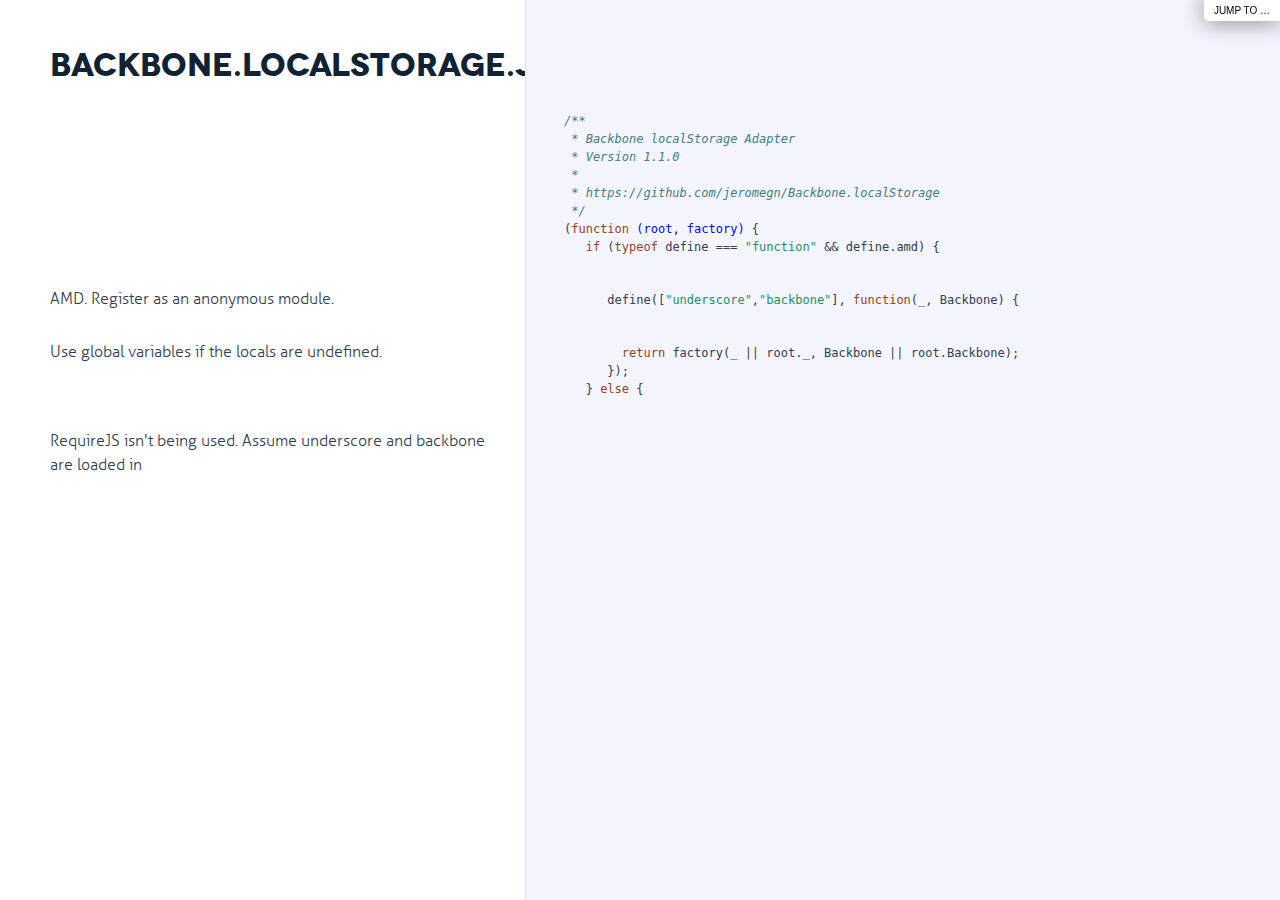
<file: public/js/libs/backbone/docs/backbone.localstorage.html>
<!DOCTYPE html>

<html>
<head>
  <title>backbone.localstorage.js</title>
  <meta http-equiv="content-type" content="text/html; charset=UTF-8">
  <meta name="viewport" content="width=device-width, target-densitydpi=160dpi, initial-scale=1.0; maximum-scale=1.0; user-scalable=0;">
  <link rel="stylesheet" media="all" href="docco.css" />
</head>
<body>
  <div id="container">
    <div id="background"></div>
    
      <ul id="jump_to">
        <li>
          <a class="large" href="javascript:void(0);">Jump To &hellip;</a>
          <a class="small" href="javascript:void(0);">+</a>
          <div id="jump_wrapper">
          <div id="jump_page">
            
              
              <a class="source" href="backbone.localstorage.html">
                backbone.localstorage.js
              </a>
            
              
              <a class="source" href="todos.html">
                todos.js
              </a>
            
          </div>
        </li>
      </ul>
    
    <ul class="sections">
        
          <li id="title">
              <div class="annotation">
                  <h1>backbone.localstorage.js</h1>
              </div>
          </li>
        
        
        
        <li id="section-1">
            <div class="annotation">
              
              <div class="pilwrap ">
                <a class="pilcrow" href="#section-1">&#182;</a>
              </div>
              
            </div>
            
            <div class="content"><div class='highlight'><pre><span class="comment">/**
 * Backbone localStorage Adapter
 * Version 1.1.0
 *
 * https://github.com/jeromegn/Backbone.localStorage
 */</span>
(<span class="function"><span class="keyword">function</span> <span class="params">(root, factory)</span> {</span>
   <span class="keyword">if</span> (<span class="keyword">typeof</span> define === <span class="string">"function"</span> &amp;&amp; define.amd) {</pre></div></div>
            
        </li>
        
        
        <li id="section-2">
            <div class="annotation">
              
              <div class="pilwrap ">
                <a class="pilcrow" href="#section-2">&#182;</a>
              </div>
              <p>AMD. Register as an anonymous module.
</p>

            </div>
            
            <div class="content"><div class='highlight'><pre>      define([<span class="string">"underscore"</span>,<span class="string">"backbone"</span>], <span class="keyword">function</span>(_, Backbone) {</pre></div></div>
            
        </li>
        
        
        <li id="section-3">
            <div class="annotation">
              
              <div class="pilwrap ">
                <a class="pilcrow" href="#section-3">&#182;</a>
              </div>
              <p>Use global variables if the locals are undefined.
</p>

            </div>
            
            <div class="content"><div class='highlight'><pre>        <span class="keyword">return</span> factory(_ || root._, Backbone || root.Backbone);
      });
   } <span class="keyword">else</span> {</pre></div></div>
            
        </li>
        
        
        <li id="section-4">
            <div class="annotation">
              
              <div class="pilwrap ">
                <a class="pilcrow" href="#section-4">&#182;</a>
              </div>
              <p>RequireJS isn&#39;t being used. Assume underscore and backbone are loaded in <script> tags
</p>

            </div>
            
            <div class="content"><div class='highlight'><pre>      factory(_, Backbone);
   }
}(<span class="keyword">this</span>, <span class="keyword">function</span>(_, Backbone) {</pre></div></div>
            
        </li>
        
        
        <li id="section-5">
            <div class="annotation">
              
              <div class="pilwrap ">
                <a class="pilcrow" href="#section-5">&#182;</a>
              </div>
              <p>A simple module to replace <code>Backbone.sync</code> with <em>localStorage</em>-based
persistence. Models are given GUIDS, and saved into a JSON object. Simple
as that.

</p>
<p>Hold reference to Underscore.js and Backbone.js in the closure in order
to make things work even if they are removed from the global namespace

</p>
<p>Generate four random hex digits.
</p>

            </div>
            
            <div class="content"><div class='highlight'><pre><span class="function"><span class="keyword">function</span> <span class="title">S4</span><span class="params">()</span> {</span>
   <span class="keyword">return</span> (((<span class="number">1</span>+Math.random())*<span class="number">0x10000</span>)|<span class="number">0</span>).toString(<span class="number">16</span>).substring(<span class="number">1</span>);
};</pre></div></div>
            
        </li>
        
        
        <li id="section-6">
            <div class="annotation">
              
              <div class="pilwrap ">
                <a class="pilcrow" href="#section-6">&#182;</a>
              </div>
              <p>Generate a pseudo-GUID by concatenating random hexadecimal.
</p>

            </div>
            
            <div class="content"><div class='highlight'><pre><span class="function"><span class="keyword">function</span> <span class="title">guid</span><span class="params">()</span> {</span>
   <span class="keyword">return</span> (S4()+S4()+<span class="string">"-"</span>+S4()+<span class="string">"-"</span>+S4()+<span class="string">"-"</span>+S4()+<span class="string">"-"</span>+S4()+S4()+S4());
};</pre></div></div>
            
        </li>
        
        
        <li id="section-7">
            <div class="annotation">
              
              <div class="pilwrap ">
                <a class="pilcrow" href="#section-7">&#182;</a>
              </div>
              <p>Our Store is represented by a single JS object in <em>localStorage</em>. Create it
with a meaningful name, like the name you&#39;d give a table.
window.Store is deprectated, use Backbone.LocalStorage instead
</p>

            </div>
            
            <div class="content"><div class='highlight'><pre>Backbone.LocalStorage = window.Store = <span class="keyword">function</span>(name) {
  <span class="keyword">this</span>.name = name;
  <span class="keyword">var</span> store = <span class="keyword">this</span>.localStorage().getItem(<span class="keyword">this</span>.name);
  <span class="keyword">this</span>.records = (store &amp;&amp; store.split(<span class="string">","</span>)) || [];
};

_.extend(Backbone.LocalStorage.prototype, {</pre></div></div>
            
        </li>
        
        
        <li id="section-8">
            <div class="annotation">
              
              <div class="pilwrap ">
                <a class="pilcrow" href="#section-8">&#182;</a>
              </div>
              <p>Save the current state of the <strong>Store</strong> to <em>localStorage</em>.
</p>

            </div>
            
            <div class="content"><div class='highlight'><pre>  save: <span class="keyword">function</span>() {
    <span class="keyword">this</span>.localStorage().setItem(<span class="keyword">this</span>.name, <span class="keyword">this</span>.records.join(<span class="string">","</span>));
  },</pre></div></div>
            
        </li>
        
        
        <li id="section-9">
            <div class="annotation">
              
              <div class="pilwrap ">
                <a class="pilcrow" href="#section-9">&#182;</a>
              </div>
              <p>Add a model, giving it a (hopefully)-unique GUID, if it doesn&#39;t already
have an id of it&#39;s own.
</p>

            </div>
            
            <div class="content"><div class='highlight'><pre>  create: <span class="keyword">function</span>(model) {
    <span class="keyword">if</span> (!model.id) {
      model.id = guid();
      model.set(model.idAttribute, model.id);
    }
    <span class="keyword">this</span>.localStorage().setItem(<span class="keyword">this</span>.name+<span class="string">"-"</span>+model.id, JSON.stringify(model));
    <span class="keyword">this</span>.records.push(model.id.toString());
    <span class="keyword">this</span>.save();
    <span class="keyword">return</span> <span class="keyword">this</span>.find(model);
  },</pre></div></div>
            
        </li>
        
        
        <li id="section-10">
            <div class="annotation">
              
              <div class="pilwrap ">
                <a class="pilcrow" href="#section-10">&#182;</a>
              </div>
              <p>Update a model by replacing its copy in <code>this.data</code>.
</p>

            </div>
            
            <div class="content"><div class='highlight'><pre>  update: <span class="keyword">function</span>(model) {
    <span class="keyword">this</span>.localStorage().setItem(<span class="keyword">this</span>.name+<span class="string">"-"</span>+model.id, JSON.stringify(model));
    <span class="keyword">if</span> (!_.include(<span class="keyword">this</span>.records, model.id.toString()))
      <span class="keyword">this</span>.records.push(model.id.toString()); <span class="keyword">this</span>.save();
    <span class="keyword">return</span> <span class="keyword">this</span>.find(model);
  },</pre></div></div>
            
        </li>
        
        
        <li id="section-11">
            <div class="annotation">
              
              <div class="pilwrap ">
                <a class="pilcrow" href="#section-11">&#182;</a>
              </div>
              <p>Retrieve a model from <code>this.data</code> by id.
</p>

            </div>
            
            <div class="content"><div class='highlight'><pre>  find: <span class="keyword">function</span>(model) {
    <span class="keyword">return</span> <span class="keyword">this</span>.jsonData(<span class="keyword">this</span>.localStorage().getItem(<span class="keyword">this</span>.name+<span class="string">"-"</span>+model.id));
  },</pre></div></div>
            
        </li>
        
        
        <li id="section-12">
            <div class="annotation">
              
              <div class="pilwrap ">
                <a class="pilcrow" href="#section-12">&#182;</a>
              </div>
              <p>Return the array of all models currently in storage.
</p>

            </div>
            
            <div class="content"><div class='highlight'><pre>  findAll: <span class="keyword">function</span>() {
    <span class="keyword">return</span> _(<span class="keyword">this</span>.records).chain()
      .map(<span class="keyword">function</span>(id){
        <span class="keyword">return</span> <span class="keyword">this</span>.jsonData(<span class="keyword">this</span>.localStorage().getItem(<span class="keyword">this</span>.name+<span class="string">"-"</span>+id));
      }, <span class="keyword">this</span>)
      .compact()
      .value();
  },</pre></div></div>
            
        </li>
        
        
        <li id="section-13">
            <div class="annotation">
              
              <div class="pilwrap ">
                <a class="pilcrow" href="#section-13">&#182;</a>
              </div>
              <p>Delete a model from <code>this.data</code>, returning it.
</p>

            </div>
            
            <div class="content"><div class='highlight'><pre>  destroy: <span class="keyword">function</span>(model) {
    <span class="keyword">if</span> (model.isNew())
      <span class="keyword">return</span> <span class="literal">false</span>
    <span class="keyword">this</span>.localStorage().removeItem(<span class="keyword">this</span>.name+<span class="string">"-"</span>+model.id);
    <span class="keyword">this</span>.records = _.reject(<span class="keyword">this</span>.records, <span class="keyword">function</span>(id){
      <span class="keyword">return</span> id === model.id.toString();
    });
    <span class="keyword">this</span>.save();
    <span class="keyword">return</span> model;
  },

  localStorage: <span class="keyword">function</span>() {
    <span class="keyword">return</span> localStorage;
  },</pre></div></div>
            
        </li>
        
        
        <li id="section-14">
            <div class="annotation">
              
              <div class="pilwrap ">
                <a class="pilcrow" href="#section-14">&#182;</a>
              </div>
              <p>fix for &quot;illegal access&quot; error on Android when JSON.parse is passed null
</p>

            </div>
            
            <div class="content"><div class='highlight'><pre>  jsonData: <span class="function"><span class="keyword">function</span> <span class="params">(data)</span> {</span>
      <span class="keyword">return</span> data &amp;&amp; JSON.parse(data);
  }

});</pre></div></div>
            
        </li>
        
        
        <li id="section-15">
            <div class="annotation">
              
              <div class="pilwrap ">
                <a class="pilcrow" href="#section-15">&#182;</a>
              </div>
              <p>localSync delegate to the model or collection&#39;s
<em>localStorage</em> property, which should be an instance of <code>Store</code>.
window.Store.sync and Backbone.localSync is deprectated, use Backbone.LocalStorage.sync instead
</p>

            </div>
            
            <div class="content"><div class='highlight'><pre>Backbone.LocalStorage.sync = window.Store.sync = Backbone.localSync = <span class="keyword">function</span>(method, model, options) {
  <span class="keyword">var</span> store = model.localStorage || model.collection.localStorage;

  <span class="keyword">var</span> resp, errorMessage, syncDfd = $.Deferred &amp;&amp; $.Deferred(); <span class="comment">//If $ is having Deferred - use it.</span>

  <span class="keyword">try</span> {

    <span class="keyword">switch</span> (method) {
      <span class="keyword">case</span> <span class="string">"read"</span>:
        resp = model.id != <span class="literal">undefined</span> ? store.find(model) : store.findAll();
        <span class="keyword">break</span>;
      <span class="keyword">case</span> <span class="string">"create"</span>:
        resp = store.create(model);
        <span class="keyword">break</span>;
      <span class="keyword">case</span> <span class="string">"update"</span>:
        resp = store.update(model);
        <span class="keyword">break</span>;
      <span class="keyword">case</span> <span class="string">"delete"</span>:
        resp = store.destroy(model);
        <span class="keyword">break</span>;
    }

  } <span class="keyword">catch</span>(error) {
    <span class="keyword">if</span> (error.code === DOMException.QUOTA_EXCEEDED_ERR &amp;&amp; window.localStorage.length === <span class="number">0</span>)
      errorMessage = <span class="string">"Private browsing is unsupported"</span>;
    <span class="keyword">else</span>
      errorMessage = error.message;
  }

  <span class="keyword">if</span> (resp) {
    model.trigger(<span class="string">"sync"</span>, model, resp, options);
    <span class="keyword">if</span> (options &amp;&amp; options.success)
      options.success(resp);
    <span class="keyword">if</span> (syncDfd)
      syncDfd.resolve(resp);

  } <span class="keyword">else</span> {
    errorMessage = errorMessage ? errorMessage
                                : <span class="string">"Record Not Found"</span>;

    <span class="keyword">if</span> (options &amp;&amp; options.error)
      options.error(errorMessage);
    <span class="keyword">if</span> (syncDfd)
      syncDfd.reject(errorMessage);
  }</pre></div></div>
            
        </li>
        
        
        <li id="section-16">
            <div class="annotation">
              
              <div class="pilwrap ">
                <a class="pilcrow" href="#section-16">&#182;</a>
              </div>
              <p>add compatibility with $.ajax
always execute callback for success and error
</p>

            </div>
            
            <div class="content"><div class='highlight'><pre>  <span class="keyword">if</span> (options &amp;&amp; options.complete) options.complete(resp);

  <span class="keyword">return</span> syncDfd &amp;&amp; syncDfd.promise();
};

Backbone.ajaxSync = Backbone.sync;

Backbone.getSyncMethod = <span class="keyword">function</span>(model) {
  <span class="keyword">if</span>(model.localStorage || (model.collection &amp;&amp; model.collection.localStorage)) {
    <span class="keyword">return</span> Backbone.localSync;
  }

  <span class="keyword">return</span> Backbone.ajaxSync;
};</pre></div></div>
            
        </li>
        
        
        <li id="section-17">
            <div class="annotation">
              
              <div class="pilwrap ">
                <a class="pilcrow" href="#section-17">&#182;</a>
              </div>
              <p>Override &#39;Backbone.sync&#39; to default to localSync,
the original &#39;Backbone.sync&#39; is still available in &#39;Backbone.ajaxSync&#39;
</p>

            </div>
            
            <div class="content"><div class='highlight'><pre>Backbone.sync = <span class="keyword">function</span>(method, model, options) {
  <span class="keyword">return</span> Backbone.getSyncMethod(model).apply(<span class="keyword">this</span>, [method, model, options]);
};

<span class="keyword">return</span> Backbone.LocalStorage;
}));</pre></div></div>
            
        </li>
        
    </ul>
  </div>
</body>
</html>
</file>
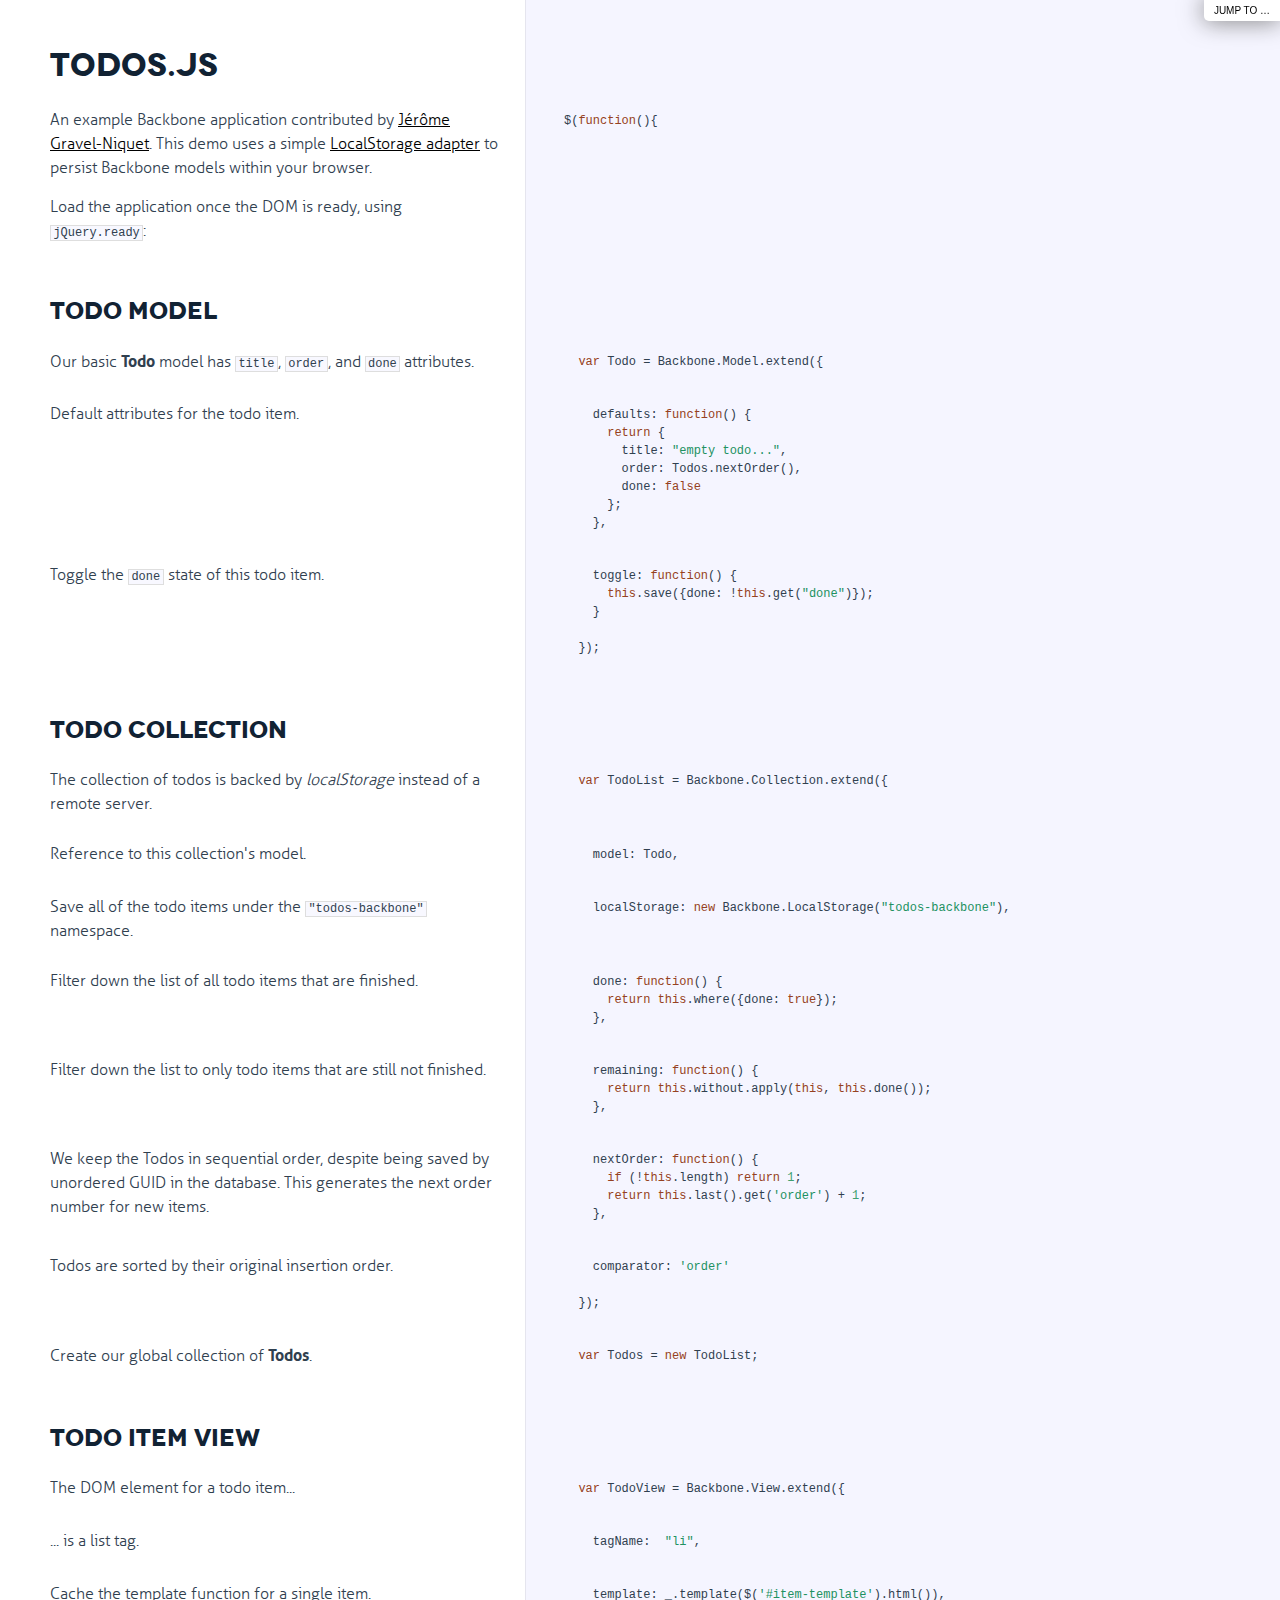
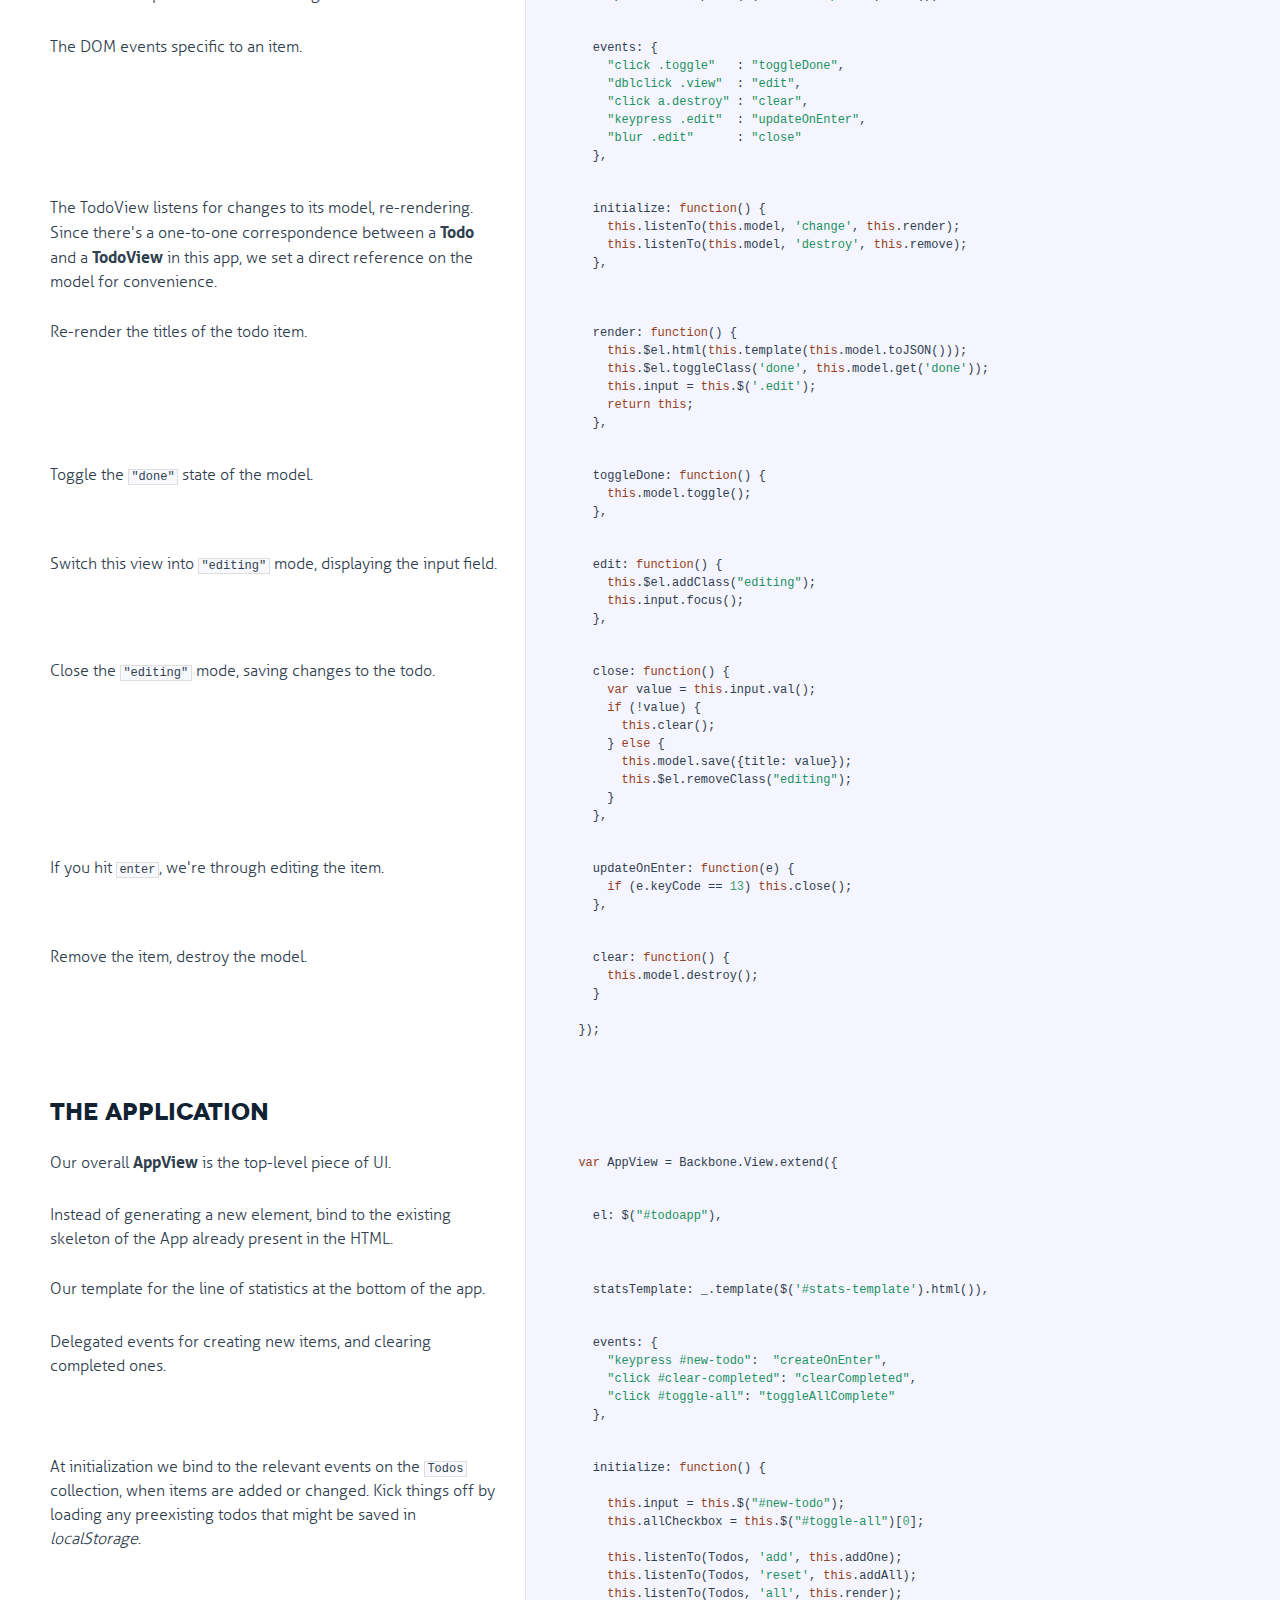
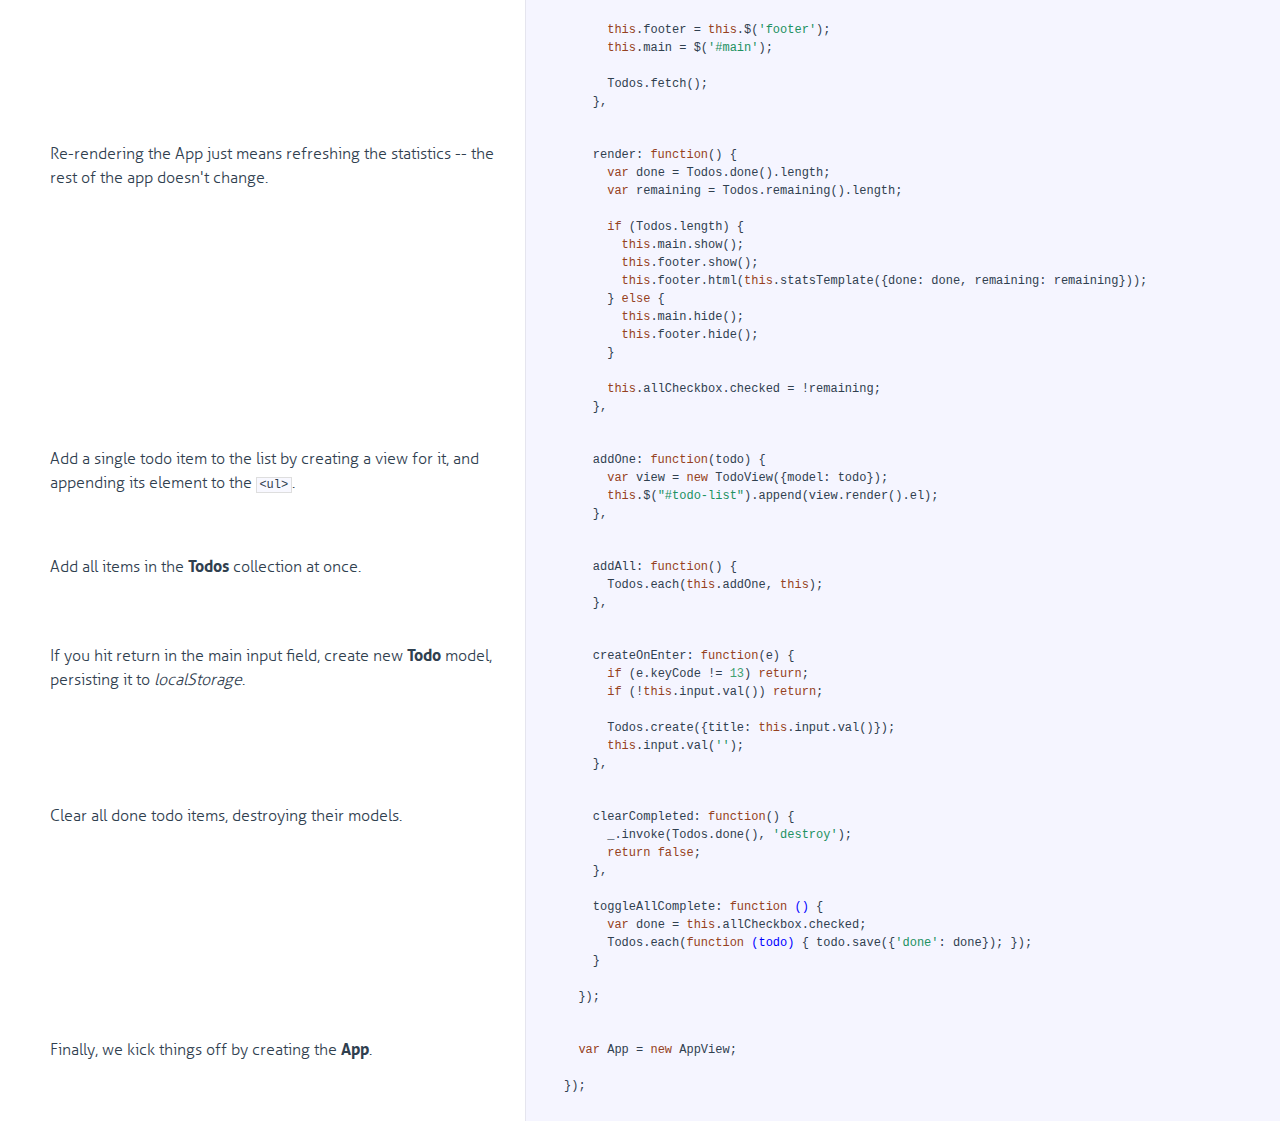
<file: public/js/libs/backbone/docs/todos.html>
<!DOCTYPE html>

<html>
<head>
  <title>todos.js</title>
  <meta http-equiv="content-type" content="text/html; charset=UTF-8">
  <meta name="viewport" content="width=device-width, target-densitydpi=160dpi, initial-scale=1.0; maximum-scale=1.0; user-scalable=0;">
  <link rel="stylesheet" media="all" href="docco.css" />
</head>
<body>
  <div id="container">
    <div id="background"></div>
    
      <ul id="jump_to">
        <li>
          <a class="large" href="javascript:void(0);">Jump To &hellip;</a>
          <a class="small" href="javascript:void(0);">+</a>
          <div id="jump_wrapper">
          <div id="jump_page">
            
              
              <a class="source" href="backbone.localstorage.html">
                backbone.localstorage.js
              </a>
            
              
              <a class="source" href="todos.html">
                todos.js
              </a>
            
          </div>
        </li>
      </ul>
    
    <ul class="sections">
        
          <li id="title">
              <div class="annotation">
                  <h1>todos.js</h1>
              </div>
          </li>
        
        
        
        <li id="section-1">
            <div class="annotation">
              
              <div class="pilwrap ">
                <a class="pilcrow" href="#section-1">&#182;</a>
              </div>
              <p>An example Backbone application contributed by
<a href="http://jgn.me/">Jérôme Gravel-Niquet</a>. This demo uses a simple
<a href="backbone-localstorage.html">LocalStorage adapter</a>
to persist Backbone models within your browser.

</p>
<p>Load the application once the DOM is ready, using <code>jQuery.ready</code>:
</p>

            </div>
            
            <div class="content"><div class='highlight'><pre>$(<span class="keyword">function</span>(){</pre></div></div>
            
        </li>
        
        
        <li id="section-2">
            <div class="annotation">
              
              <div class="pilwrap for-h2">
                <a class="pilcrow" href="#section-2">&#182;</a>
              </div>
              <h2>Todo Model</h2>

            </div>
            
        </li>
        
        
        <li id="section-3">
            <div class="annotation">
              
              <div class="pilwrap ">
                <a class="pilcrow" href="#section-3">&#182;</a>
              </div>
              <p>Our basic <strong>Todo</strong> model has <code>title</code>, <code>order</code>, and <code>done</code> attributes.
</p>

            </div>
            
            <div class="content"><div class='highlight'><pre>  <span class="keyword">var</span> Todo = Backbone.Model.extend({</pre></div></div>
            
        </li>
        
        
        <li id="section-4">
            <div class="annotation">
              
              <div class="pilwrap ">
                <a class="pilcrow" href="#section-4">&#182;</a>
              </div>
              <p>Default attributes for the todo item.
</p>

            </div>
            
            <div class="content"><div class='highlight'><pre>    defaults: <span class="keyword">function</span>() {
      <span class="keyword">return</span> {
        title: <span class="string">"empty todo..."</span>,
        order: Todos.nextOrder(),
        done: <span class="literal">false</span>
      };
    },</pre></div></div>
            
        </li>
        
        
        <li id="section-5">
            <div class="annotation">
              
              <div class="pilwrap ">
                <a class="pilcrow" href="#section-5">&#182;</a>
              </div>
              <p>Toggle the <code>done</code> state of this todo item.
</p>

            </div>
            
            <div class="content"><div class='highlight'><pre>    toggle: <span class="keyword">function</span>() {
      <span class="keyword">this</span>.save({done: !<span class="keyword">this</span>.get(<span class="string">"done"</span>)});
    }

  });</pre></div></div>
            
        </li>
        
        
        <li id="section-6">
            <div class="annotation">
              
              <div class="pilwrap for-h2">
                <a class="pilcrow" href="#section-6">&#182;</a>
              </div>
              <h2>Todo Collection</h2>

            </div>
            
        </li>
        
        
        <li id="section-7">
            <div class="annotation">
              
              <div class="pilwrap ">
                <a class="pilcrow" href="#section-7">&#182;</a>
              </div>
              <p>The collection of todos is backed by <em>localStorage</em> instead of a remote
server.
</p>

            </div>
            
            <div class="content"><div class='highlight'><pre>  <span class="keyword">var</span> TodoList = Backbone.Collection.extend({</pre></div></div>
            
        </li>
        
        
        <li id="section-8">
            <div class="annotation">
              
              <div class="pilwrap ">
                <a class="pilcrow" href="#section-8">&#182;</a>
              </div>
              <p>Reference to this collection&#39;s model.
</p>

            </div>
            
            <div class="content"><div class='highlight'><pre>    model: Todo,</pre></div></div>
            
        </li>
        
        
        <li id="section-9">
            <div class="annotation">
              
              <div class="pilwrap ">
                <a class="pilcrow" href="#section-9">&#182;</a>
              </div>
              <p>Save all of the todo items under the <code>&quot;todos-backbone&quot;</code> namespace.
</p>

            </div>
            
            <div class="content"><div class='highlight'><pre>    localStorage: <span class="keyword">new</span> Backbone.LocalStorage(<span class="string">"todos-backbone"</span>),</pre></div></div>
            
        </li>
        
        
        <li id="section-10">
            <div class="annotation">
              
              <div class="pilwrap ">
                <a class="pilcrow" href="#section-10">&#182;</a>
              </div>
              <p>Filter down the list of all todo items that are finished.
</p>

            </div>
            
            <div class="content"><div class='highlight'><pre>    done: <span class="keyword">function</span>() {
      <span class="keyword">return</span> <span class="keyword">this</span>.where({done: <span class="literal">true</span>});
    },</pre></div></div>
            
        </li>
        
        
        <li id="section-11">
            <div class="annotation">
              
              <div class="pilwrap ">
                <a class="pilcrow" href="#section-11">&#182;</a>
              </div>
              <p>Filter down the list to only todo items that are still not finished.
</p>

            </div>
            
            <div class="content"><div class='highlight'><pre>    remaining: <span class="keyword">function</span>() {
      <span class="keyword">return</span> <span class="keyword">this</span>.without.apply(<span class="keyword">this</span>, <span class="keyword">this</span>.done());
    },</pre></div></div>
            
        </li>
        
        
        <li id="section-12">
            <div class="annotation">
              
              <div class="pilwrap ">
                <a class="pilcrow" href="#section-12">&#182;</a>
              </div>
              <p>We keep the Todos in sequential order, despite being saved by unordered
GUID in the database. This generates the next order number for new items.
</p>

            </div>
            
            <div class="content"><div class='highlight'><pre>    nextOrder: <span class="keyword">function</span>() {
      <span class="keyword">if</span> (!<span class="keyword">this</span>.length) <span class="keyword">return</span> <span class="number">1</span>;
      <span class="keyword">return</span> <span class="keyword">this</span>.last().get(<span class="string">'order'</span>) + <span class="number">1</span>;
    },</pre></div></div>
            
        </li>
        
        
        <li id="section-13">
            <div class="annotation">
              
              <div class="pilwrap ">
                <a class="pilcrow" href="#section-13">&#182;</a>
              </div>
              <p>Todos are sorted by their original insertion order.
</p>

            </div>
            
            <div class="content"><div class='highlight'><pre>    comparator: <span class="string">'order'</span>

  });</pre></div></div>
            
        </li>
        
        
        <li id="section-14">
            <div class="annotation">
              
              <div class="pilwrap ">
                <a class="pilcrow" href="#section-14">&#182;</a>
              </div>
              <p>Create our global collection of <strong>Todos</strong>.
</p>

            </div>
            
            <div class="content"><div class='highlight'><pre>  <span class="keyword">var</span> Todos = <span class="keyword">new</span> TodoList;</pre></div></div>
            
        </li>
        
        
        <li id="section-15">
            <div class="annotation">
              
              <div class="pilwrap for-h2">
                <a class="pilcrow" href="#section-15">&#182;</a>
              </div>
              <h2>Todo Item View</h2>

            </div>
            
        </li>
        
        
        <li id="section-16">
            <div class="annotation">
              
              <div class="pilwrap ">
                <a class="pilcrow" href="#section-16">&#182;</a>
              </div>
              <p>The DOM element for a todo item...
</p>

            </div>
            
            <div class="content"><div class='highlight'><pre>  <span class="keyword">var</span> TodoView = Backbone.View.extend({</pre></div></div>
            
        </li>
        
        
        <li id="section-17">
            <div class="annotation">
              
              <div class="pilwrap ">
                <a class="pilcrow" href="#section-17">&#182;</a>
              </div>
              <p>... is a list tag.
</p>

            </div>
            
            <div class="content"><div class='highlight'><pre>    tagName:  <span class="string">"li"</span>,</pre></div></div>
            
        </li>
        
        
        <li id="section-18">
            <div class="annotation">
              
              <div class="pilwrap ">
                <a class="pilcrow" href="#section-18">&#182;</a>
              </div>
              <p>Cache the template function for a single item.
</p>

            </div>
            
            <div class="content"><div class='highlight'><pre>    template: _.template($(<span class="string">'#item-template'</span>).html()),</pre></div></div>
            
        </li>
        
        
        <li id="section-19">
            <div class="annotation">
              
              <div class="pilwrap ">
                <a class="pilcrow" href="#section-19">&#182;</a>
              </div>
              <p>The DOM events specific to an item.
</p>

            </div>
            
            <div class="content"><div class='highlight'><pre>    events: {
      <span class="string">"click .toggle"</span>   : <span class="string">"toggleDone"</span>,
      <span class="string">"dblclick .view"</span>  : <span class="string">"edit"</span>,
      <span class="string">"click a.destroy"</span> : <span class="string">"clear"</span>,
      <span class="string">"keypress .edit"</span>  : <span class="string">"updateOnEnter"</span>,
      <span class="string">"blur .edit"</span>      : <span class="string">"close"</span>
    },</pre></div></div>
            
        </li>
        
        
        <li id="section-20">
            <div class="annotation">
              
              <div class="pilwrap ">
                <a class="pilcrow" href="#section-20">&#182;</a>
              </div>
              <p>The TodoView listens for changes to its model, re-rendering. Since there&#39;s
a one-to-one correspondence between a <strong>Todo</strong> and a <strong>TodoView</strong> in this
app, we set a direct reference on the model for convenience.
</p>

            </div>
            
            <div class="content"><div class='highlight'><pre>    initialize: <span class="keyword">function</span>() {
      <span class="keyword">this</span>.listenTo(<span class="keyword">this</span>.model, <span class="string">'change'</span>, <span class="keyword">this</span>.render);
      <span class="keyword">this</span>.listenTo(<span class="keyword">this</span>.model, <span class="string">'destroy'</span>, <span class="keyword">this</span>.remove);
    },</pre></div></div>
            
        </li>
        
        
        <li id="section-21">
            <div class="annotation">
              
              <div class="pilwrap ">
                <a class="pilcrow" href="#section-21">&#182;</a>
              </div>
              <p>Re-render the titles of the todo item.
</p>

            </div>
            
            <div class="content"><div class='highlight'><pre>    render: <span class="keyword">function</span>() {
      <span class="keyword">this</span>.$el.html(<span class="keyword">this</span>.template(<span class="keyword">this</span>.model.toJSON()));
      <span class="keyword">this</span>.$el.toggleClass(<span class="string">'done'</span>, <span class="keyword">this</span>.model.get(<span class="string">'done'</span>));
      <span class="keyword">this</span>.input = <span class="keyword">this</span>.$(<span class="string">'.edit'</span>);
      <span class="keyword">return</span> <span class="keyword">this</span>;
    },</pre></div></div>
            
        </li>
        
        
        <li id="section-22">
            <div class="annotation">
              
              <div class="pilwrap ">
                <a class="pilcrow" href="#section-22">&#182;</a>
              </div>
              <p>Toggle the <code>&quot;done&quot;</code> state of the model.
</p>

            </div>
            
            <div class="content"><div class='highlight'><pre>    toggleDone: <span class="keyword">function</span>() {
      <span class="keyword">this</span>.model.toggle();
    },</pre></div></div>
            
        </li>
        
        
        <li id="section-23">
            <div class="annotation">
              
              <div class="pilwrap ">
                <a class="pilcrow" href="#section-23">&#182;</a>
              </div>
              <p>Switch this view into <code>&quot;editing&quot;</code> mode, displaying the input field.
</p>

            </div>
            
            <div class="content"><div class='highlight'><pre>    edit: <span class="keyword">function</span>() {
      <span class="keyword">this</span>.$el.addClass(<span class="string">"editing"</span>);
      <span class="keyword">this</span>.input.focus();
    },</pre></div></div>
            
        </li>
        
        
        <li id="section-24">
            <div class="annotation">
              
              <div class="pilwrap ">
                <a class="pilcrow" href="#section-24">&#182;</a>
              </div>
              <p>Close the <code>&quot;editing&quot;</code> mode, saving changes to the todo.
</p>

            </div>
            
            <div class="content"><div class='highlight'><pre>    close: <span class="keyword">function</span>() {
      <span class="keyword">var</span> value = <span class="keyword">this</span>.input.val();
      <span class="keyword">if</span> (!value) {
        <span class="keyword">this</span>.clear();
      } <span class="keyword">else</span> {
        <span class="keyword">this</span>.model.save({title: value});
        <span class="keyword">this</span>.$el.removeClass(<span class="string">"editing"</span>);
      }
    },</pre></div></div>
            
        </li>
        
        
        <li id="section-25">
            <div class="annotation">
              
              <div class="pilwrap ">
                <a class="pilcrow" href="#section-25">&#182;</a>
              </div>
              <p>If you hit <code>enter</code>, we&#39;re through editing the item.
</p>

            </div>
            
            <div class="content"><div class='highlight'><pre>    updateOnEnter: <span class="keyword">function</span>(e) {
      <span class="keyword">if</span> (e.keyCode == <span class="number">13</span>) <span class="keyword">this</span>.close();
    },</pre></div></div>
            
        </li>
        
        
        <li id="section-26">
            <div class="annotation">
              
              <div class="pilwrap ">
                <a class="pilcrow" href="#section-26">&#182;</a>
              </div>
              <p>Remove the item, destroy the model.
</p>

            </div>
            
            <div class="content"><div class='highlight'><pre>    clear: <span class="keyword">function</span>() {
      <span class="keyword">this</span>.model.destroy();
    }

  });</pre></div></div>
            
        </li>
        
        
        <li id="section-27">
            <div class="annotation">
              
              <div class="pilwrap for-h2">
                <a class="pilcrow" href="#section-27">&#182;</a>
              </div>
              <h2>The Application</h2>

            </div>
            
        </li>
        
        
        <li id="section-28">
            <div class="annotation">
              
              <div class="pilwrap ">
                <a class="pilcrow" href="#section-28">&#182;</a>
              </div>
              <p>Our overall <strong>AppView</strong> is the top-level piece of UI.
</p>

            </div>
            
            <div class="content"><div class='highlight'><pre>  <span class="keyword">var</span> AppView = Backbone.View.extend({</pre></div></div>
            
        </li>
        
        
        <li id="section-29">
            <div class="annotation">
              
              <div class="pilwrap ">
                <a class="pilcrow" href="#section-29">&#182;</a>
              </div>
              <p>Instead of generating a new element, bind to the existing skeleton of
the App already present in the HTML.
</p>

            </div>
            
            <div class="content"><div class='highlight'><pre>    el: $(<span class="string">"#todoapp"</span>),</pre></div></div>
            
        </li>
        
        
        <li id="section-30">
            <div class="annotation">
              
              <div class="pilwrap ">
                <a class="pilcrow" href="#section-30">&#182;</a>
              </div>
              <p>Our template for the line of statistics at the bottom of the app.
</p>

            </div>
            
            <div class="content"><div class='highlight'><pre>    statsTemplate: _.template($(<span class="string">'#stats-template'</span>).html()),</pre></div></div>
            
        </li>
        
        
        <li id="section-31">
            <div class="annotation">
              
              <div class="pilwrap ">
                <a class="pilcrow" href="#section-31">&#182;</a>
              </div>
              <p>Delegated events for creating new items, and clearing completed ones.
</p>

            </div>
            
            <div class="content"><div class='highlight'><pre>    events: {
      <span class="string">"keypress #new-todo"</span>:  <span class="string">"createOnEnter"</span>,
      <span class="string">"click #clear-completed"</span>: <span class="string">"clearCompleted"</span>,
      <span class="string">"click #toggle-all"</span>: <span class="string">"toggleAllComplete"</span>
    },</pre></div></div>
            
        </li>
        
        
        <li id="section-32">
            <div class="annotation">
              
              <div class="pilwrap ">
                <a class="pilcrow" href="#section-32">&#182;</a>
              </div>
              <p>At initialization we bind to the relevant events on the <code>Todos</code>
collection, when items are added or changed. Kick things off by
loading any preexisting todos that might be saved in <em>localStorage</em>.
</p>

            </div>
            
            <div class="content"><div class='highlight'><pre>    initialize: <span class="keyword">function</span>() {

      <span class="keyword">this</span>.input = <span class="keyword">this</span>.$(<span class="string">"#new-todo"</span>);
      <span class="keyword">this</span>.allCheckbox = <span class="keyword">this</span>.$(<span class="string">"#toggle-all"</span>)[<span class="number">0</span>];

      <span class="keyword">this</span>.listenTo(Todos, <span class="string">'add'</span>, <span class="keyword">this</span>.addOne);
      <span class="keyword">this</span>.listenTo(Todos, <span class="string">'reset'</span>, <span class="keyword">this</span>.addAll);
      <span class="keyword">this</span>.listenTo(Todos, <span class="string">'all'</span>, <span class="keyword">this</span>.render);

      <span class="keyword">this</span>.footer = <span class="keyword">this</span>.$(<span class="string">'footer'</span>);
      <span class="keyword">this</span>.main = $(<span class="string">'#main'</span>);

      Todos.fetch();
    },</pre></div></div>
            
        </li>
        
        
        <li id="section-33">
            <div class="annotation">
              
              <div class="pilwrap ">
                <a class="pilcrow" href="#section-33">&#182;</a>
              </div>
              <p>Re-rendering the App just means refreshing the statistics -- the rest
of the app doesn&#39;t change.
</p>

            </div>
            
            <div class="content"><div class='highlight'><pre>    render: <span class="keyword">function</span>() {
      <span class="keyword">var</span> done = Todos.done().length;
      <span class="keyword">var</span> remaining = Todos.remaining().length;

      <span class="keyword">if</span> (Todos.length) {
        <span class="keyword">this</span>.main.show();
        <span class="keyword">this</span>.footer.show();
        <span class="keyword">this</span>.footer.html(<span class="keyword">this</span>.statsTemplate({done: done, remaining: remaining}));
      } <span class="keyword">else</span> {
        <span class="keyword">this</span>.main.hide();
        <span class="keyword">this</span>.footer.hide();
      }

      <span class="keyword">this</span>.allCheckbox.checked = !remaining;
    },</pre></div></div>
            
        </li>
        
        
        <li id="section-34">
            <div class="annotation">
              
              <div class="pilwrap ">
                <a class="pilcrow" href="#section-34">&#182;</a>
              </div>
              <p>Add a single todo item to the list by creating a view for it, and
appending its element to the <code>&lt;ul&gt;</code>.
</p>

            </div>
            
            <div class="content"><div class='highlight'><pre>    addOne: <span class="keyword">function</span>(todo) {
      <span class="keyword">var</span> view = <span class="keyword">new</span> TodoView({model: todo});
      <span class="keyword">this</span>.$(<span class="string">"#todo-list"</span>).append(view.render().el);
    },</pre></div></div>
            
        </li>
        
        
        <li id="section-35">
            <div class="annotation">
              
              <div class="pilwrap ">
                <a class="pilcrow" href="#section-35">&#182;</a>
              </div>
              <p>Add all items in the <strong>Todos</strong> collection at once.
</p>

            </div>
            
            <div class="content"><div class='highlight'><pre>    addAll: <span class="keyword">function</span>() {
      Todos.each(<span class="keyword">this</span>.addOne, <span class="keyword">this</span>);
    },</pre></div></div>
            
        </li>
        
        
        <li id="section-36">
            <div class="annotation">
              
              <div class="pilwrap ">
                <a class="pilcrow" href="#section-36">&#182;</a>
              </div>
              <p>If you hit return in the main input field, create new <strong>Todo</strong> model,
persisting it to <em>localStorage</em>.
</p>

            </div>
            
            <div class="content"><div class='highlight'><pre>    createOnEnter: <span class="keyword">function</span>(e) {
      <span class="keyword">if</span> (e.keyCode != <span class="number">13</span>) <span class="keyword">return</span>;
      <span class="keyword">if</span> (!<span class="keyword">this</span>.input.val()) <span class="keyword">return</span>;

      Todos.create({title: <span class="keyword">this</span>.input.val()});
      <span class="keyword">this</span>.input.val(<span class="string">''</span>);
    },</pre></div></div>
            
        </li>
        
        
        <li id="section-37">
            <div class="annotation">
              
              <div class="pilwrap ">
                <a class="pilcrow" href="#section-37">&#182;</a>
              </div>
              <p>Clear all done todo items, destroying their models.
</p>

            </div>
            
            <div class="content"><div class='highlight'><pre>    clearCompleted: <span class="keyword">function</span>() {
      _.invoke(Todos.done(), <span class="string">'destroy'</span>);
      <span class="keyword">return</span> <span class="literal">false</span>;
    },

    toggleAllComplete: <span class="function"><span class="keyword">function</span> <span class="params">()</span> {</span>
      <span class="keyword">var</span> done = <span class="keyword">this</span>.allCheckbox.checked;
      Todos.each(<span class="function"><span class="keyword">function</span> <span class="params">(todo)</span> {</span> todo.save({<span class="string">'done'</span>: done}); });
    }

  });</pre></div></div>
            
        </li>
        
        
        <li id="section-38">
            <div class="annotation">
              
              <div class="pilwrap ">
                <a class="pilcrow" href="#section-38">&#182;</a>
              </div>
              <p>Finally, we kick things off by creating the <strong>App</strong>.
</p>

            </div>
            
            <div class="content"><div class='highlight'><pre>  <span class="keyword">var</span> App = <span class="keyword">new</span> AppView;

});</pre></div></div>
            
        </li>
        
    </ul>
  </div>
</body>
</html>
</file>
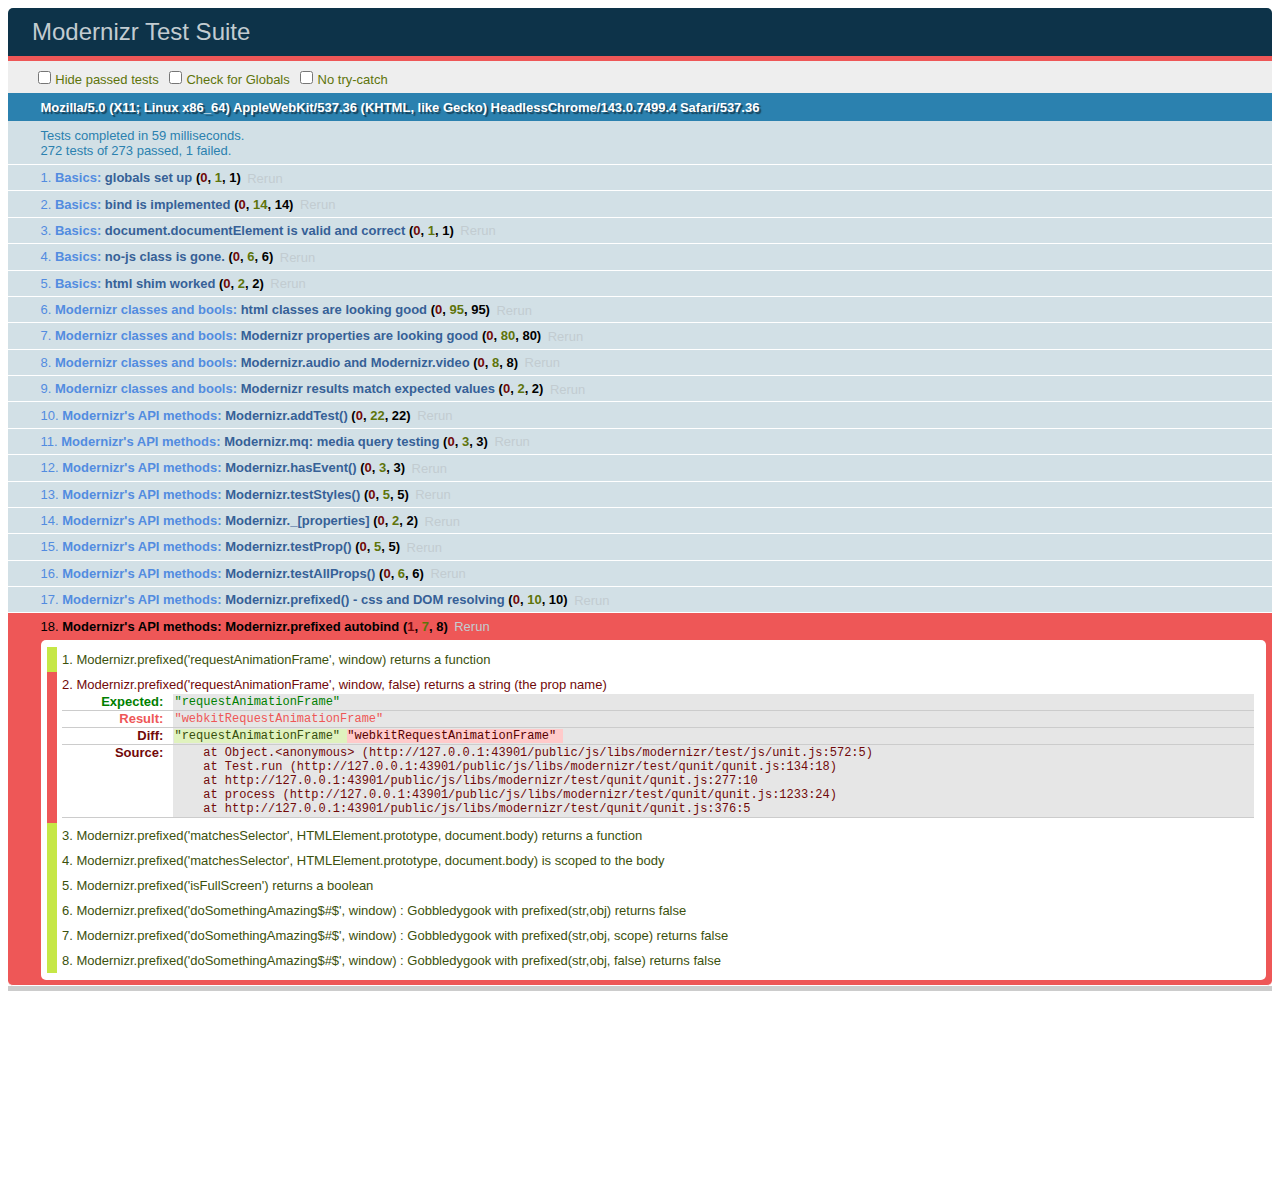
<file: public/js/libs/modernizr/test/basic.html>
<!DOCTYPE html>
<html class="+no-js no-js- no-js i-has-no-js">
<head>
  <meta charset="UTF-8">
  <title>Modernizr Test Suite</title>
  <link rel="stylesheet" href="qunit/qunit.css">
  <style>
     body { margin-bottom: 150px;}
     #testbed { font-family: Helvetica; color: #444; padding-bottom: 100px;}
     #testbed button { margin: 30px; font-size: 13px;}
     .data-notes, .offScreen { display:none;}
     table { width: 100%;}
     tbody tr:nth-child(even) td, tbody tr:nth-child(even) th {  border: 1px solid #ccc; border-left: 0; border-right: 0;}
     table td:nth-child(even), table th:nth-child(even) { background: #e6e6e6;}
     table tbody tr:hover td, table tbody tr:hover th { background: #e1e100!important;}
     td.wrong { background:red!important;}
     #html5section { visibility: hidden; }
     h1 label { display:none;}
     .output { padding: 0 0 0 16px;}
     .output ul { margin: 0;}
     .output li { color: #854747; }
     .output li.yes{color:#090;}
     .output li b{color:#000;}
     .output {font:14px/1.3 Inconsolata,Consolas,monospace;
                    -webkit-column-count: 5;
                       -moz-column-count: 5;
                            column-count: 5;}
      .output + .output { border-top: 5px solid #ccc; }
      textarea { width: 100%; min-height: 75px;}
      #caniusetrigger { font-size: 38px; font-family: monospace; display:block; }
  </style>

  <script src="https://raw.github.com/Modernizr/Modernizr/master/modernizr.js"></script>

  <script>window.Modernizr || document.write('<script src="../modernizr.js"><\/script>')</script>

  <script src="js/lib/polyfills.js"></script>
  <script src="js/lib/detect-global.js"></script>
  
  <script src="qunit/qunit.js"></script>
  <script src="js/lib/jquery-1.7b2.js"></script>
  
  <script src="js/setup.js"></script>
  
  <script src="js/unit.js"></script>
</head>
<body>
  <h1 id="qunit-header">Modernizr Test Suite</h1>
  <h2 id="qunit-banner"></h2>
  <div id="qunit-testrunner-toolbar"></div>
  <h2 id="qunit-userAgent"></h2>

  <ol id="qunit-tests"></ol>

  <div id="mod-output" class=output></div>
  <div id="mod-feattest-output" class=output></div>


  <br>
 
  <section><aside>this is an aside within a section</aside></section>
  
  
</body>
</html>
</file>
<file: public/js/libs/backbone/docs/docco.css>
/*--------------------- Typography ----------------------------*/

@font-face {
    font-family: 'aller-light';
    src: url('public/fonts/aller-light.eot');
    src: url('public/fonts/aller-light.eot?#iefix') format('embedded-opentype'),
         url('public/fonts/aller-light.woff') format('woff'),
         url('public/fonts/aller-light.ttf') format('truetype');
    font-weight: normal;
    font-style: normal;
}

@font-face {
    font-family: 'aller-bold';
    src: url('public/fonts/aller-bold.eot');
    src: url('public/fonts/aller-bold.eot?#iefix') format('embedded-opentype'),
         url('public/fonts/aller-bold.woff') format('woff'),
         url('public/fonts/aller-bold.ttf') format('truetype');
    font-weight: normal;
    font-style: normal;
}

@font-face {
    font-family: 'novecento-bold';
    src: url('public/fonts/novecento-bold.eot');
    src: url('public/fonts/novecento-bold.eot?#iefix') format('embedded-opentype'),
         url('public/fonts/novecento-bold.woff') format('woff'),
         url('public/fonts/novecento-bold.ttf') format('truetype');
    font-weight: normal;
    font-style: normal;
}

/*--------------------- Layout ----------------------------*/
html { height: 100%; }
body {
  font-family: "aller-light";
  font-size: 14px;
  line-height: 18px;
  color: #30404f;
  margin: 0; padding: 0;
  height:100%;
}
#container { min-height: 100%; }

a {
  color: #000;
}

b, strong {
  font-weight: normal;
  font-family: "aller-bold";
}

p {
  margin: 15px 0 0px;
}
  .annotation ul, .annotation ol {
    margin: 25px 0;
  }
    .annotation ul li, .annotation ol li {
      font-size: 14px;
      line-height: 18px;
      margin: 10px 0;
    }

h1, h2, h3, h4, h5, h6 {
  color: #112233;
  line-height: 1em;
  font-weight: normal;
  font-family: "novecento-bold";
  text-transform: uppercase;
  margin: 30px 0 15px 0;
}

h1 {
  margin-top: 40px;
}

hr {
  border: 0;
  background: 1px solid #ddd;
  height: 1px;
  margin: 20px 0;
}

pre, tt, code {
  font-size: 12px; line-height: 16px;
  font-family: Menlo, Monaco, Consolas, "Lucida Console", monospace;
  margin: 0; padding: 0;
}
  .annotation pre {
    display: block;
    margin: 0;
    padding: 7px 10px;
    background: #fcfcfc;
    -moz-box-shadow:    inset 0 0 10px rgba(0,0,0,0.1);
    -webkit-box-shadow: inset 0 0 10px rgba(0,0,0,0.1);
    box-shadow:         inset 0 0 10px rgba(0,0,0,0.1);
    overflow-x: auto;
  }
    .annotation pre code {
      border: 0;
      padding: 0;
      background: transparent;
    }


blockquote {
  border-left: 5px solid #ccc;
  margin: 0;
  padding: 1px 0 1px 1em;
}
  .sections blockquote p {
    font-family: Menlo, Consolas, Monaco, monospace;
    font-size: 12px; line-height: 16px;
    color: #999;
    margin: 10px 0 0;
    white-space: pre-wrap;
  }

ul.sections {
  list-style: none;
  padding:0 0 5px 0;;
  margin:0;
}

/*
  Force border-box so that % widths fit the parent
  container without overlap because of margin/padding.

  More Info : http://www.quirksmode.org/css/box.html
*/
ul.sections > li > div {
  -moz-box-sizing: border-box;    /* firefox */
  -ms-box-sizing: border-box;     /* ie */
  -webkit-box-sizing: border-box; /* webkit */
  -khtml-box-sizing: border-box;  /* konqueror */
  box-sizing: border-box;         /* css3 */
}


/*---------------------- Jump Page -----------------------------*/
#jump_to, #jump_page {
  margin: 0;
  background: white;
  -webkit-box-shadow: 0 0 25px #777; -moz-box-shadow: 0 0 25px #777;
  -webkit-border-bottom-left-radius: 5px; -moz-border-radius-bottomleft: 5px;
  font: 16px Arial;
  cursor: pointer;
  text-align: right;
  list-style: none;
}

#jump_to a {
  text-decoration: none;
}

#jump_to a.large {
  display: none;
}
#jump_to a.small {
  font-size: 22px;
  font-weight: bold;
  color: #676767;
}

#jump_to, #jump_wrapper {
  position: fixed;
  right: 0; top: 0;
  padding: 10px 15px;
  margin:0;
}

#jump_wrapper {
  display: none;
  padding:0;
}

#jump_to:hover #jump_wrapper {
  display: block;
}

#jump_page {
  padding: 5px 0 3px;
  margin: 0 0 25px 25px;
}

#jump_page .source {
  display: block;
  padding: 15px;
  text-decoration: none;
  border-top: 1px solid #eee;
}

#jump_page .source:hover {
  background: #f5f5ff;
}

#jump_page .source:first-child {
}

/*---------------------- Low resolutions (> 320px) ---------------------*/
@media only screen and (min-width: 320px) {
  .pilwrap { display: none; }

  ul.sections > li > div {
    display: block;
    padding:5px 10px 0 10px;
  }

  ul.sections > li > div.annotation ul, ul.sections > li > div.annotation ol {
    padding-left: 30px;
  }

  ul.sections > li > div.content {
    background: #f5f5ff;
    overflow-x:auto;
    -webkit-box-shadow: inset 0 0 5px #e5e5ee;
    box-shadow: inset 0 0 5px #e5e5ee;
    border: 1px solid #dedede;
    margin:5px 10px 5px 10px;
    padding-bottom: 5px;
  }

  ul.sections > li > div.annotation pre {
    margin: 7px 0 7px;
    padding-left: 15px;
  }

  ul.sections > li > div.annotation p tt, .annotation code {
    background: #f8f8ff;
    border: 1px solid #dedede;
    font-size: 12px;
    padding: 0 0.2em;
  }
}

/*----------------------  (> 481px) ---------------------*/
@media only screen and (min-width: 481px) {
  #container {
    position: relative;
  }
  body {
    background-color: #F5F5FF;
    font-size: 15px;
    line-height: 21px;
  }
  pre, tt, code {
    line-height: 18px;
  }
  p, ul, ol {
    margin: 0 0 15px;
  }


  #jump_to {
    padding: 5px 10px;
  }
  #jump_wrapper {
    padding: 0;
  }
  #jump_to, #jump_page {
    font: 10px Arial;
    text-transform: uppercase;
  }
  #jump_page .source {
    padding: 5px 10px;
  }
  #jump_to a.large {
    display: inline-block;
  }
  #jump_to a.small {
    display: none;
  }



  #background {
    position: absolute;
    top: 0; bottom: 0;
    width: 350px;
    background: #fff;
    border-right: 1px solid #e5e5ee;
    z-index: -1;
  }

  ul.sections > li > div.annotation ul, ul.sections > li > div.annotation ol {
    padding-left: 40px;
  }

  ul.sections > li {
    white-space: nowrap;
  }

  ul.sections > li > div {
    display: inline-block;
  }

  ul.sections > li > div.annotation {
    max-width: 350px;
    min-width: 350px;
    min-height: 5px;
    padding: 13px;
    overflow-x: hidden;
    white-space: normal;
    vertical-align: top;
    text-align: left;
  }
  ul.sections > li > div.annotation pre {
    margin: 15px 0 15px;
    padding-left: 15px;
  }

  ul.sections > li > div.content {
    padding: 13px;
    vertical-align: top;
    background: #f5f5ff;
    border: none;
    -webkit-box-shadow: none;
    box-shadow: none;
  }

  .pilwrap {
    position: relative;
    display: inline;
  }

  .pilcrow {
    font: 12px Arial;
    text-decoration: none;
    color: #454545;
    position: absolute;
    top: 3px; left: -20px;
    padding: 1px 2px;
    opacity: 0;
    -webkit-transition: opacity 0.2s linear;
  }
    .for-h1 .pilcrow {
      top: 47px;
    }
    .for-h2 .pilcrow, .for-h3 .pilcrow, .for-h4 .pilcrow {
      top: 35px;
    }

  ul.sections > li > div.annotation:hover .pilcrow {
    opacity: 1;
  }
}

/*---------------------- (> 1025px) ---------------------*/
@media only screen and (min-width: 1025px) {

  body {
    font-size: 16px;
    line-height: 24px;
  }

  #background {
    width: 525px;
  }
  ul.sections > li > div.annotation {
    max-width: 525px;
    min-width: 525px;
    padding: 10px 25px 1px 50px;
  }
  ul.sections > li > div.content {
    padding: 9px 15px 16px 25px;
  }
}

/*---------------------- Syntax Highlighting -----------------------------*/

td.linenos { background-color: #f0f0f0; padding-right: 10px; }
span.lineno { background-color: #f0f0f0; padding: 0 5px 0 5px; }
/*

github.com style (c) Vasily Polovnyov <vast@whiteants.net>

*/

pre code {
  display: block; padding: 0.5em;
  color: #000;
  background: #f8f8ff
}

pre .comment,
pre .template_comment,
pre .diff .header,
pre .javadoc {
  color: #408080;
  font-style: italic
}

pre .keyword,
pre .assignment,
pre .literal,
pre .css .rule .keyword,
pre .winutils,
pre .javascript .title,
pre .lisp .title,
pre .subst {
  color: #954121;
  /*font-weight: bold*/
}

pre .number,
pre .hexcolor {
  color: #40a070
}

pre .string,
pre .tag .value,
pre .phpdoc,
pre .tex .formula {
  color: #219161;
}

pre .title,
pre .id {
  color: #19469D;
}
pre .params {
  color: #00F;
}

pre .javascript .title,
pre .lisp .title,
pre .subst {
  font-weight: normal
}

pre .class .title,
pre .haskell .label,
pre .tex .command {
  color: #458;
  font-weight: bold
}

pre .tag,
pre .tag .title,
pre .rules .property,
pre .django .tag .keyword {
  color: #000080;
  font-weight: normal
}

pre .attribute,
pre .variable,
pre .instancevar,
pre .lisp .body {
  color: #008080
}

pre .regexp {
  color: #B68
}

pre .class {
  color: #458;
  font-weight: bold
}

pre .symbol,
pre .ruby .symbol .string,
pre .ruby .symbol .keyword,
pre .ruby .symbol .keymethods,
pre .lisp .keyword,
pre .tex .special,
pre .input_number {
  color: #990073
}

pre .builtin,
pre .constructor,
pre .built_in,
pre .lisp .title {
  color: #0086b3
}

pre .preprocessor,
pre .pi,
pre .doctype,
pre .shebang,
pre .cdata {
  color: #999;
  font-weight: bold
}

pre .deletion {
  background: #fdd
}

pre .addition {
  background: #dfd
}

pre .diff .change {
  background: #0086b3
}

pre .chunk {
  color: #aaa
}

pre .tex .formula {
  opacity: 0.5;
}
</file>
<file: public/js/libs/backbone/test/vendor/qunit.css>
/**
 * QUnit v1.11.0 - A JavaScript Unit Testing Framework
 *
 * http://qunitjs.com
 *
 * Copyright 2012 jQuery Foundation and other contributors
 * Released under the MIT license.
 * http://jquery.org/license
 */

/** Font Family and Sizes */

#qunit-tests, #qunit-header, #qunit-banner, #qunit-testrunner-toolbar, #qunit-userAgent, #qunit-testresult {
	font-family: "Helvetica Neue Light", "HelveticaNeue-Light", "Helvetica Neue", Calibri, Helvetica, Arial, sans-serif;
}

#qunit-testrunner-toolbar, #qunit-userAgent, #qunit-testresult, #qunit-tests li { font-size: small; }
#qunit-tests { font-size: smaller; }


/** Resets */

#qunit-tests, #qunit-header, #qunit-banner, #qunit-userAgent, #qunit-testresult, #qunit-modulefilter {
	margin: 0;
	padding: 0;
}


/** Header */

#qunit-header {
	padding: 0.5em 0 0.5em 1em;

	color: #8699a4;
	background-color: #0d3349;

	font-size: 1.5em;
	line-height: 1em;
	font-weight: normal;

	border-radius: 5px 5px 0 0;
	-moz-border-radius: 5px 5px 0 0;
	-webkit-border-top-right-radius: 5px;
	-webkit-border-top-left-radius: 5px;
}

#qunit-header a {
	text-decoration: none;
	color: #c2ccd1;
}

#qunit-header a:hover,
#qunit-header a:focus {
	color: #fff;
}

#qunit-testrunner-toolbar label {
	display: inline-block;
	padding: 0 .5em 0 .1em;
}

#qunit-banner {
	height: 5px;
}

#qunit-testrunner-toolbar {
	padding: 0.5em 0 0.5em 2em;
	color: #5E740B;
	background-color: #eee;
	overflow: hidden;
}

#qunit-userAgent {
	padding: 0.5em 0 0.5em 2.5em;
	background-color: #2b81af;
	color: #fff;
	text-shadow: rgba(0, 0, 0, 0.5) 2px 2px 1px;
}

#qunit-modulefilter-container {
	float: right;
}

/** Tests: Pass/Fail */

#qunit-tests {
	list-style-position: inside;
}

#qunit-tests li {
	padding: 0.4em 0.5em 0.4em 2.5em;
	border-bottom: 1px solid #fff;
	list-style-position: inside;
}

#qunit-tests.hidepass li.pass, #qunit-tests.hidepass li.running  {
	display: none;
}

#qunit-tests li strong {
	cursor: pointer;
}

#qunit-tests li a {
	padding: 0.5em;
	color: #c2ccd1;
	text-decoration: none;
}
#qunit-tests li a:hover,
#qunit-tests li a:focus {
	color: #000;
}

#qunit-tests li .runtime {
	float: right;
	font-size: smaller;
}

.qunit-assert-list {
	margin-top: 0.5em;
	padding: 0.5em;

	background-color: #fff;

	border-radius: 5px;
	-moz-border-radius: 5px;
	-webkit-border-radius: 5px;
}

.qunit-collapsed {
	display: none;
}

#qunit-tests table {
	border-collapse: collapse;
	margin-top: .2em;
}

#qunit-tests th {
	text-align: right;
	vertical-align: top;
	padding: 0 .5em 0 0;
}

#qunit-tests td {
	vertical-align: top;
}

#qunit-tests pre {
	margin: 0;
	white-space: pre-wrap;
	word-wrap: break-word;
}

#qunit-tests del {
	background-color: #e0f2be;
	color: #374e0c;
	text-decoration: none;
}

#qunit-tests ins {
	background-color: #ffcaca;
	color: #500;
	text-decoration: none;
}

/*** Test Counts */

#qunit-tests b.counts                       { color: black; }
#qunit-tests b.passed                       { color: #5E740B; }
#qunit-tests b.failed                       { color: #710909; }

#qunit-tests li li {
	padding: 5px;
	background-color: #fff;
	border-bottom: none;
	list-style-position: inside;
}

/*** Passing Styles */

#qunit-tests li li.pass {
	color: #3c510c;
	background-color: #fff;
	border-left: 10px solid #C6E746;
}

#qunit-tests .pass                          { color: #528CE0; background-color: #D2E0E6; }
#qunit-tests .pass .test-name               { color: #366097; }

#qunit-tests .pass .test-actual,
#qunit-tests .pass .test-expected           { color: #999999; }

#qunit-banner.qunit-pass                    { background-color: #C6E746; }

/*** Failing Styles */

#qunit-tests li li.fail {
	color: #710909;
	background-color: #fff;
	border-left: 10px solid #EE5757;
	white-space: pre;
}

#qunit-tests > li:last-child {
	border-radius: 0 0 5px 5px;
	-moz-border-radius: 0 0 5px 5px;
	-webkit-border-bottom-right-radius: 5px;
	-webkit-border-bottom-left-radius: 5px;
}

#qunit-tests .fail                          { color: #000000; background-color: #EE5757; }
#qunit-tests .fail .test-name,
#qunit-tests .fail .module-name             { color: #000000; }

#qunit-tests .fail .test-actual             { color: #EE5757; }
#qunit-tests .fail .test-expected           { color: green;   }

#qunit-banner.qunit-fail                    { background-color: #EE5757; }


/** Result */

#qunit-testresult {
	padding: 0.5em 0.5em 0.5em 2.5em;

	color: #2b81af;
	background-color: #D2E0E6;

	border-bottom: 1px solid white;
}
#qunit-testresult .module-name {
	font-weight: bold;
}

/** Fixture */

#qunit-fixture {
	position: absolute;
	top: -10000px;
	left: -10000px;
	width: 1000px;
	height: 1000px;
}
</file>
<file: public/js/libs/modernizr/test/qunit/qunit.css>
/**
 * QUnit v1.9.0 - A JavaScript Unit Testing Framework
 *
 * http://docs.jquery.com/QUnit
 *
 * Copyright (c) 2012 John Resig, Jörn Zaefferer
 * Dual licensed under the MIT (MIT-LICENSE.txt)
 * or GPL (GPL-LICENSE.txt) licenses.
 */

/** Font Family and Sizes */

#qunit-tests, #qunit-header, #qunit-banner, #qunit-testrunner-toolbar, #qunit-userAgent, #qunit-testresult {
	font-family: "Helvetica Neue Light", "HelveticaNeue-Light", "Helvetica Neue", Calibri, Helvetica, Arial, sans-serif;
}

#qunit-testrunner-toolbar, #qunit-userAgent, #qunit-testresult, #qunit-tests li { font-size: small; }
#qunit-tests { font-size: smaller; }


/** Resets */

#qunit-tests, #qunit-tests ol, #qunit-header, #qunit-banner, #qunit-userAgent, #qunit-testresult {
	margin: 0;
	padding: 0;
}


/** Header */

#qunit-header {
	padding: 0.5em 0 0.5em 1em;

	color: #8699a4;
	background-color: #0d3349;

	font-size: 1.5em;
	line-height: 1em;
	font-weight: normal;

	border-radius: 5px 5px 0 0;
	-moz-border-radius: 5px 5px 0 0;
	-webkit-border-top-right-radius: 5px;
	-webkit-border-top-left-radius: 5px;
}

#qunit-header a {
	text-decoration: none;
	color: #c2ccd1;
}

#qunit-header a:hover,
#qunit-header a:focus {
	color: #fff;
}

#qunit-testrunner-toolbar label {
	display: inline-block;
	padding: 0 .5em 0 .1em;
}

#qunit-banner {
	height: 5px;
}

#qunit-testrunner-toolbar {
	padding: 0.5em 0 0.5em 2em;
	color: #5E740B;
	background-color: #eee;
}

#qunit-userAgent {
	padding: 0.5em 0 0.5em 2.5em;
	background-color: #2b81af;
	color: #fff;
	text-shadow: rgba(0, 0, 0, 0.5) 2px 2px 1px;
}


/** Tests: Pass/Fail */

#qunit-tests {
	list-style-position: inside;
}

#qunit-tests li {
	padding: 0.4em 0.5em 0.4em 2.5em;
	border-bottom: 1px solid #fff;
	list-style-position: inside;
}

#qunit-tests.hidepass li.pass, #qunit-tests.hidepass li.running  {
	display: none;
}

#qunit-tests li strong {
	cursor: pointer;
}

#qunit-tests li a {
	padding: 0.5em;
	color: #c2ccd1;
	text-decoration: none;
}
#qunit-tests li a:hover,
#qunit-tests li a:focus {
	color: #000;
}

#qunit-tests ol {
	margin-top: 0.5em;
	padding: 0.5em;

	background-color: #fff;

	border-radius: 5px;
	-moz-border-radius: 5px;
	-webkit-border-radius: 5px;
}

#qunit-tests table {
	border-collapse: collapse;
	margin-top: .2em;
}

#qunit-tests th {
	text-align: right;
	vertical-align: top;
	padding: 0 .5em 0 0;
}

#qunit-tests td {
	vertical-align: top;
}

#qunit-tests pre {
	margin: 0;
	white-space: pre-wrap;
	word-wrap: break-word;
}

#qunit-tests del {
	background-color: #e0f2be;
	color: #374e0c;
	text-decoration: none;
}

#qunit-tests ins {
	background-color: #ffcaca;
	color: #500;
	text-decoration: none;
}

/*** Test Counts */

#qunit-tests b.counts                       { color: black; }
#qunit-tests b.passed                       { color: #5E740B; }
#qunit-tests b.failed                       { color: #710909; }

#qunit-tests li li {
	padding: 5px;
	background-color: #fff;
	border-bottom: none;
	list-style-position: inside;
}

/*** Passing Styles */

#qunit-tests li li.pass {
	color: #3c510c;
	background-color: #fff;
	border-left: 10px solid #C6E746;
}

#qunit-tests .pass                          { color: #528CE0; background-color: #D2E0E6; }
#qunit-tests .pass .test-name               { color: #366097; }

#qunit-tests .pass .test-actual,
#qunit-tests .pass .test-expected           { color: #999999; }

#qunit-banner.qunit-pass                    { background-color: #C6E746; }

/*** Failing Styles */

#qunit-tests li li.fail {
	color: #710909;
	background-color: #fff;
	border-left: 10px solid #EE5757;
	white-space: pre;
}

#qunit-tests > li:last-child {
	border-radius: 0 0 5px 5px;
	-moz-border-radius: 0 0 5px 5px;
	-webkit-border-bottom-right-radius: 5px;
	-webkit-border-bottom-left-radius: 5px;
}

#qunit-tests .fail                          { color: #000000; background-color: #EE5757; }
#qunit-tests .fail .test-name,
#qunit-tests .fail .module-name             { color: #000000; }

#qunit-tests .fail .test-actual             { color: #EE5757; }
#qunit-tests .fail .test-expected           { color: green;   }

#qunit-banner.qunit-fail                    { background-color: #EE5757; }


/** Result */

#qunit-testresult {
	padding: 0.5em 0.5em 0.5em 2.5em;

	color: #2b81af;
	background-color: #D2E0E6;

	border-bottom: 1px solid white;
}
#qunit-testresult .module-name {
	font-weight: bold;
}

/** Fixture */

#qunit-fixture {
	position: absolute;
	top: -10000px;
	left: -10000px;
	width: 1000px;
	height: 1000px;
}
</file>
